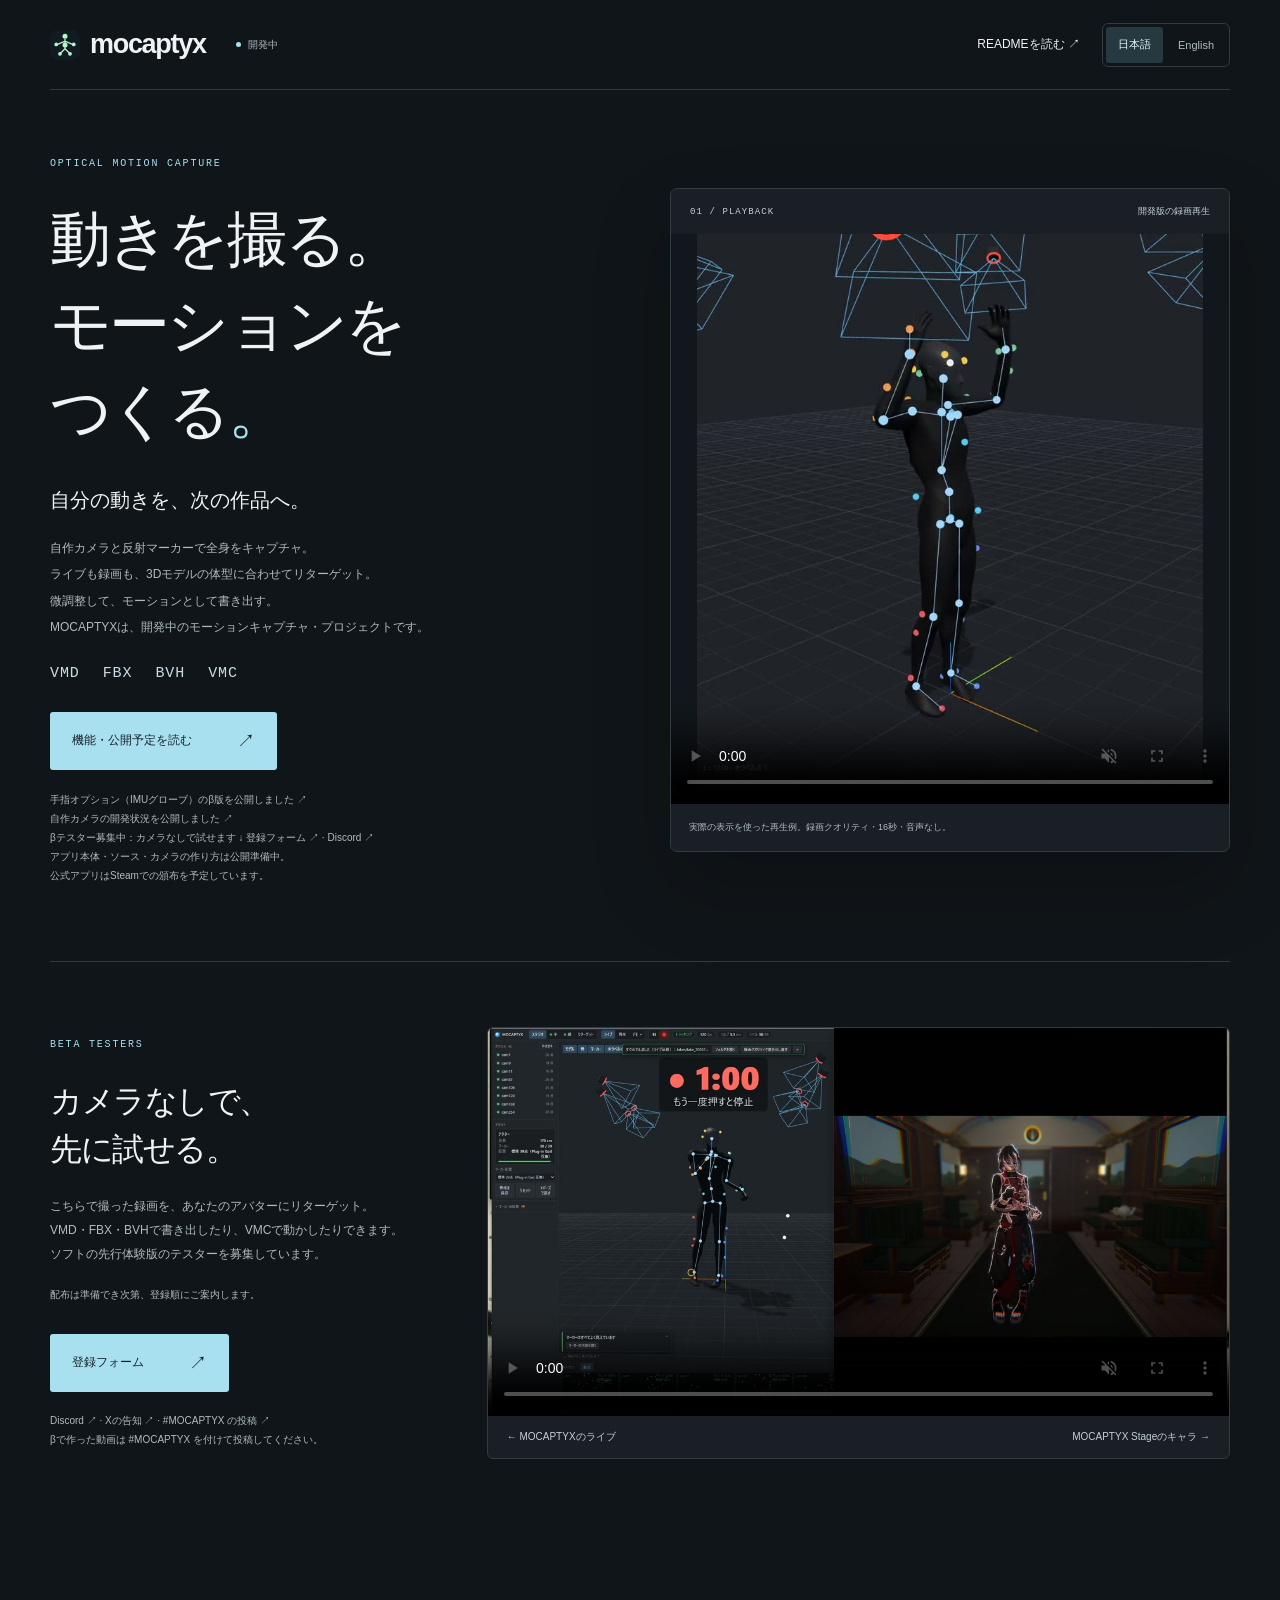
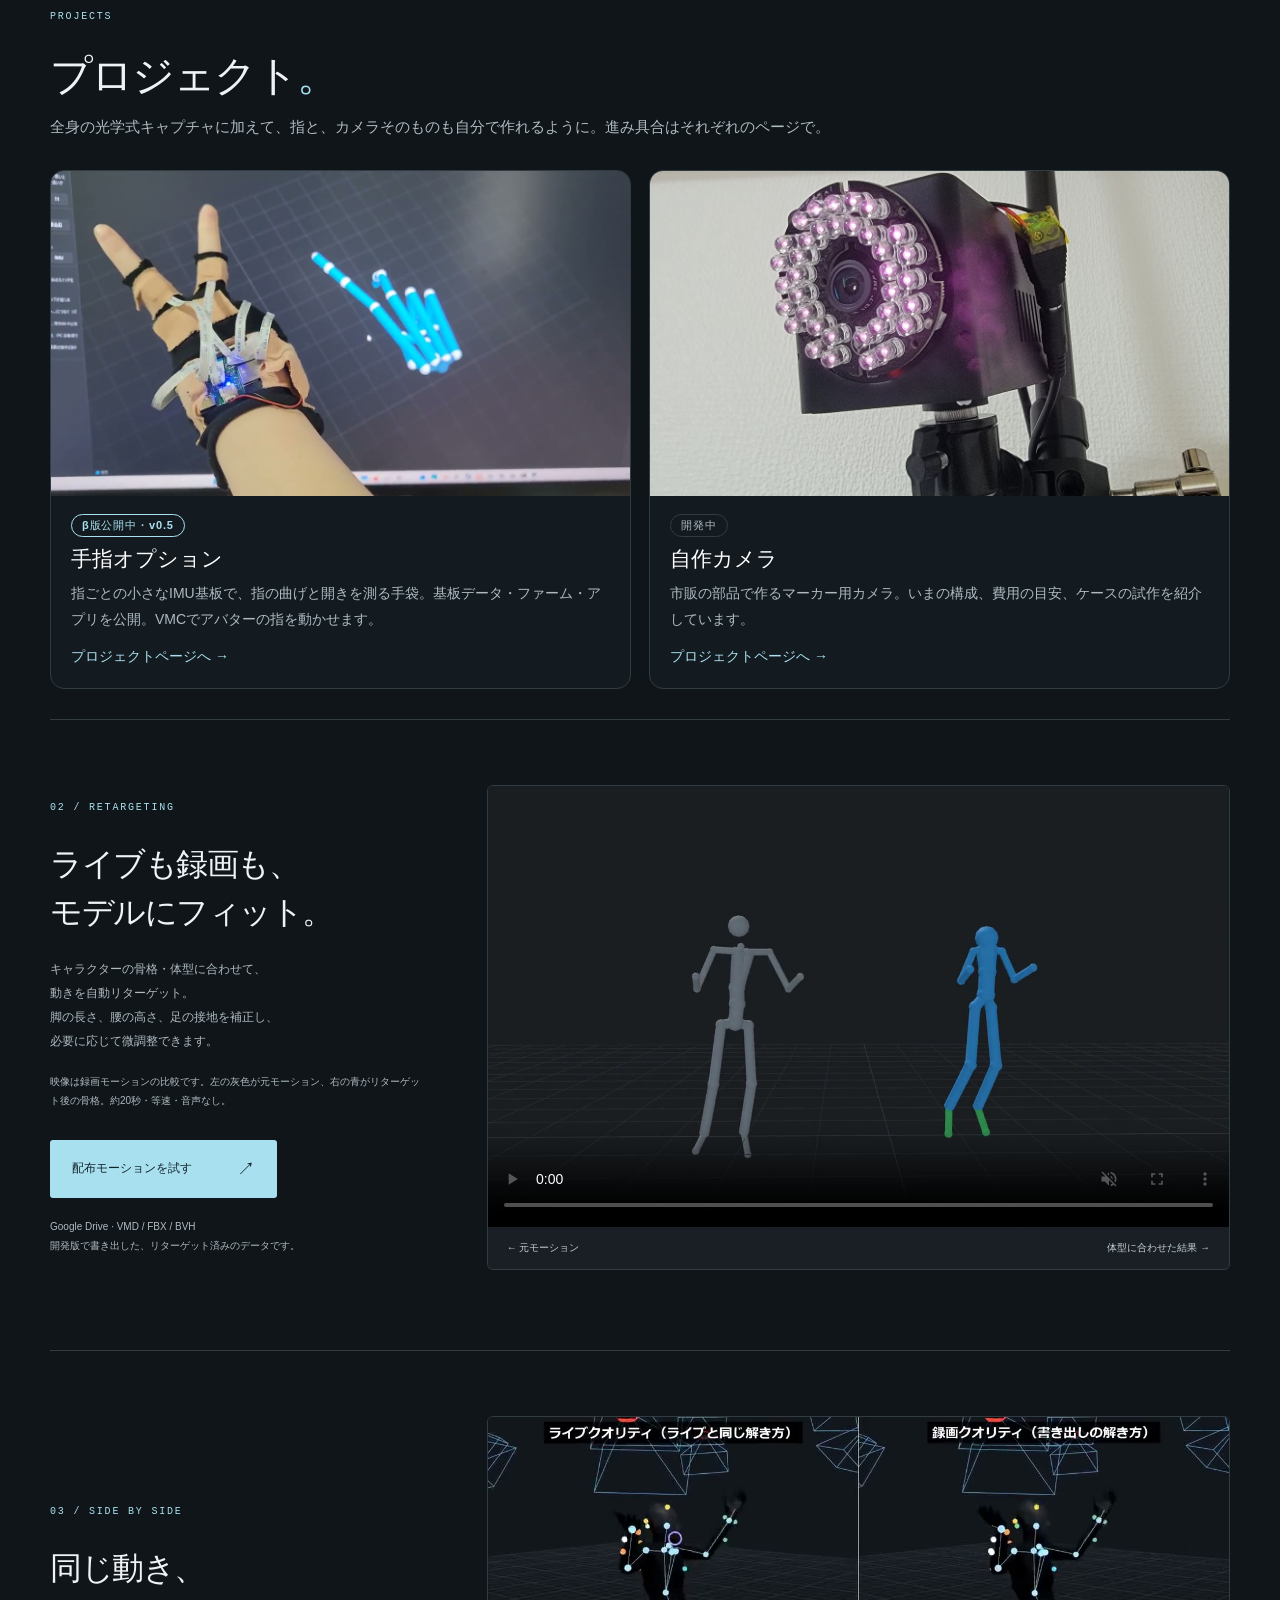
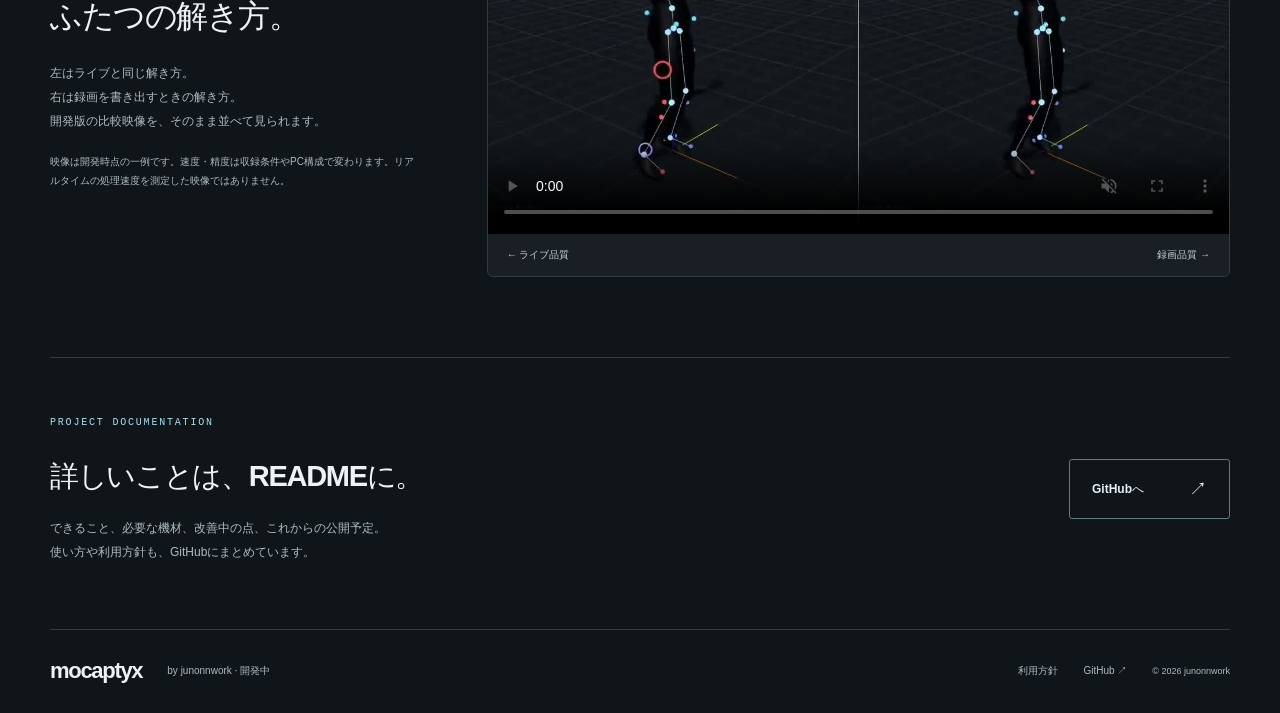
<file: docs/index.html>
<!doctype html>
<html lang="ja">
<head>
<meta charset="utf-8"><meta name="viewport" content="width=device-width, initial-scale=1"><meta name="theme-color" content="#101519">
<title>MOCAPTYX — 動きを撮る。モーションをつくる。</title>
<meta name="description" content="自作カメラと反射マーカーによる光学式モーションキャプチャ。MOCAPTYXの開発版の動き、体型に合わせるリターゲット、ライブ品質・録画品質の比較をご紹介します。機能や公開予定はGitHubのREADMEへ。">
<meta property="og:title" content="MOCAPTYX — 動きを撮る。モーションをつくる。"><meta property="og:description" content="光学式モーションキャプチャ・プロジェクト。実際の再生映像と開発状況。"><meta property="og:type" content="website">
<link rel="canonical" href="https://junonnwork.github.io/mocaptyx/">
<link rel="alternate" hreflang="ja" href="https://junonnwork.github.io/mocaptyx/"><link rel="alternate" hreflang="en" href="https://junonnwork.github.io/mocaptyx/en.html"><link rel="alternate" hreflang="x-default" href="https://junonnwork.github.io/mocaptyx/">
<link rel="icon" href="assets/mark.svg" type="image/svg+xml"><link rel="stylesheet" href="motion.css?v=20261015-en">
<link rel="stylesheet" href="project.css?v=20261021">
</head>
<body>
<a class="skip" href="#main">本文へ移動</a>
<header class="wrap"><a class="brand" href="index.html"><img src="assets/mark.svg" width="30" height="30" alt="">mocaptyx</a><span class="status"><i></i> 開発中</span><div class="header-links"><a class="repo-link" href="https://github.com/junonnwork/mocaptyx">READMEを読む ↗</a><nav class="language-switch" aria-label="表示言語"><a href="index.html" lang="ja" hreflang="ja" aria-current="page" data-language-link>日本語</a><a href="en.html" lang="en" hreflang="en" data-language-link>English</a></nav></div></header>
<main id="main">
<section class="hero wrap">
<div class="hero-copy"><p class="eyebrow">OPTICAL MOTION CAPTURE</p><h1>動きを撮る。<br>モーションを<br>つくる<span>。</span></h1><p class="lead">自分の動きを、次の作品へ。</p><p class="description">自作カメラと反射マーカーで全身をキャプチャ。<br>ライブも録画も、3Dモデルの体型に合わせてリターゲット。<br>微調整して、モーションとして書き出す。<br>MOCAPTYXは、開発中のモーションキャプチャ・プロジェクトです。</p><div class="formats" aria-label="対応出力形式"><span>VMD</span><span>FBX</span><span>BVH</span><span>VMC</span></div><a class="button" href="https://github.com/junonnwork/mocaptyx">機能・公開予定を読む <span aria-hidden="true">↗</span></a><p class="release-note"><a href="hand.html">手指オプション（IMUグローブ）のβ版を公開しました ↗</a><br><a href="camera.html">自作カメラの開発状況を公開しました ↗</a><br><a href="#beta">βテスター募集中：カメラなしで試せます ↓</a> <a href="https://forms.gle/EnTDDLQHy5YLFY2c7">登録フォーム ↗</a> · <a href="https://discord.gg/qUdTBeSRC">Discord ↗</a><br>アプリ本体・ソース・カメラの作り方は公開準備中。<br>公式アプリはSteamでの頒布を予定しています。</p></div>
<figure class="motion-card"><div class="video-top"><span>01 / PLAYBACK</span><span>開発版の録画再生</span></div><video id="playback" controls playsinline muted preload="metadata" poster="assets/capture-playback.jpg" width="720" height="810" aria-label="黒スーツによる録画再生の例。16秒、音声なし。"><source src="assets/capture-playback.mp4" type="video/mp4"><p>動画を再生できません。<a href="assets/capture-playback.mp4">MP4を開く</a></p></video><figcaption>実際の表示を使った再生例。録画クオリティ・16秒・音声なし。</figcaption></figure>
</section>
<section class="comparison wrap" id="beta"><div class="comparison-copy"><p class="eyebrow">BETA TESTERS</p><h2>カメラなしで、<br>先に試せる。</h2><p>こちらで撮った録画を、あなたのアバターにリターゲット。<br>VMD・FBX・BVHで書き出したり、VMCで動かしたりできます。<br>ソフトの先行体験版のテスターを募集しています。</p><p class="fine">配布は準備でき次第、登録順にご案内します。</p><a class="button" href="https://forms.gle/EnTDDLQHy5YLFY2c7">登録フォーム <span aria-hidden="true">↗</span></a><p class="fine"><a href="https://discord.gg/qUdTBeSRC">Discord ↗</a> · <a href="https://x.com/non_shopppp/status/2112773021589246366">Xの告知 ↗</a> · <a href="https://x.com/hashtag/MOCAPTYX">#MOCAPTYX の投稿 ↗</a><br>βで作った動画は #MOCAPTYX を付けて投稿してください。</p></div><figure class="comparison-video"><video id="beta-video" controls playsinline muted preload="metadata" poster="assets/beta-live-stage.jpg" width="1920" height="1004" aria-label="左がMOCAPTYXのライブ表示、右がMOCAPTYX Stageでリアルタイムに動くキャラクター。30秒、音声なし。"><source src="assets/beta-live-stage.mp4" type="video/mp4"><p>動画を再生できません。<a href="assets/beta-live-stage.mp4">MP4を開く</a></p></video><figcaption><span>← MOCAPTYXのライブ</span><span>MOCAPTYX Stageのキャラ →</span></figcaption></figure></section>
<section class="projects wrap" id="projects"><p class="eyebrow">PROJECTS</p><h2>プロジェクト<span>。</span></h2>
<p class="lead">全身の光学式キャプチャに加えて、指と、カメラそのものも自分で作れるように。進み具合はそれぞれのページで。</p>
<div class="project-cards">
<a class="project-card" href="hand.html"><img src="assets/hand-demo.jpg" alt="IMUグローブを着けた手と、HandCaptureの画面の手" loading="lazy"><div class="body"><span class="badge">β版公開中 · v0.5</span><h3>手指オプション</h3><p>指ごとの小さなIMU基板で、指の曲げと開きを測る手袋。基板データ・ファーム・アプリを公開。VMCでアバターの指を動かせます。</p><span class="more">プロジェクトページへ →</span></div></a>
<a class="project-card" href="camera.html"><img src="assets/camera-on-pole.jpg" alt="ポールに取り付けた自作カメラ" loading="lazy"><div class="body"><span class="badge dev">開発中</span><h3>自作カメラ</h3><p>市販の部品で作るマーカー用カメラ。いまの構成、費用の目安、ケースの試作を紹介しています。</p><span class="more">プロジェクトページへ →</span></div></a>
</div></section>
<section class="comparison wrap" id="retarget"><div class="comparison-copy"><p class="eyebrow">02 / RETARGETING</p><h2>ライブも録画も、<br>モデルにフィット。</h2><p>キャラクターの骨格・体型に合わせて、<br>動きを自動リターゲット。<br>脚の長さ、腰の高さ、足の接地を補正し、<br>必要に応じて微調整できます。</p><p class="fine">映像は録画モーションの比較です。左の灰色が元モーション、右の青がリターゲット後の骨格。約20秒・等速・音声なし。</p><a class="button" href="https://drive.google.com/drive/folders/1ADxN_OLeBSA81Pd95DQ9nzIN-Sr-NAs0?usp=sharing">配布モーションを試す <span aria-hidden="true">↗</span></a><p class="fine">Google Drive · VMD / FBX / BVH<br>開発版で書き出した、リターゲット済みのデータです。</p></div><figure class="comparison-video"><video id="retarget-video" controls playsinline muted preload="metadata" poster="assets/retarget-preview.jpg" width="1280" height="762" aria-label="録画モーションのリターゲット比較。左の灰色が元モーション、右の青が体型に合わせた結果。約20秒、等速、音声なし。"><source src="assets/retarget-preview.mp4" type="video/mp4"><p>動画を再生できません。<a href="assets/retarget-preview.mp4">MP4を開く</a></p></video><figcaption><span>← 元モーション</span><span>体型に合わせた結果 →</span></figcaption></figure></section>
<section class="comparison wrap" id="comparison"><div class="comparison-copy"><p class="eyebrow">03 / SIDE BY SIDE</p><h2>同じ動き、<br>ふたつの解き方。</h2><p>左はライブと同じ解き方。<br>右は録画を書き出すときの解き方。<br>開発版の比較映像を、そのまま並べて見られます。</p><p class="fine">映像は開発時点の一例です。速度・精度は収録条件やPC構成で変わります。リアルタイムの処理速度を測定した映像ではありません。</p></div><figure class="comparison-video"><video id="comparison-video" controls playsinline muted preload="metadata" poster="assets/capture-comparison.jpg" width="1280" height="720" aria-label="ライブ品質と録画品質の比較。左がライブ、右が録画。約26秒、音声なし。"><source src="assets/capture-comparison.mp4" type="video/mp4"><p>動画を再生できません。<a href="assets/capture-comparison.mp4">MP4を開く</a></p></video><figcaption><span>← ライブ品質</span><span>録画品質 →</span></figcaption></figure></section>
<section class="read-more wrap"><div><p class="eyebrow">PROJECT DOCUMENTATION</p><h2>詳しいことは、READMEに。</h2><p>できること、必要な機材、改善中の点、これからの公開予定。<br>使い方や利用方針も、GitHubにまとめています。</p></div><a class="button secondary" href="https://github.com/junonnwork/mocaptyx">GitHubへ <span aria-hidden="true">↗</span></a></section>
</main>
<footer class="wrap"><a class="brand" href="index.html">mocaptyx</a><p>by junonnwork · 開発中</p><a href="licensing.html">利用方針</a><a href="https://github.com/junonnwork/mocaptyx">GitHub ↗</a><span>© 2026 junonnwork</span></footer>
<script src="motion.js?v=20261015-en" defer></script>
</body></html>
</file>
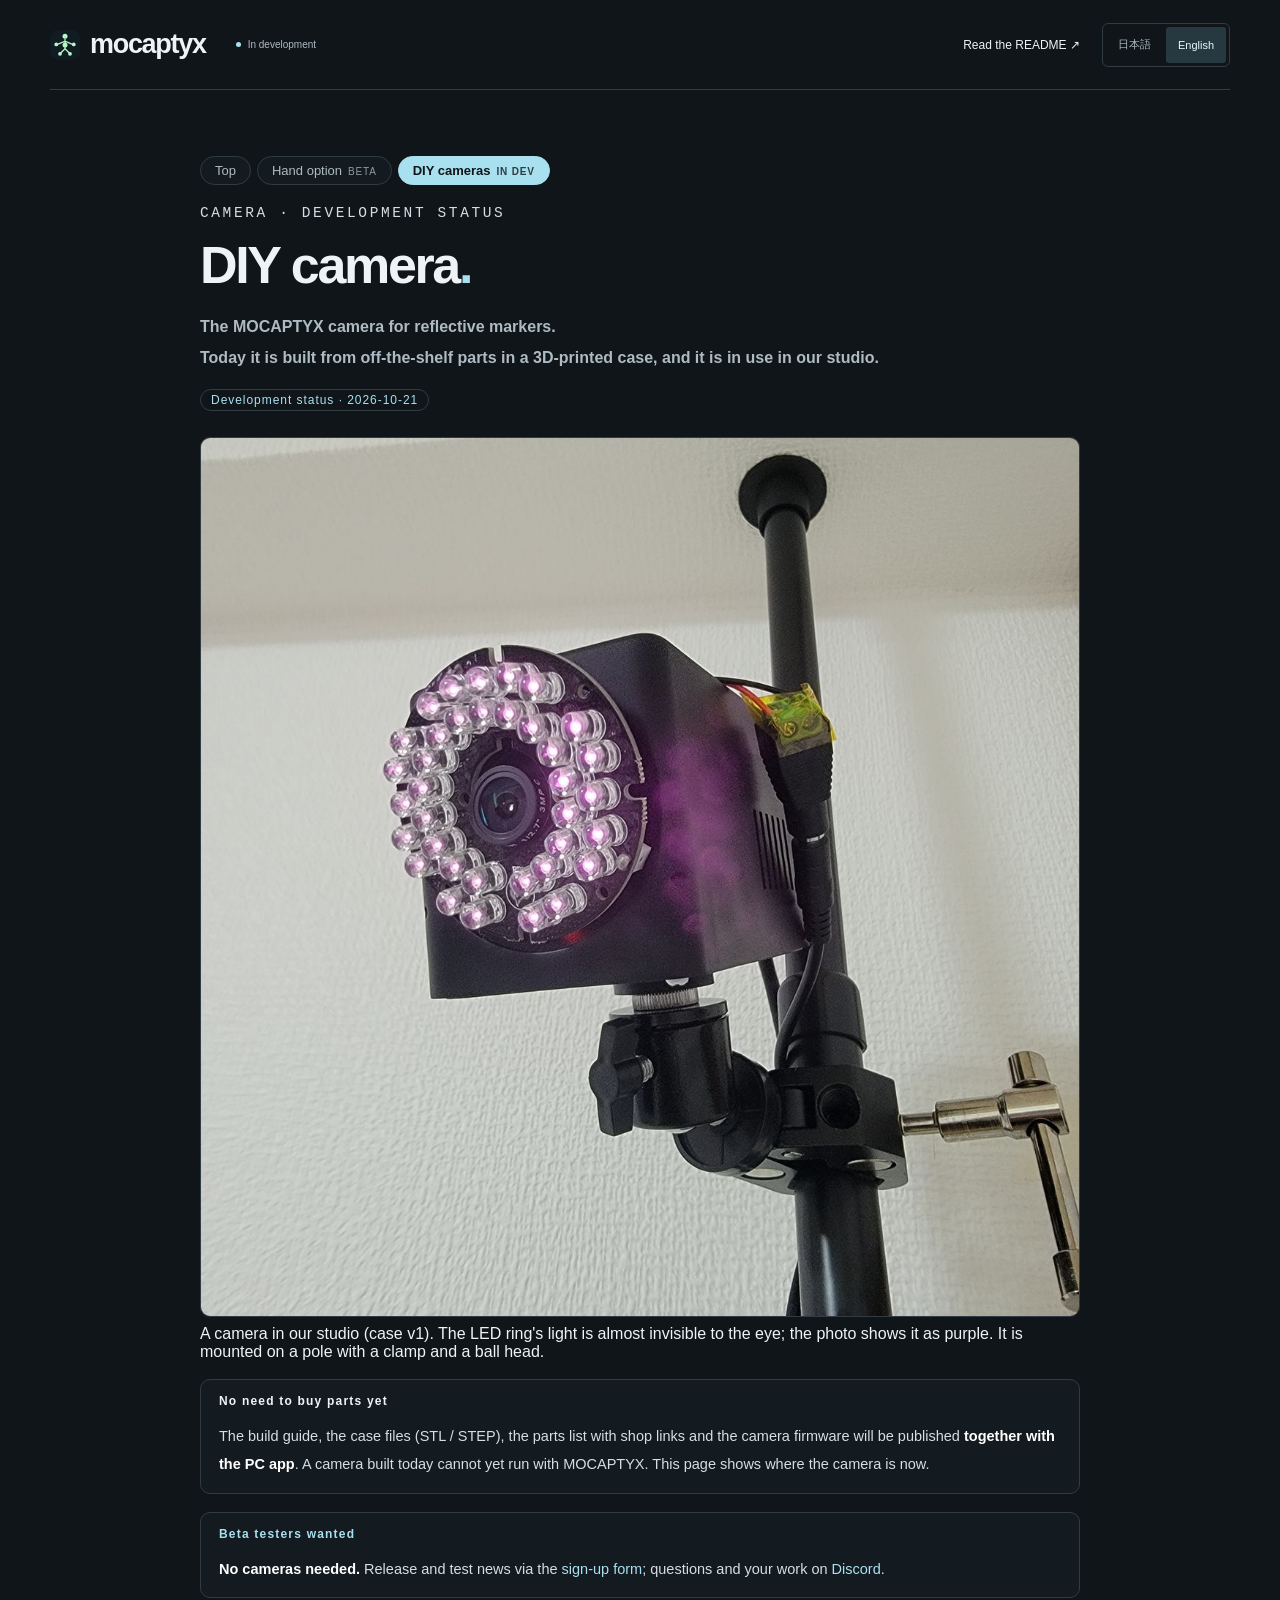
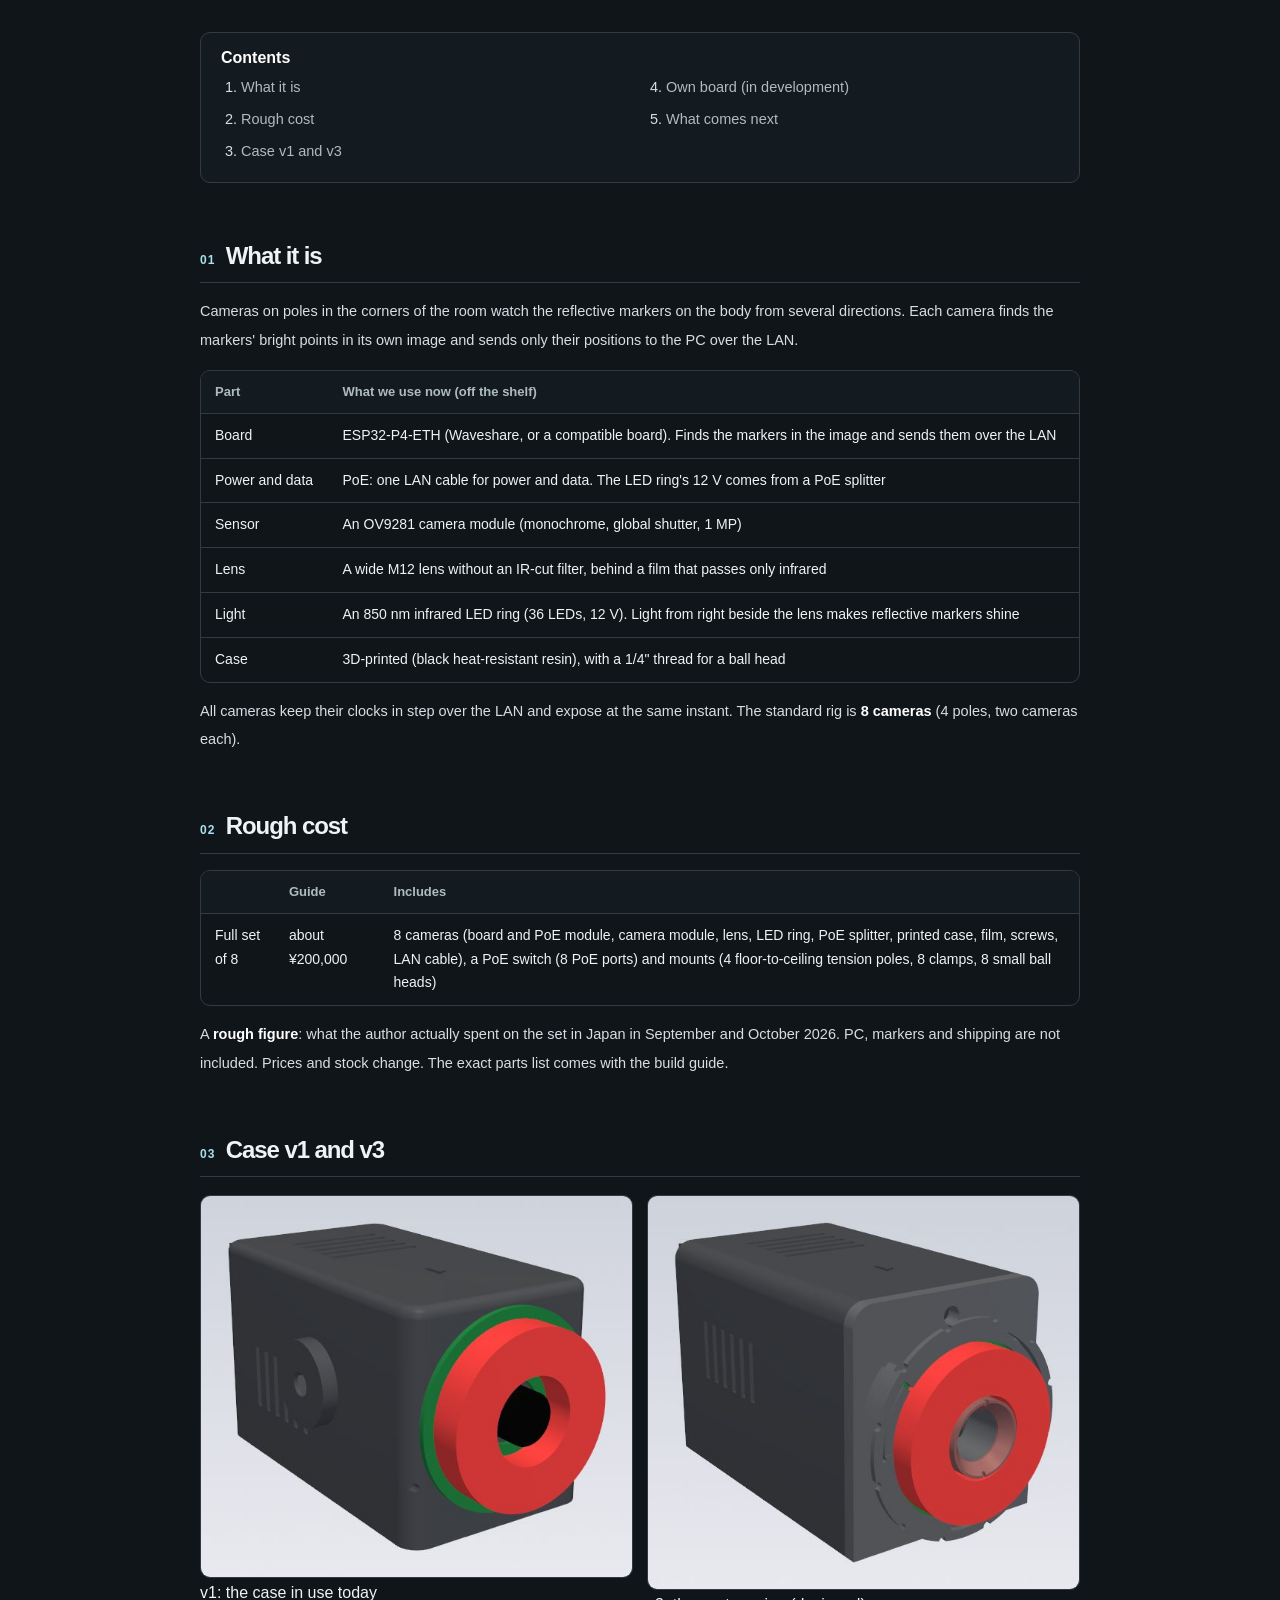
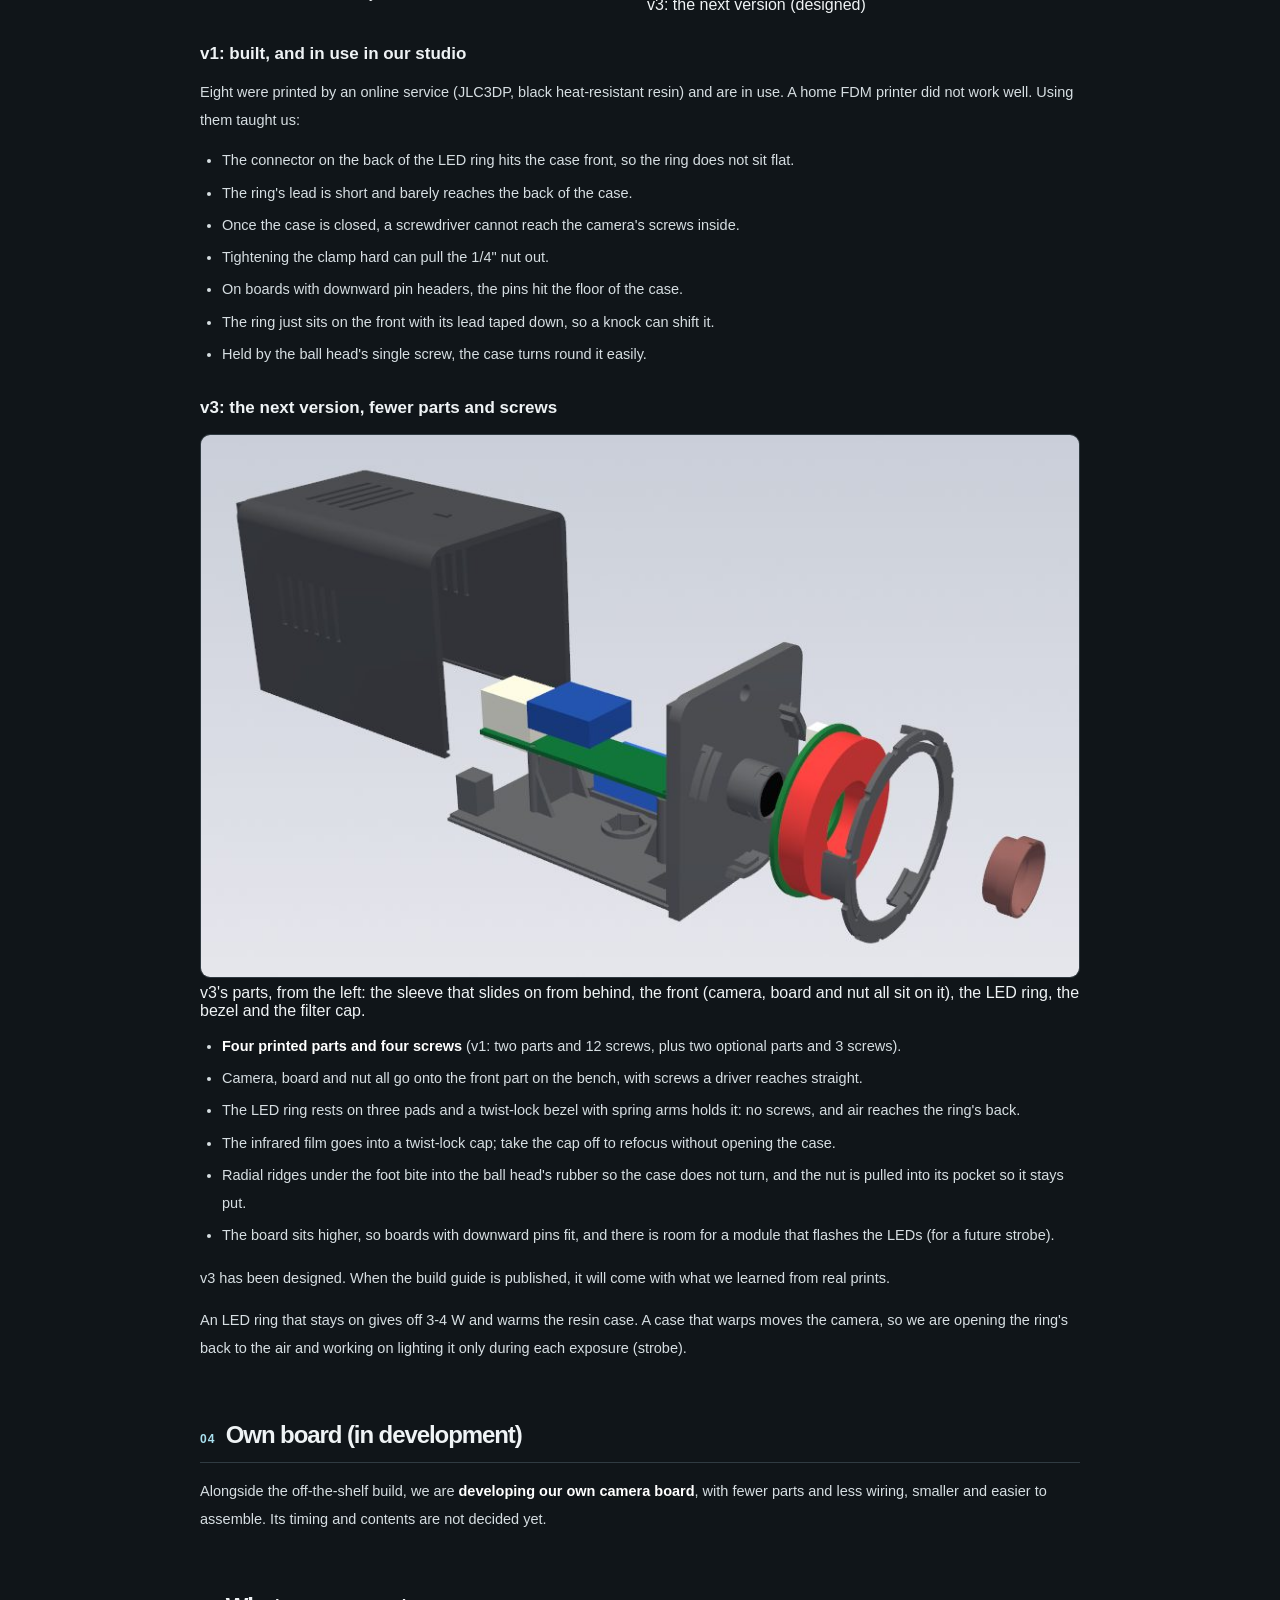
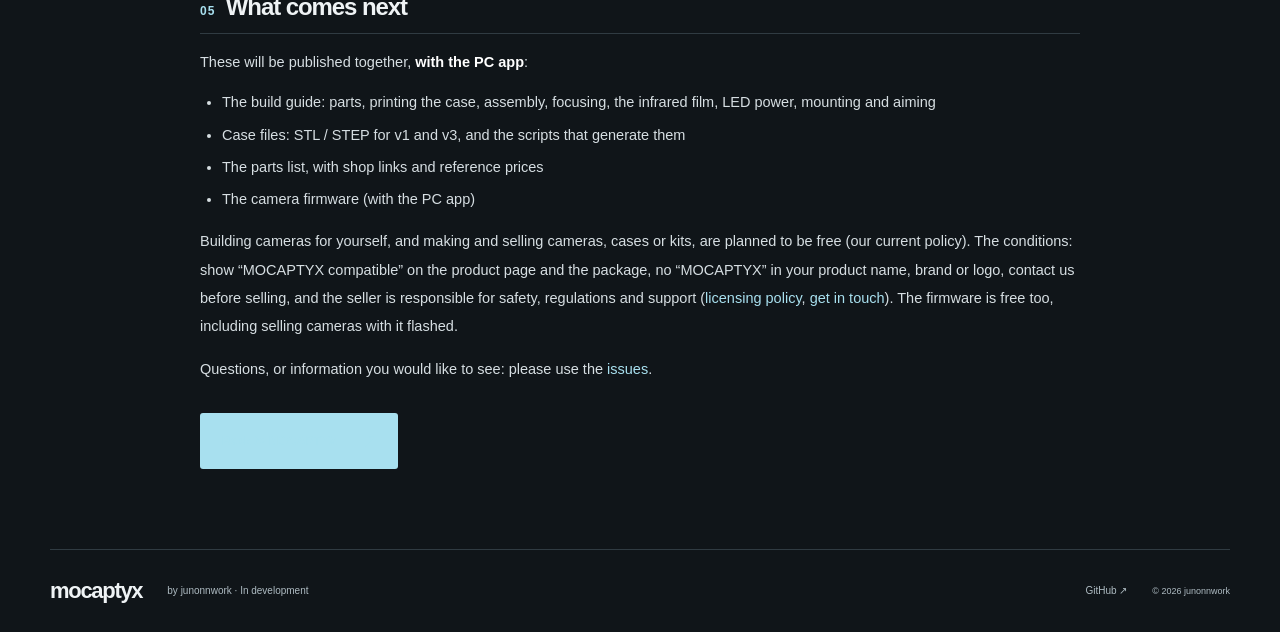
<file: docs/camera-en.html>
<!doctype html>
<html lang="en">
<head>
<meta charset="utf-8"><meta name="viewport" content="width=device-width, initial-scale=1"><meta name="theme-color" content="#101519">
<title>DIY camera status — MOCAPTYX</title>
<meta name="description" content="Development status of the MOCAPTYX marker camera: built from off-the-shelf parts (ESP32-P4-ETH, OV9281, 850 nm LED ring, PoE) in a 3D-printed case, v1 and v3, with a rough cost. Build guide and data come with the PC app.">
<link rel="canonical" href="https://junonnwork.github.io/mocaptyx/camera-en.html"><link rel="alternate" hreflang="ja" href="https://junonnwork.github.io/mocaptyx/camera.html"><link rel="alternate" hreflang="en" href="https://junonnwork.github.io/mocaptyx/camera-en.html">
<link rel="icon" href="assets/mark.svg" type="image/svg+xml"><link rel="stylesheet" href="motion.css?v=20261015-en"><link rel="stylesheet" href="guide.css?v=20261021">
<link rel="stylesheet" href="project.css?v=20261021">
</head>
<body>
<a class="skip" href="#main">Skip to content</a>
<header class="wrap"><a class="brand" href="en.html"><img src="assets/mark.svg" width="30" height="30" alt="">mocaptyx</a><span class="status"><i></i> In development</span><div class="header-links"><a class="repo-link" href="https://github.com/junonnwork/mocaptyx/blob/main/README.en.md">Read the README ↗</a><nav class="language-switch" aria-label="Language"><a href="camera.html" lang="ja" hreflang="ja" data-language-link>日本語</a><a href="camera-en.html" lang="en" hreflang="en" aria-current="page" data-language-link>English</a></nav></div></header>
<main id="main" class="guide wrap">
<nav class="project-nav" aria-label="Projects"><a href="en.html">Top</a><a href="hand-en.html">Hand option<span class="tag">BETA</span></a><a href="camera-en.html" aria-current="page">DIY cameras<span class="tag">IN DEV</span></a></nav>
<p class="eyebrow">CAMERA · DEVELOPMENT STATUS</p>
<h1>DIY camera<span>.</span></h1>
<p class="lead">The MOCAPTYX camera for reflective markers.<br>Today it is built from off-the-shelf parts in a 3D-printed case, and it is in use in our studio.</p>
<span class="version">Development status · 2026-10-21</span>

<figure style="margin:26px 0 0"><img src="assets/camera-on-pole.jpg" width="1200" height="1200" alt="A camera in a black 3D-printed case, its ring of 36 850 nm LEDs lit around an M12 lens, mounted with a clamp and a small ball head on a floor-to-ceiling pole" style="width:100%;height:auto;border-radius:10px;border:1px solid var(--line)">
<figcaption class="fine" style="margin-top:8px">A camera in our studio (case v1). The LED ring's light is almost invisible to the eye; the photo shows it as purple. It is mounted on a pole with a clamp and a ball head.</figcaption></figure>

<div class="note"><span class="label">No need to buy parts yet</span><p>The build guide, the case files (STL / STEP), the parts list with shop links and the camera firmware will be published <strong>together with the PC app</strong>. A camera built today cannot yet run with MOCAPTYX. This page shows where the camera is now.</p></div>

<div class="tip"><span class="label">Beta testers wanted</span><p><strong>No cameras needed.</strong> Release and test news via the <a href="https://forms.gle/EnTDDLQHy5YLFY2c7">sign-up form</a>; questions and your work on <a href="https://discord.gg/qUdTBeSRC">Discord</a>.</p></div>

<nav class="toc" aria-label="Contents"><strong>Contents</strong><ol>
<li><a href="#what">What it is</a></li><li><a href="#cost">Rough cost</a></li><li><a href="#case">Case v1 and v3</a></li>
<li><a href="#board">Own board (in development)</a></li><li><a href="#next">What comes next</a></li>
</ol></nav>

<section id="what"><h2><small>01</small>What it is</h2>
<p>Cameras on poles in the corners of the room watch the reflective markers on the body from several directions. Each camera finds the markers' bright points in its own image and sends only their positions to the PC over the LAN.</p>
<div class="table"><table>
<tr><th>Part</th><th>What we use now (off the shelf)</th></tr>
<tr><td>Board</td><td>ESP32-P4-ETH (Waveshare, or a compatible board). Finds the markers in the image and sends them over the LAN</td></tr>
<tr><td>Power and data</td><td>PoE: one LAN cable for power and data. The LED ring's 12 V comes from a PoE splitter</td></tr>
<tr><td>Sensor</td><td>An OV9281 camera module (monochrome, global shutter, 1 MP)</td></tr>
<tr><td>Lens</td><td>A wide M12 lens without an IR-cut filter, behind a film that passes only infrared</td></tr>
<tr><td>Light</td><td>An 850 nm infrared LED ring (36 LEDs, 12 V). Light from right beside the lens makes reflective markers shine</td></tr>
<tr><td>Case</td><td>3D-printed (black heat-resistant resin), with a 1/4" thread for a ball head</td></tr>
</table></div>
<p>All cameras keep their clocks in step over the LAN and expose at the same instant. The standard rig is <strong>8 cameras</strong> (4 poles, two cameras each).</p>
</section>

<section id="cost"><h2><small>02</small>Rough cost</h2>
<div class="table"><table>
<tr><th></th><th>Guide</th><th>Includes</th></tr>
<tr><td>Full set of 8</td><td>about ¥200,000</td><td>8 cameras (board and PoE module, camera module, lens, LED ring, PoE splitter, printed case, film, screws, LAN cable), a PoE switch (8 PoE ports) and mounts (4 floor-to-ceiling tension poles, 8 clamps, 8 small ball heads)</td></tr>
</table></div>
<p class="fine">A <strong>rough figure</strong>: what the author actually spent on the set in Japan in September and October 2026. PC, markers and shipping are not included. Prices and stock change. The exact parts list comes with the build guide.</p>
</section>

<section id="case"><h2><small>03</small>Case v1 and v3</h2>
<div style="display:grid;grid-template-columns:repeat(auto-fit,minmax(240px,1fr));gap:14px;margin-top:18px">
<figure style="margin:0"><img src="assets/camera-case-v1.jpg" width="577" height="510" alt="Case v1: a box with the LED ring on its front" style="width:100%;height:auto;border-radius:10px;border:1px solid var(--line);background:#e6e8ec"><figcaption class="fine" style="margin-top:6px">v1: the case in use today</figcaption></figure>
<figure style="margin:0"><img src="assets/camera-case-v3.jpg" width="581" height="529" alt="Case v3: a twist-lock bezel holds the LED ring on the front" style="width:100%;height:auto;border-radius:10px;border:1px solid var(--line);background:#e6e8ec"><figcaption class="fine" style="margin-top:6px">v3: the next version (designed)</figcaption></figure>
</div>

<h3>v1: built, and in use in our studio</h3>
<p>Eight were printed by an online service (JLC3DP, black heat-resistant resin) and are in use. A home FDM printer did not work well. Using them taught us:</p>
<ul>
<li>The connector on the back of the LED ring hits the case front, so the ring does not sit flat.</li>
<li>The ring's lead is short and barely reaches the back of the case.</li>
<li>Once the case is closed, a screwdriver cannot reach the camera's screws inside.</li>
<li>Tightening the clamp hard can pull the 1/4" nut out.</li>
<li>On boards with downward pin headers, the pins hit the floor of the case.</li>
<li>The ring just sits on the front with its lead taped down, so a knock can shift it.</li>
<li>Held by the ball head's single screw, the case turns round it easily.</li>
</ul>

<h3>v3: the next version, fewer parts and screws</h3>
<figure style="margin:16px 0 0"><img src="assets/camera-case-v3-parts.jpg" width="916" height="565" alt="Exploded view of case v3: the sleeve that slides on from behind, the front that carries the camera and board, the LED ring, the bezel and the filter cap" style="width:100%;height:auto;border-radius:10px;border:1px solid var(--line);background:#e6e8ec">
<figcaption class="fine" style="margin-top:6px">v3's parts, from the left: the sleeve that slides on from behind, the front (camera, board and nut all sit on it), the LED ring, the bezel and the filter cap.</figcaption></figure>
<ul>
<li><strong>Four printed parts and four screws</strong> (v1: two parts and 12 screws, plus two optional parts and 3 screws).</li>
<li>Camera, board and nut all go onto the front part on the bench, with screws a driver reaches straight.</li>
<li>The LED ring rests on three pads and a twist-lock bezel with spring arms holds it: no screws, and air reaches the ring's back.</li>
<li>The infrared film goes into a twist-lock cap; take the cap off to refocus without opening the case.</li>
<li>Radial ridges under the foot bite into the ball head's rubber so the case does not turn, and the nut is pulled into its pocket so it stays put.</li>
<li>The board sits higher, so boards with downward pins fit, and there is room for a module that flashes the LEDs (for a future strobe).</li>
</ul>
<p>v3 has been designed. When the build guide is published, it will come with what we learned from real prints.</p>
<p class="fine">An LED ring that stays on gives off 3-4 W and warms the resin case. A case that warps moves the camera, so we are opening the ring's back to the air and working on lighting it only during each exposure (strobe).</p>
</section>

<section id="board"><h2><small>04</small>Own board (in development)</h2>
<p>Alongside the off-the-shelf build, we are <strong>developing our own camera board</strong>, with fewer parts and less wiring, smaller and easier to assemble. Its timing and contents are not decided yet.</p>
</section>

<section id="next"><h2><small>05</small>What comes next</h2>
<p>These will be published together, <strong>with the PC app</strong>:</p>
<ul>
<li>The build guide: parts, printing the case, assembly, focusing, the infrared film, LED power, mounting and aiming</li>
<li>Case files: STL / STEP for v1 and v3, and the scripts that generate them</li>
<li>The parts list, with shop links and reference prices</li>
<li>The camera firmware (with the PC app)</li>
</ul>
<p>Building cameras for yourself, and making and selling cameras, cases or kits, are planned to be free (our current policy). The conditions: show “MOCAPTYX compatible” on the product page and the package, no “MOCAPTYX” in your product name, brand or logo, contact us before selling, and the seller is responsible for safety, regulations and support (<a href="licensing-en.html">licensing policy</a>, <a href="mailto:junonn.work@gmail.com">get in touch</a>). The firmware is free too, including selling cameras with it flashed.</p>
<p class="fine">Questions, or information you would like to see: please use the <a href="https://github.com/junonnwork/mocaptyx/issues">issues</a>.</p>
</section>

<a class="button" href="en.html">Back to MOCAPTYX <span aria-hidden="true">↗</span></a>
</main>
<footer class="wrap"><a class="brand" href="en.html">mocaptyx</a><p>by junonnwork · In development</p><a href="https://github.com/junonnwork/mocaptyx">GitHub ↗</a><span>© 2026 junonnwork</span></footer><script src="motion.js?v=20261015-en" defer></script>
</body></html>
</file>
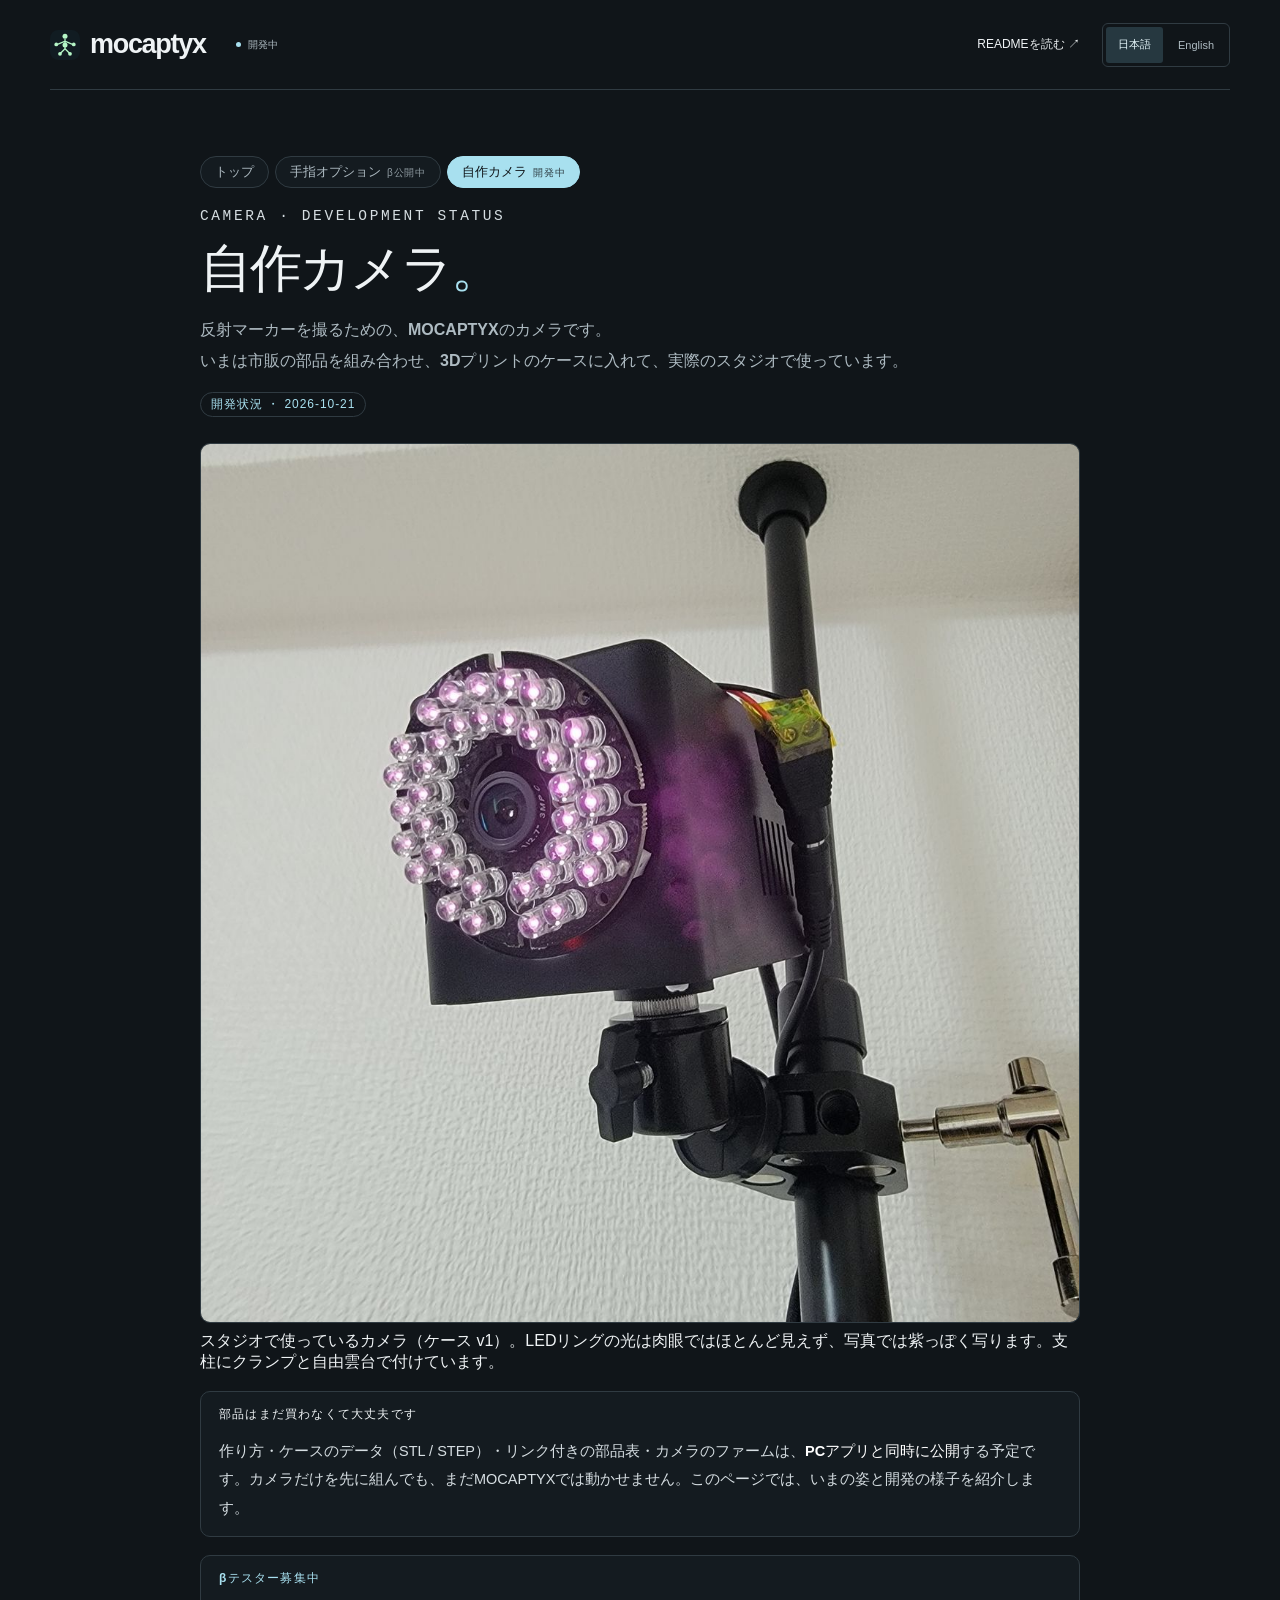
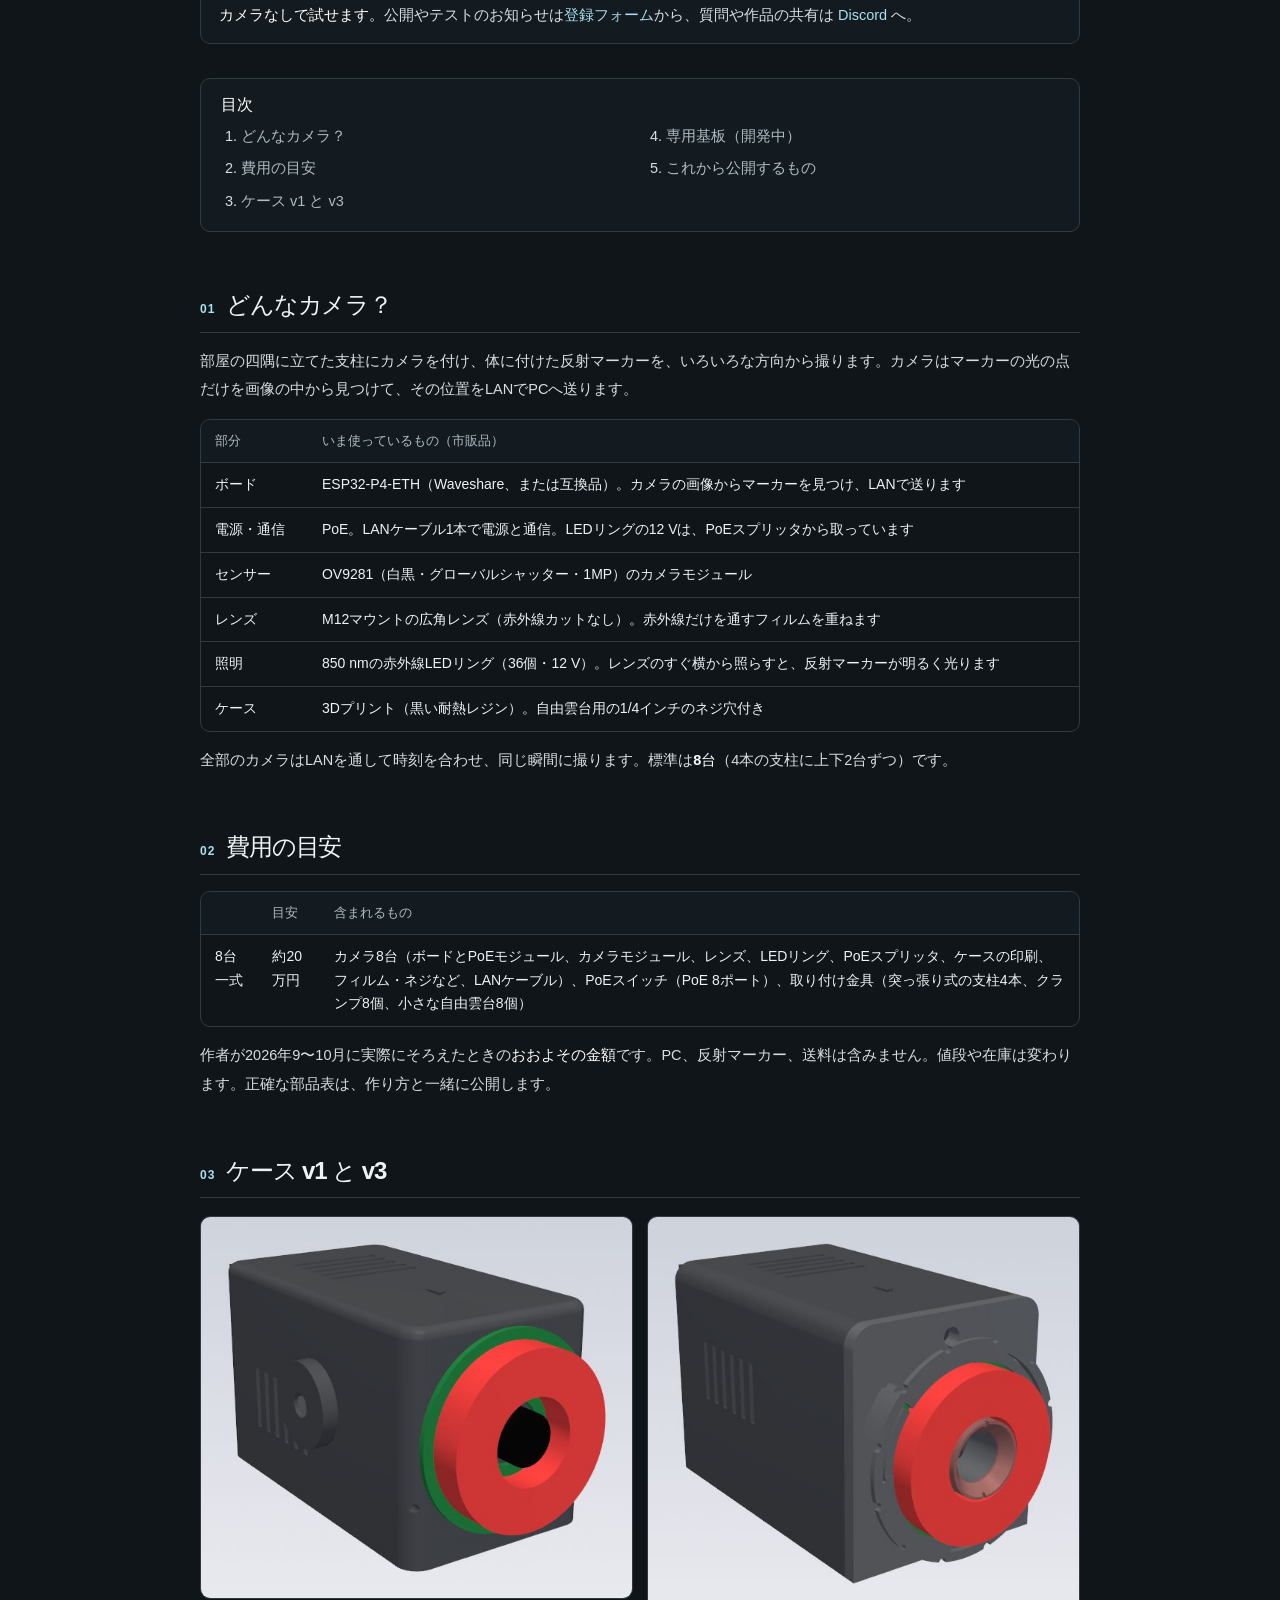
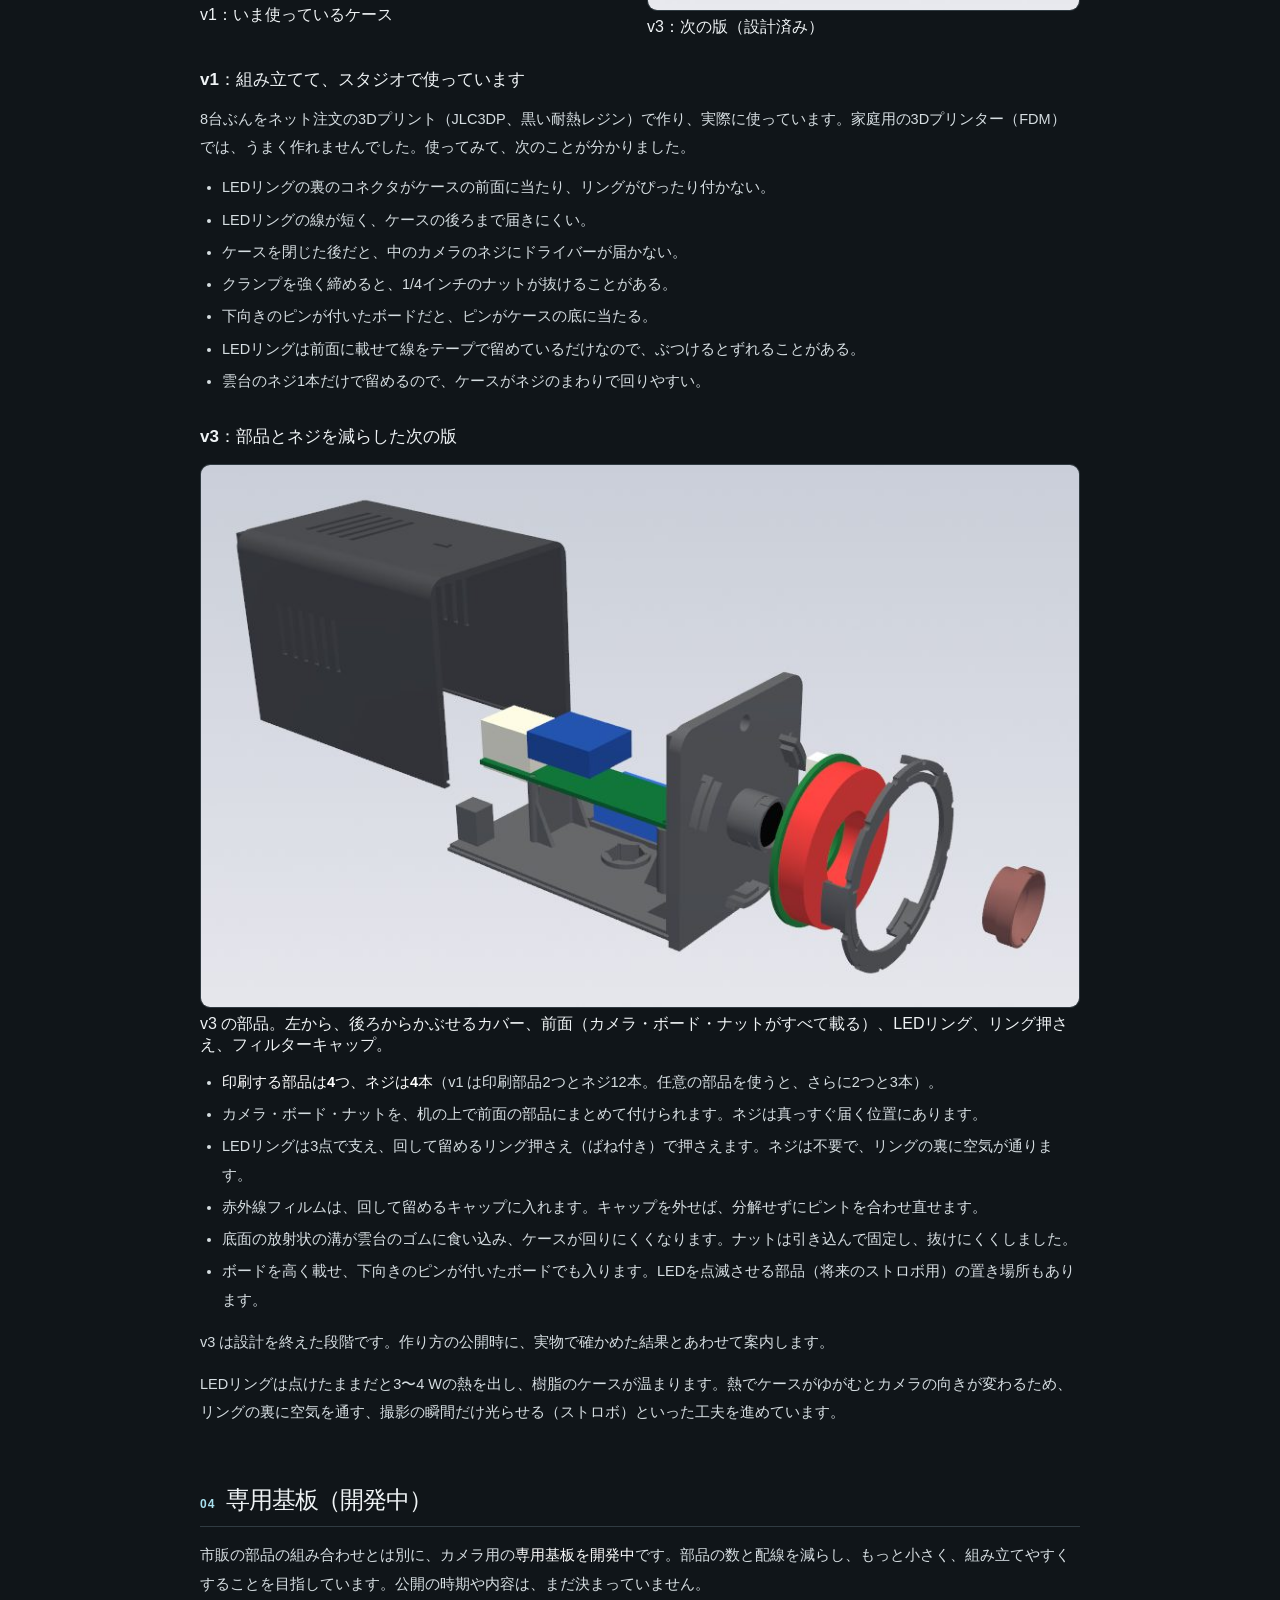
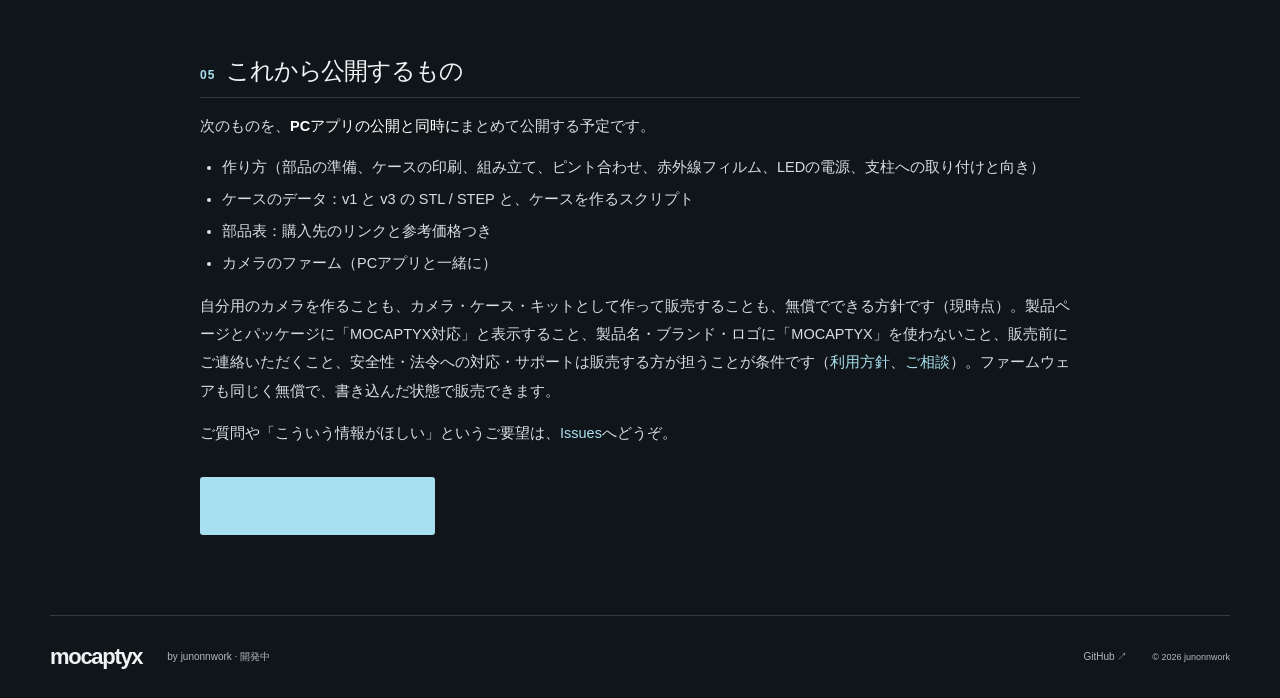
<file: docs/camera.html>
<!doctype html>
<html lang="ja">
<head>
<meta charset="utf-8"><meta name="viewport" content="width=device-width, initial-scale=1"><meta name="theme-color" content="#101519">
<title>自作カメラ 開発状況 — MOCAPTYX</title>
<meta name="description" content="MOCAPTYXのマーカー用カメラの開発状況。市販部品（ESP32-P4-ETH、OV9281、850 nm LEDリング、PoE）で作るカメラと、3Dプリントのケース v1・v3、費用の目安。作り方とデータはPCアプリと同時に公開予定です。">
<link rel="canonical" href="https://junonnwork.github.io/mocaptyx/camera.html"><link rel="alternate" hreflang="ja" href="https://junonnwork.github.io/mocaptyx/camera.html"><link rel="alternate" hreflang="en" href="https://junonnwork.github.io/mocaptyx/camera-en.html">
<link rel="icon" href="assets/mark.svg" type="image/svg+xml"><link rel="stylesheet" href="motion.css?v=20261015-en"><link rel="stylesheet" href="guide.css?v=20261021">
<link rel="stylesheet" href="project.css?v=20261021">
</head>
<body>
<a class="skip" href="#main">本文へ移動</a>
<header class="wrap"><a class="brand" href="index.html"><img src="assets/mark.svg" width="30" height="30" alt="">mocaptyx</a><span class="status"><i></i> 開発中</span><div class="header-links"><a class="repo-link" href="https://github.com/junonnwork/mocaptyx">READMEを読む ↗</a><nav class="language-switch" aria-label="表示言語"><a href="camera.html" lang="ja" hreflang="ja" aria-current="page" data-language-link>日本語</a><a href="camera-en.html" lang="en" hreflang="en" data-language-link>English</a></nav></div></header>
<main id="main" class="guide wrap">
<nav class="project-nav" aria-label="プロジェクト"><a href="index.html">トップ</a><a href="hand.html">手指オプション<span class="tag">β公開中</span></a><a href="camera.html" aria-current="page">自作カメラ<span class="tag">開発中</span></a></nav>
<p class="eyebrow">CAMERA · DEVELOPMENT STATUS</p>
<h1>自作カメラ<span>。</span></h1>
<p class="lead">反射マーカーを撮るための、MOCAPTYXのカメラです。<br>いまは市販の部品を組み合わせ、3Dプリントのケースに入れて、実際のスタジオで使っています。</p>
<span class="version">開発状況 ・ 2026-10-21</span>

<figure style="margin:26px 0 0"><img src="assets/camera-on-pole.jpg" width="1200" height="1200" alt="黒い3Dプリントのケースに入ったカメラ。前面で36個の850 nm LEDが光り、中央にM12レンズ。床から天井までの支柱に、クランプと小さな自由雲台で取り付けている" style="width:100%;height:auto;border-radius:10px;border:1px solid var(--line)">
<figcaption class="fine" style="margin-top:8px">スタジオで使っているカメラ（ケース v1）。LEDリングの光は肉眼ではほとんど見えず、写真では紫っぽく写ります。支柱にクランプと自由雲台で付けています。</figcaption></figure>

<div class="note"><span class="label">部品はまだ買わなくて大丈夫です</span><p>作り方・ケースのデータ（STL / STEP）・リンク付きの部品表・カメラのファームは、<strong>PCアプリと同時に公開</strong>する予定です。カメラだけを先に組んでも、まだMOCAPTYXでは動かせません。このページでは、いまの姿と開発の様子を紹介します。</p></div>

<div class="tip"><span class="label">βテスター募集中</span><p><strong>カメラなしで試せます。</strong>公開やテストのお知らせは<a href="https://forms.gle/EnTDDLQHy5YLFY2c7">登録フォーム</a>から、質問や作品の共有は <a href="https://discord.gg/qUdTBeSRC">Discord</a> へ。</p></div>

<nav class="toc" aria-label="目次"><strong>目次</strong><ol>
<li><a href="#what">どんなカメラ？</a></li><li><a href="#cost">費用の目安</a></li><li><a href="#case">ケース v1 と v3</a></li>
<li><a href="#board">専用基板（開発中）</a></li><li><a href="#next">これから公開するもの</a></li>
</ol></nav>

<section id="what"><h2><small>01</small>どんなカメラ？</h2>
<p>部屋の四隅に立てた支柱にカメラを付け、体に付けた反射マーカーを、いろいろな方向から撮ります。カメラはマーカーの光の点だけを画像の中から見つけて、その位置をLANでPCへ送ります。</p>
<div class="table"><table>
<tr><th>部分</th><th>いま使っているもの（市販品）</th></tr>
<tr><td>ボード</td><td>ESP32-P4-ETH（Waveshare、または互換品）。カメラの画像からマーカーを見つけ、LANで送ります</td></tr>
<tr><td>電源・通信</td><td>PoE。LANケーブル1本で電源と通信。LEDリングの12 Vは、PoEスプリッタから取っています</td></tr>
<tr><td>センサー</td><td>OV9281（白黒・グローバルシャッター・1MP）のカメラモジュール</td></tr>
<tr><td>レンズ</td><td>M12マウントの広角レンズ（赤外線カットなし）。赤外線だけを通すフィルムを重ねます</td></tr>
<tr><td>照明</td><td>850 nmの赤外線LEDリング（36個・12 V）。レンズのすぐ横から照らすと、反射マーカーが明るく光ります</td></tr>
<tr><td>ケース</td><td>3Dプリント（黒い耐熱レジン）。自由雲台用の1/4インチのネジ穴付き</td></tr>
</table></div>
<p>全部のカメラはLANを通して時刻を合わせ、同じ瞬間に撮ります。標準は<strong>8台</strong>（4本の支柱に上下2台ずつ）です。</p>
</section>

<section id="cost"><h2><small>02</small>費用の目安</h2>
<div class="table"><table>
<tr><th></th><th>目安</th><th>含まれるもの</th></tr>
<tr><td>8台一式</td><td>約20万円</td><td>カメラ8台（ボードとPoEモジュール、カメラモジュール、レンズ、LEDリング、PoEスプリッタ、ケースの印刷、フィルム・ネジなど、LANケーブル）、PoEスイッチ（PoE 8ポート）、取り付け金具（突っ張り式の支柱4本、クランプ8個、小さな自由雲台8個）</td></tr>
</table></div>
<p class="fine">作者が2026年9〜10月に実際にそろえたときの<strong>おおよその金額</strong>です。PC、反射マーカー、送料は含みません。値段や在庫は変わります。正確な部品表は、作り方と一緒に公開します。</p>
</section>

<section id="case"><h2><small>03</small>ケース v1 と v3</h2>
<div style="display:grid;grid-template-columns:repeat(auto-fit,minmax(240px,1fr));gap:14px;margin-top:18px">
<figure style="margin:0"><img src="assets/camera-case-v1.jpg" width="577" height="510" alt="ケース v1 の図。箱形のケースの前面にLEDリングが付いている" style="width:100%;height:auto;border-radius:10px;border:1px solid var(--line);background:#e6e8ec"><figcaption class="fine" style="margin-top:6px">v1：いま使っているケース</figcaption></figure>
<figure style="margin:0"><img src="assets/camera-case-v3.jpg" width="581" height="529" alt="ケース v3 の図。前面のLEDリングを、回して留めるリング押さえが固定している" style="width:100%;height:auto;border-radius:10px;border:1px solid var(--line);background:#e6e8ec"><figcaption class="fine" style="margin-top:6px">v3：次の版（設計済み）</figcaption></figure>
</div>

<h3>v1：組み立てて、スタジオで使っています</h3>
<p>8台ぶんをネット注文の3Dプリント（JLC3DP、黒い耐熱レジン）で作り、実際に使っています。家庭用の3Dプリンター（FDM）では、うまく作れませんでした。使ってみて、次のことが分かりました。</p>
<ul>
<li>LEDリングの裏のコネクタがケースの前面に当たり、リングがぴったり付かない。</li>
<li>LEDリングの線が短く、ケースの後ろまで届きにくい。</li>
<li>ケースを閉じた後だと、中のカメラのネジにドライバーが届かない。</li>
<li>クランプを強く締めると、1/4インチのナットが抜けることがある。</li>
<li>下向きのピンが付いたボードだと、ピンがケースの底に当たる。</li>
<li>LEDリングは前面に載せて線をテープで留めているだけなので、ぶつけるとずれることがある。</li>
<li>雲台のネジ1本だけで留めるので、ケースがネジのまわりで回りやすい。</li>
</ul>

<h3>v3：部品とネジを減らした次の版</h3>
<figure style="margin:16px 0 0"><img src="assets/camera-case-v3-parts.jpg" width="916" height="565" alt="ケース v3 の分解図。後ろからかぶせるカバー、カメラとボードが載る前面、LEDリング、リング押さえ、フィルターキャップ" style="width:100%;height:auto;border-radius:10px;border:1px solid var(--line);background:#e6e8ec">
<figcaption class="fine" style="margin-top:6px">v3 の部品。左から、後ろからかぶせるカバー、前面（カメラ・ボード・ナットがすべて載る）、LEDリング、リング押さえ、フィルターキャップ。</figcaption></figure>
<ul>
<li><strong>印刷する部品は4つ、ネジは4本</strong>（v1 は印刷部品2つとネジ12本。任意の部品を使うと、さらに2つと3本）。</li>
<li>カメラ・ボード・ナットを、机の上で前面の部品にまとめて付けられます。ネジは真っすぐ届く位置にあります。</li>
<li>LEDリングは3点で支え、回して留めるリング押さえ（ばね付き）で押さえます。ネジは不要で、リングの裏に空気が通ります。</li>
<li>赤外線フィルムは、回して留めるキャップに入れます。キャップを外せば、分解せずにピントを合わせ直せます。</li>
<li>底面の放射状の溝が雲台のゴムに食い込み、ケースが回りにくくなります。ナットは引き込んで固定し、抜けにくくしました。</li>
<li>ボードを高く載せ、下向きのピンが付いたボードでも入ります。LEDを点滅させる部品（将来のストロボ用）の置き場所もあります。</li>
</ul>
<p>v3 は設計を終えた段階です。作り方の公開時に、実物で確かめた結果とあわせて案内します。</p>
<p class="fine">LEDリングは点けたままだと3〜4 Wの熱を出し、樹脂のケースが温まります。熱でケースがゆがむとカメラの向きが変わるため、リングの裏に空気を通す、撮影の瞬間だけ光らせる（ストロボ）といった工夫を進めています。</p>
</section>

<section id="board"><h2><small>04</small>専用基板（開発中）</h2>
<p>市販の部品の組み合わせとは別に、カメラ用の<strong>専用基板を開発中</strong>です。部品の数と配線を減らし、もっと小さく、組み立てやすくすることを目指しています。公開の時期や内容は、まだ決まっていません。</p>
</section>

<section id="next"><h2><small>05</small>これから公開するもの</h2>
<p>次のものを、<strong>PCアプリの公開と同時に</strong>まとめて公開する予定です。</p>
<ul>
<li>作り方（部品の準備、ケースの印刷、組み立て、ピント合わせ、赤外線フィルム、LEDの電源、支柱への取り付けと向き）</li>
<li>ケースのデータ：v1 と v3 の STL / STEP と、ケースを作るスクリプト</li>
<li>部品表：購入先のリンクと参考価格つき</li>
<li>カメラのファーム（PCアプリと一緒に）</li>
</ul>
<p>自分用のカメラを作ることも、カメラ・ケース・キットとして作って販売することも、無償でできる方針です（現時点）。製品ページとパッケージに「MOCAPTYX対応」と表示すること、製品名・ブランド・ロゴに「MOCAPTYX」を使わないこと、販売前にご連絡いただくこと、安全性・法令への対応・サポートは販売する方が担うことが条件です（<a href="licensing.html">利用方針</a>、<a href="mailto:junonn.work@gmail.com">ご相談</a>）。ファームウェアも同じく無償で、書き込んだ状態で販売できます。</p>
<p class="fine">ご質問や「こういう情報がほしい」というご要望は、<a href="https://github.com/junonnwork/mocaptyx/issues">Issues</a>へどうぞ。</p>
</section>

<a class="button" href="index.html">MOCAPTYXのトップへ <span aria-hidden="true">↗</span></a>
</main>
<footer class="wrap"><a class="brand" href="index.html">mocaptyx</a><p>by junonnwork · 開発中</p><a href="https://github.com/junonnwork/mocaptyx">GitHub ↗</a><span>© 2026 junonnwork</span></footer><script src="motion.js?v=20261015-en" defer></script>
</body></html>
</file>
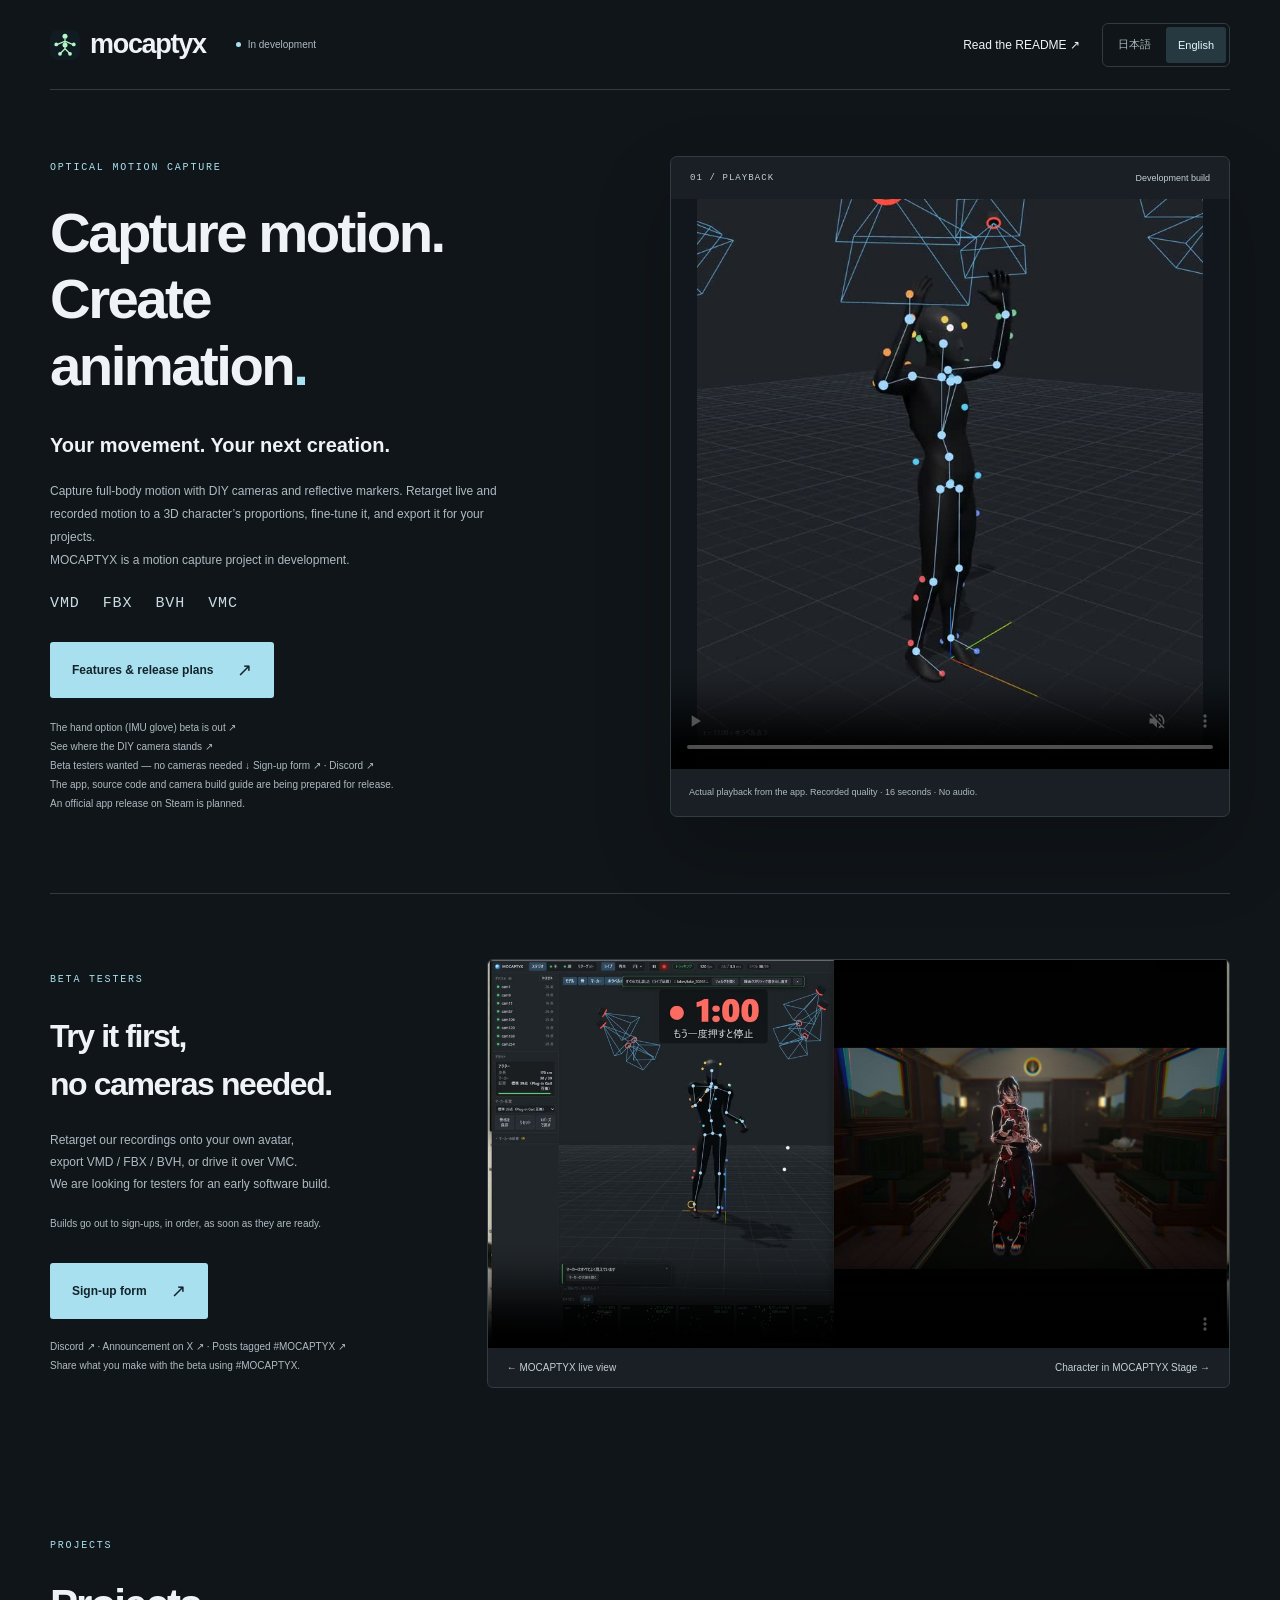
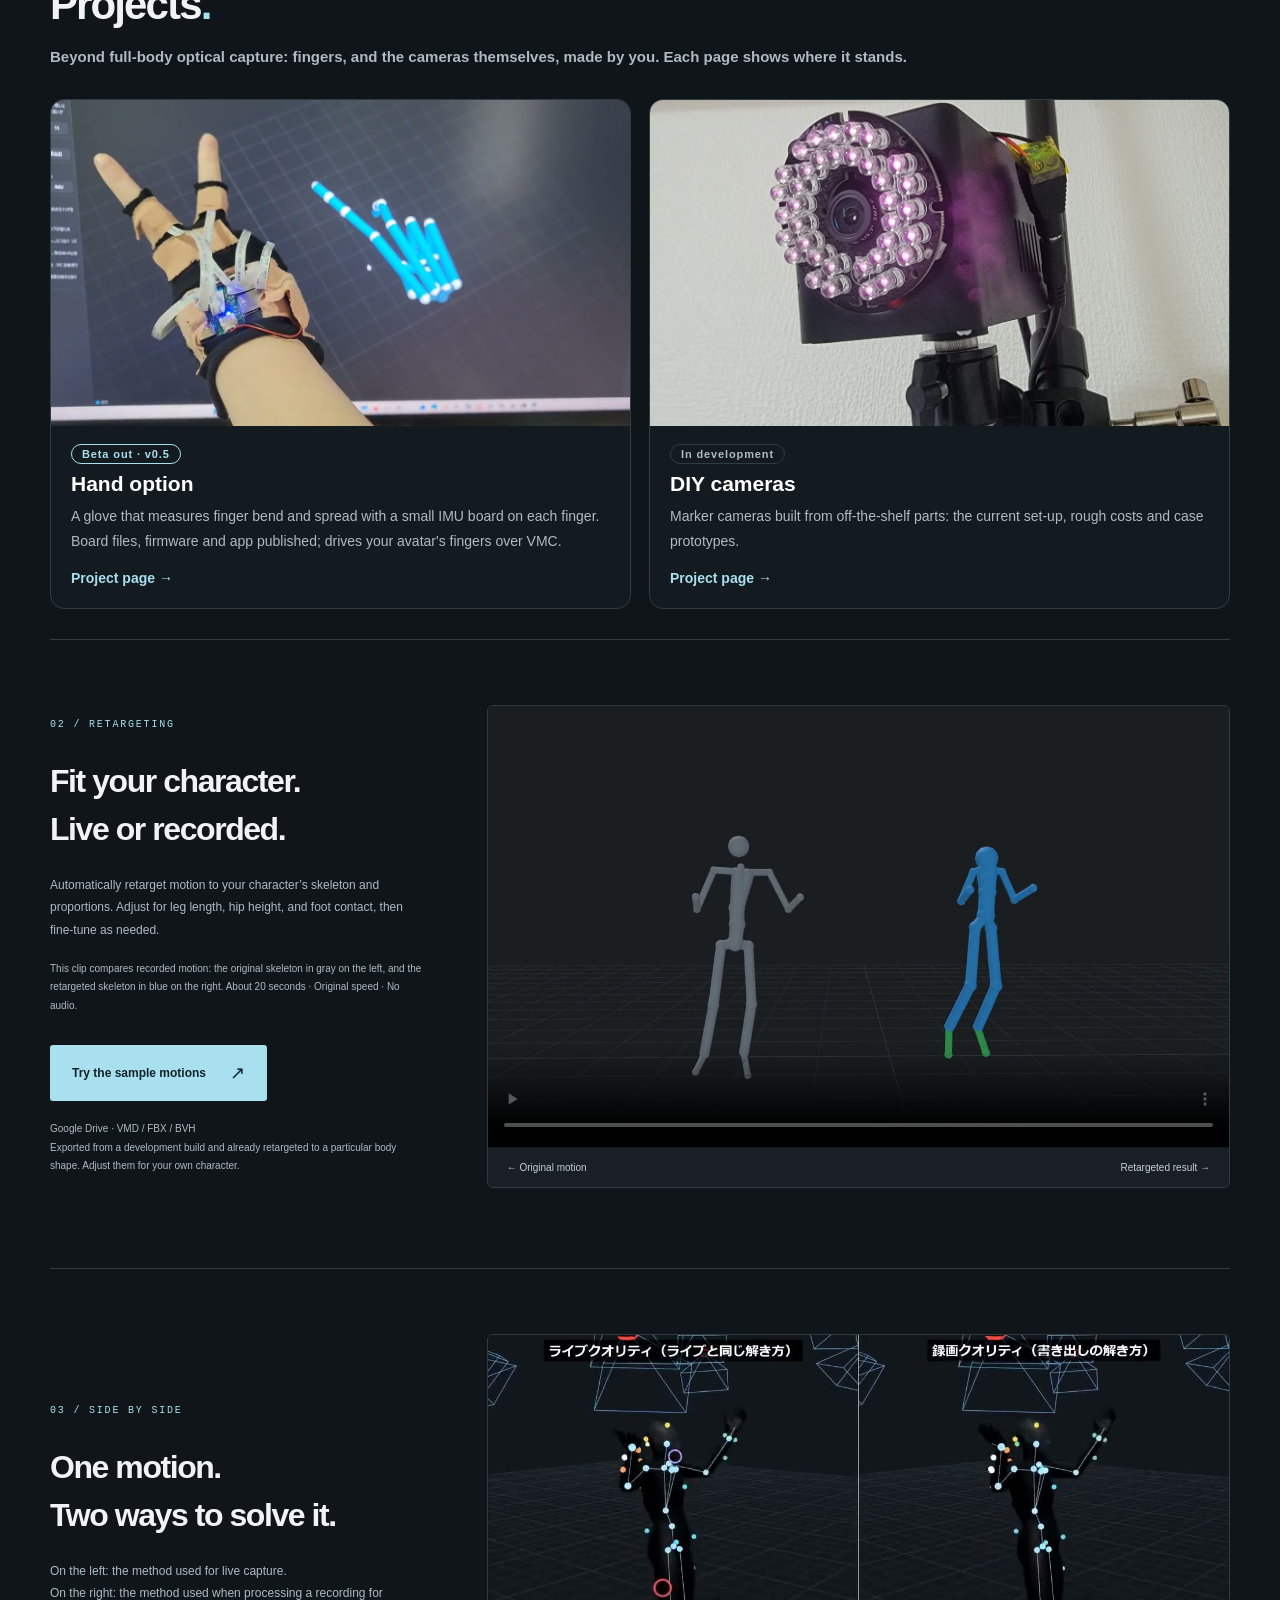
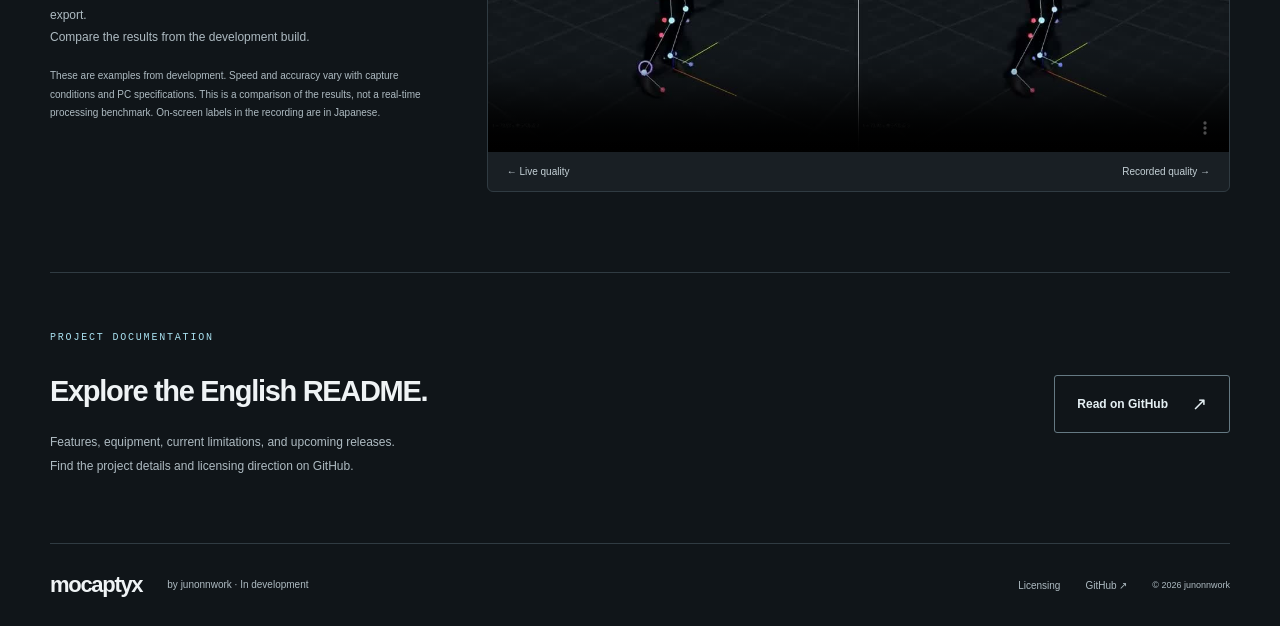
<file: docs/en.html>
<!doctype html>
<html lang="en">
<head>
<meta charset="utf-8"><meta name="viewport" content="width=device-width, initial-scale=1"><meta name="theme-color" content="#101519">
<title>MOCAPTYX — Capture motion. Create animation.</title>
<meta name="description" content="Optical motion capture with DIY cameras and reflective markers. Watch MOCAPTYX recordings, character retargeting, and live versus recorded-quality comparisons. Explore the English README for features and plans.">
<meta property="og:title" content="MOCAPTYX — Capture motion. Create animation."><meta property="og:description" content="An optical motion capture project in development. See real playback examples and try sample motions."><meta property="og:type" content="website"><meta property="og:locale" content="en_US">
<link rel="canonical" href="https://junonnwork.github.io/mocaptyx/en.html">
<link rel="alternate" hreflang="ja" href="https://junonnwork.github.io/mocaptyx/"><link rel="alternate" hreflang="en" href="https://junonnwork.github.io/mocaptyx/en.html"><link rel="alternate" hreflang="x-default" href="https://junonnwork.github.io/mocaptyx/">
<link rel="icon" href="assets/mark.svg" type="image/svg+xml"><link rel="stylesheet" href="motion.css?v=20261015-en">
<link rel="stylesheet" href="project.css?v=20261021">
</head>
<body>
<a class="skip" href="#main">Skip to content</a>
<header class="wrap">
<a class="brand" href="en.html"><img src="assets/mark.svg" width="30" height="30" alt="">mocaptyx</a><span class="status"><i></i> In development</span>
<div class="header-links"><a class="repo-link" href="https://github.com/junonnwork/mocaptyx/blob/main/README.en.md">Read the README ↗</a><nav class="language-switch" aria-label="Language"><a href="index.html" lang="ja" hreflang="ja" data-language-link>日本語</a><a href="en.html" lang="en" hreflang="en" aria-current="page" data-language-link>English</a></nav></div>
</header>
<main id="main">
<section class="hero wrap">
<div class="hero-copy"><p class="eyebrow">OPTICAL MOTION CAPTURE</p><h1>Capture motion.<br>Create<br>animation<span>.</span></h1><p class="lead">Your movement. Your next creation.</p><p class="description">Capture full-body motion with DIY cameras and reflective markers. Retarget live and recorded motion to a 3D character’s proportions, fine-tune it, and export it for your projects.<br>MOCAPTYX is a motion capture project in development.</p><div class="formats" aria-label="Supported outputs"><span>VMD</span><span>FBX</span><span>BVH</span><span>VMC</span></div><a class="button" href="https://github.com/junonnwork/mocaptyx/blob/main/README.en.md">Features &amp; release plans <span aria-hidden="true">↗</span></a><p class="release-note"><a href="hand-en.html">The hand option (IMU glove) beta is out ↗</a><br><a href="camera-en.html">See where the DIY camera stands ↗</a><br><a href="#beta">Beta testers wanted — no cameras needed ↓</a> <a href="https://forms.gle/EnTDDLQHy5YLFY2c7">Sign-up form ↗</a> · <a href="https://discord.gg/qUdTBeSRC">Discord ↗</a><br>The app, source code and camera build guide are being prepared for release.<br>An official app release on Steam is planned.</p></div>
<figure class="motion-card"><div class="video-top"><span>01 / PLAYBACK</span><span>Development build</span></div><video id="playback" controls playsinline muted preload="metadata" poster="assets/capture-playback.jpg" width="720" height="810" aria-label="Recorded motion played back with the black-suit character. 16 seconds, no audio."><source src="assets/capture-playback.mp4" type="video/mp4"><p>Video playback is unavailable. <a href="assets/capture-playback.mp4">Open the MP4</a>.</p></video><figcaption>Actual playback from the app. Recorded quality · 16 seconds · No audio.</figcaption></figure>
</section>
<section class="comparison wrap" id="beta"><div class="comparison-copy"><p class="eyebrow">BETA TESTERS</p><h2>Try it first,<br>no cameras needed.</h2><p>Retarget our recordings onto your own avatar,<br>export VMD / FBX / BVH, or drive it over VMC.<br>We are looking for testers for an early software build.</p><p class="fine">Builds go out to sign-ups, in order, as soon as they are ready.</p><a class="button" href="https://forms.gle/EnTDDLQHy5YLFY2c7">Sign-up form <span aria-hidden="true">↗</span></a><p class="fine"><a href="https://discord.gg/qUdTBeSRC">Discord ↗</a> · <a href="https://x.com/non_shopppp/status/2112773021589246366">Announcement on X ↗</a> · <a href="https://x.com/hashtag/MOCAPTYX">Posts tagged #MOCAPTYX ↗</a><br>Share what you make with the beta using #MOCAPTYX.</p></div><figure class="comparison-video"><video id="beta-video" controls playsinline muted preload="metadata" poster="assets/beta-live-stage.jpg" width="1920" height="1004" aria-label="Left: the MOCAPTYX live view. Right: a character moving in real time in MOCAPTYX Stage. 30 seconds, no sound."><source src="assets/beta-live-stage.mp4" type="video/mp4"><p>Your browser cannot play this video. <a href="assets/beta-live-stage.mp4">Open the MP4</a></p></video><figcaption><span>← MOCAPTYX live view</span><span>Character in MOCAPTYX Stage →</span></figcaption></figure></section>
<section class="projects wrap" id="projects"><p class="eyebrow">PROJECTS</p><h2>Projects<span>.</span></h2>
<p class="lead">Beyond full-body optical capture: fingers, and the cameras themselves, made by you. Each page shows where it stands.</p>
<div class="project-cards">
<a class="project-card" href="hand-en.html"><img src="assets/hand-demo.jpg" alt="A hand wearing the IMU glove and the hand in the HandCapture window" loading="lazy"><div class="body"><span class="badge">Beta out · v0.5</span><h3>Hand option</h3><p>A glove that measures finger bend and spread with a small IMU board on each finger. Board files, firmware and app published; drives your avatar's fingers over VMC.</p><span class="more">Project page →</span></div></a>
<a class="project-card" href="camera-en.html"><img src="assets/camera-on-pole.jpg" alt="A DIY camera mounted on a pole" loading="lazy"><div class="body"><span class="badge dev">In development</span><h3>DIY cameras</h3><p>Marker cameras built from off-the-shelf parts: the current set-up, rough costs and case prototypes.</p><span class="more">Project page →</span></div></a>
</div></section>
<section class="comparison wrap" id="retarget"><div class="comparison-copy"><p class="eyebrow">02 / RETARGETING</p><h2>Fit your character.<br>Live or recorded.</h2><p>Automatically retarget motion to your character’s skeleton and proportions. Adjust for leg length, hip height, and foot contact, then fine-tune as needed.</p><p class="fine">This clip compares recorded motion: the original skeleton in gray on the left, and the retargeted skeleton in blue on the right. About 20 seconds · Original speed · No audio.</p><a class="button" href="https://drive.google.com/drive/folders/1ADxN_OLeBSA81Pd95DQ9nzIN-Sr-NAs0?usp=sharing">Try the sample motions <span aria-hidden="true">↗</span></a><p class="fine">Google Drive · VMD / FBX / BVH<br>Exported from a development build and already retargeted to a particular body shape. Adjust them for your own character.</p></div><figure class="comparison-video"><video id="retarget-video" controls playsinline muted preload="metadata" poster="assets/retarget-preview.jpg" width="1280" height="762" aria-label="Recorded-motion retargeting comparison. Original skeleton in gray on the left; retargeted skeleton in blue on the right. About 20 seconds, original speed, no audio."><source src="assets/retarget-preview.mp4" type="video/mp4"><p>Video playback is unavailable. <a href="assets/retarget-preview.mp4">Open the MP4</a>.</p></video><figcaption><span>← Original motion</span><span>Retargeted result →</span></figcaption></figure></section>
<section class="comparison wrap" id="comparison"><div class="comparison-copy"><p class="eyebrow">03 / SIDE BY SIDE</p><h2>One motion.<br>Two ways to solve it.</h2><p>On the left: the method used for live capture.<br>On the right: the method used when processing a recording for export.<br>Compare the results from the development build.</p><p class="fine">These are examples from development. Speed and accuracy vary with capture conditions and PC specifications. This is a comparison of the results, not a real-time processing benchmark. On-screen labels in the recording are in Japanese.</p></div><figure class="comparison-video"><video id="comparison-video" controls playsinline muted preload="metadata" poster="assets/capture-comparison.jpg" width="1280" height="720" aria-label="Live-quality versus recorded-quality comparison. Live on the left; recorded on the right. About 26 seconds, no audio."><source src="assets/capture-comparison.mp4" type="video/mp4"><p>Video playback is unavailable. <a href="assets/capture-comparison.mp4">Open the MP4</a>.</p></video><figcaption><span>← Live quality</span><span>Recorded quality →</span></figcaption></figure></section>
<section class="read-more wrap"><div><p class="eyebrow">PROJECT DOCUMENTATION</p><h2>Explore the English README.</h2><p>Features, equipment, current limitations, and upcoming releases.<br>Find the project details and licensing direction on GitHub.</p></div><a class="button secondary" href="https://github.com/junonnwork/mocaptyx/blob/main/README.en.md">Read on GitHub <span aria-hidden="true">↗</span></a></section>
</main>
<footer class="wrap"><a class="brand" href="en.html">mocaptyx</a><p>by junonnwork · In development</p><a href="licensing-en.html">Licensing</a><a href="https://github.com/junonnwork/mocaptyx/blob/main/README.en.md">GitHub ↗</a><span>© 2026 junonnwork</span></footer>
<script src="motion.js?v=20261015-en" defer></script>
</body></html>
</file>
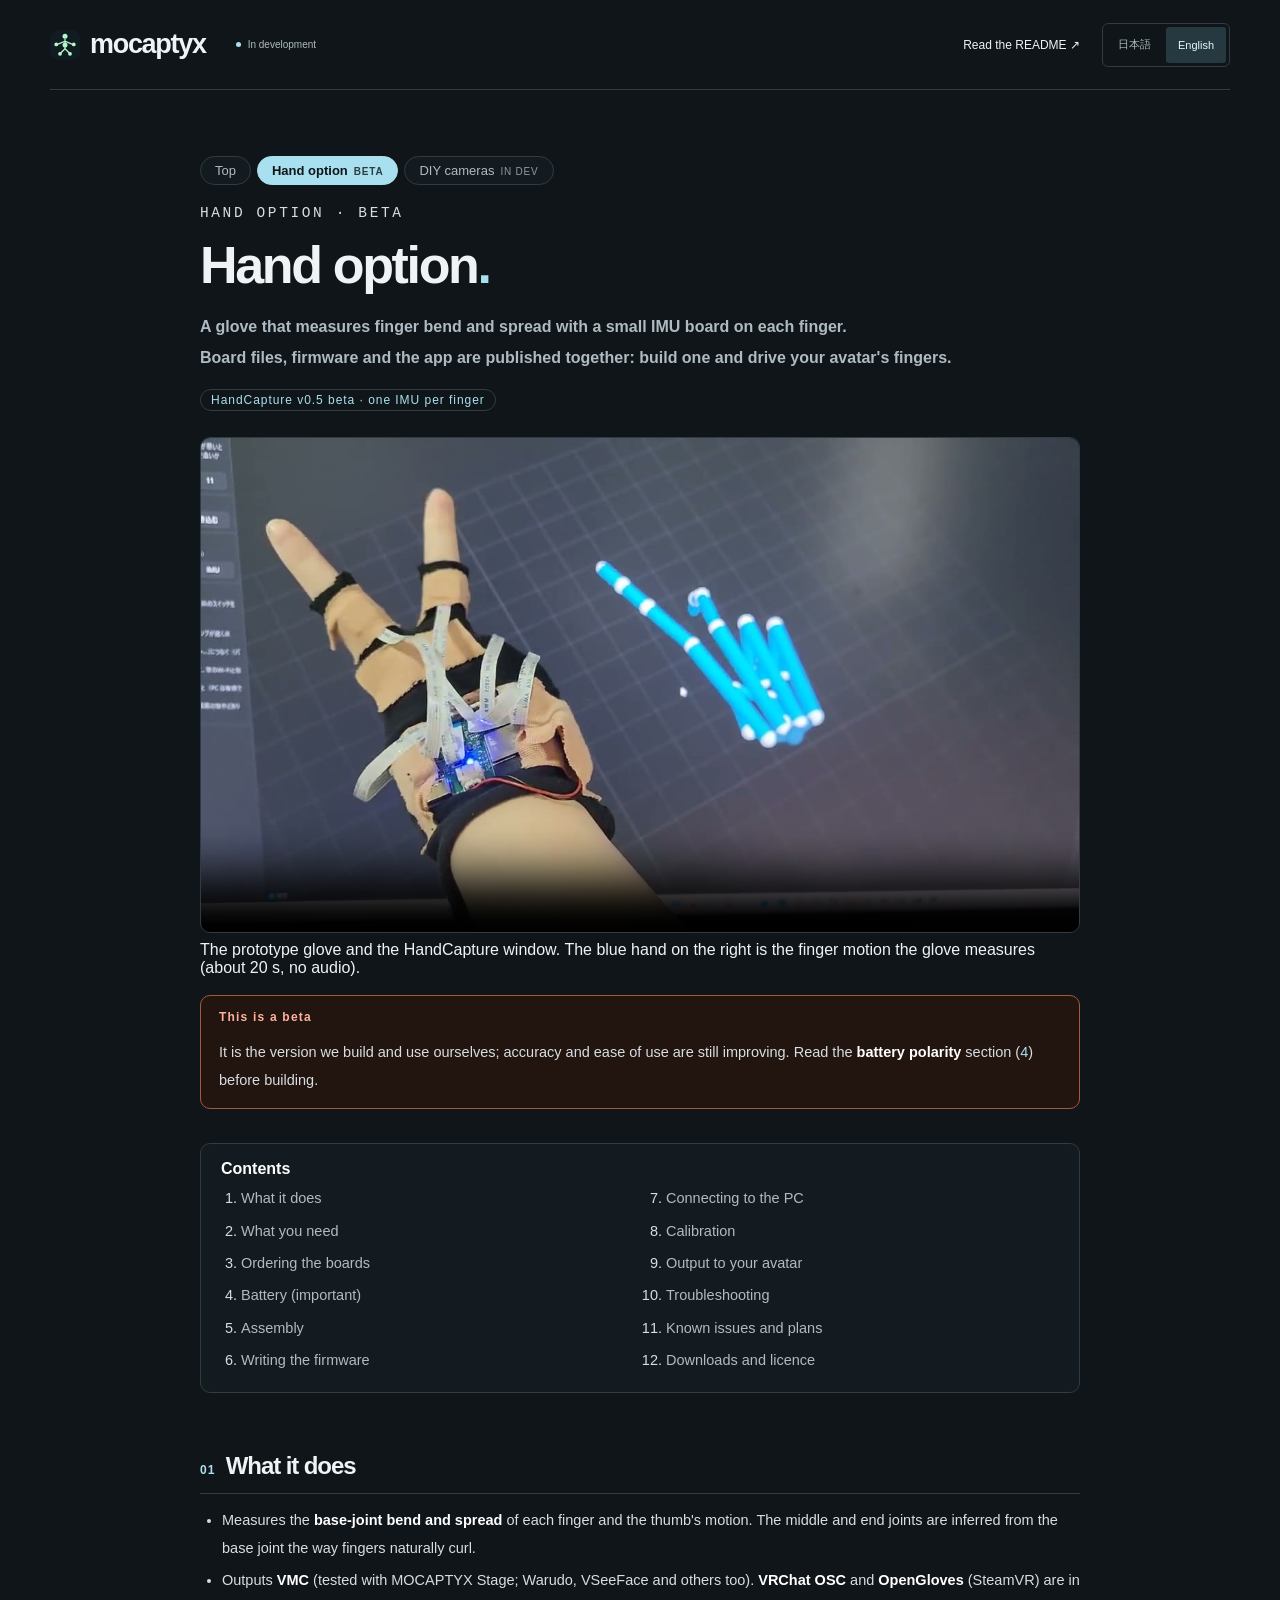
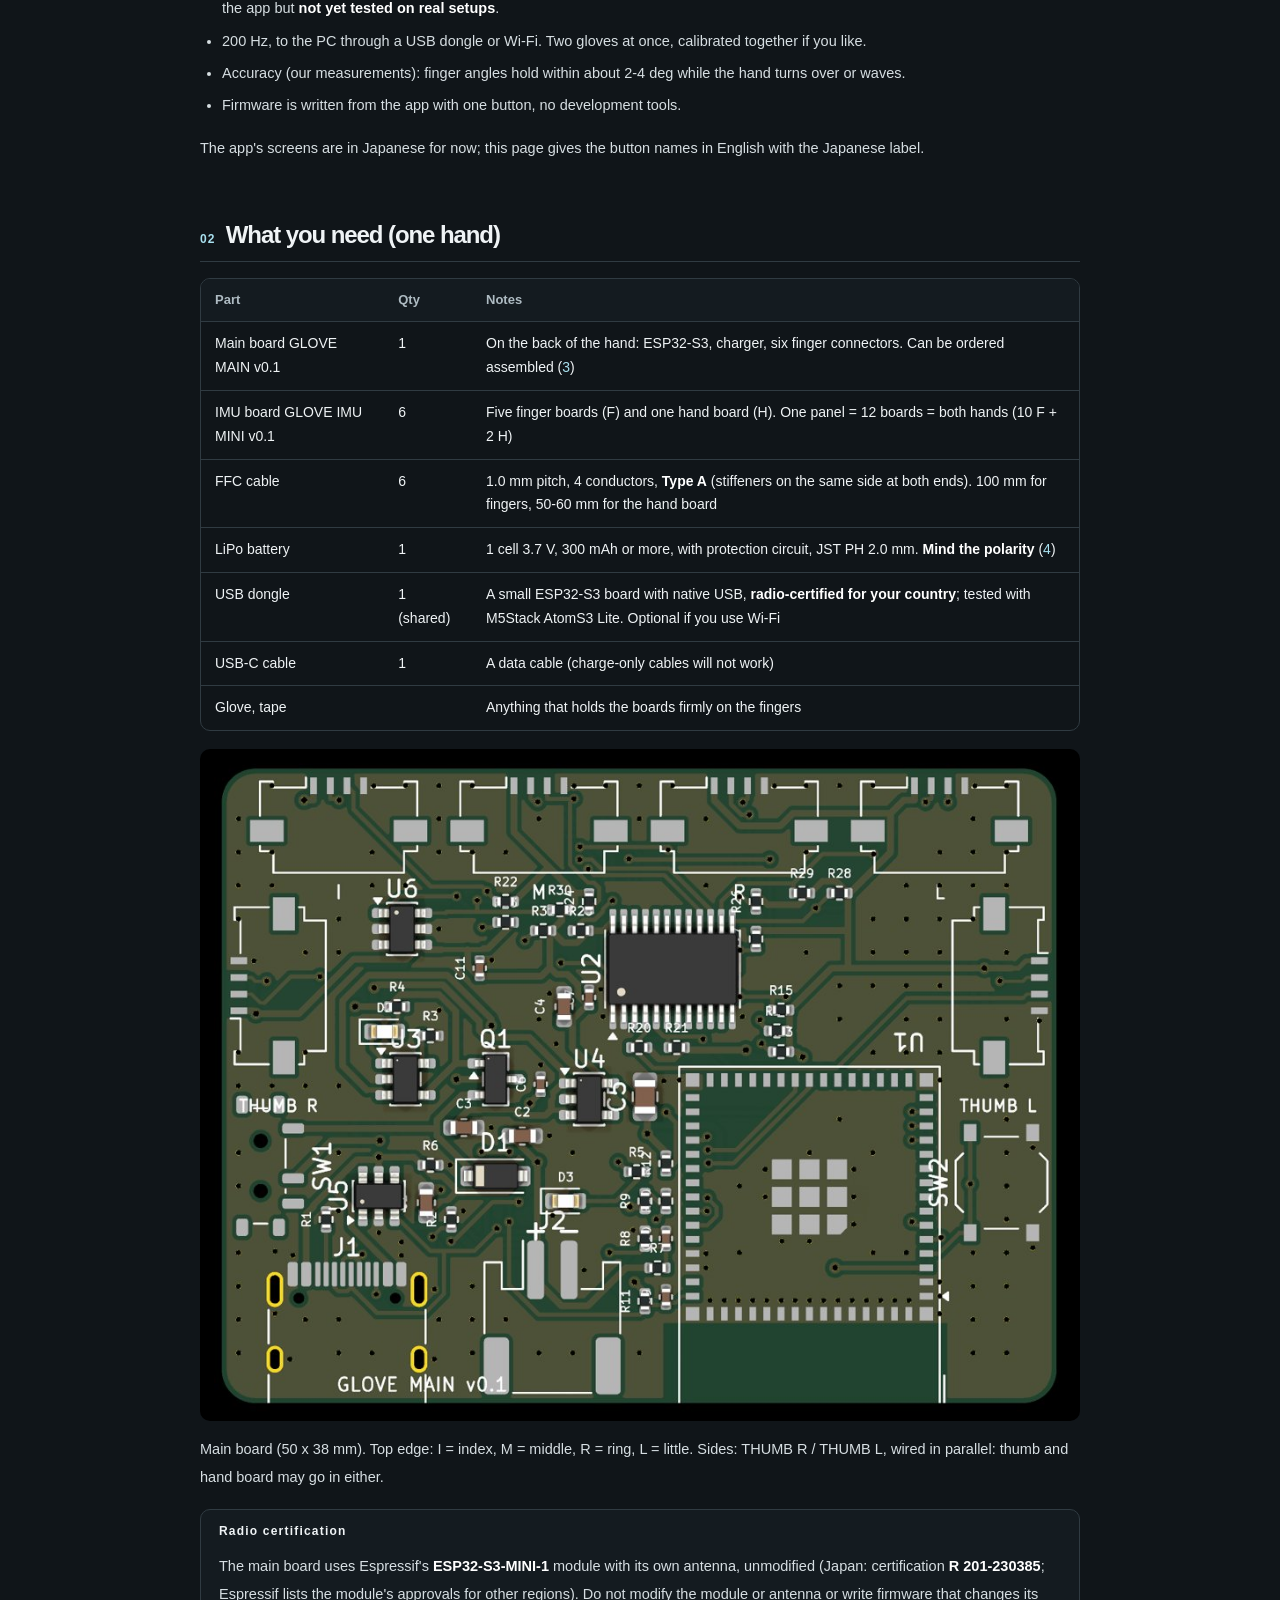
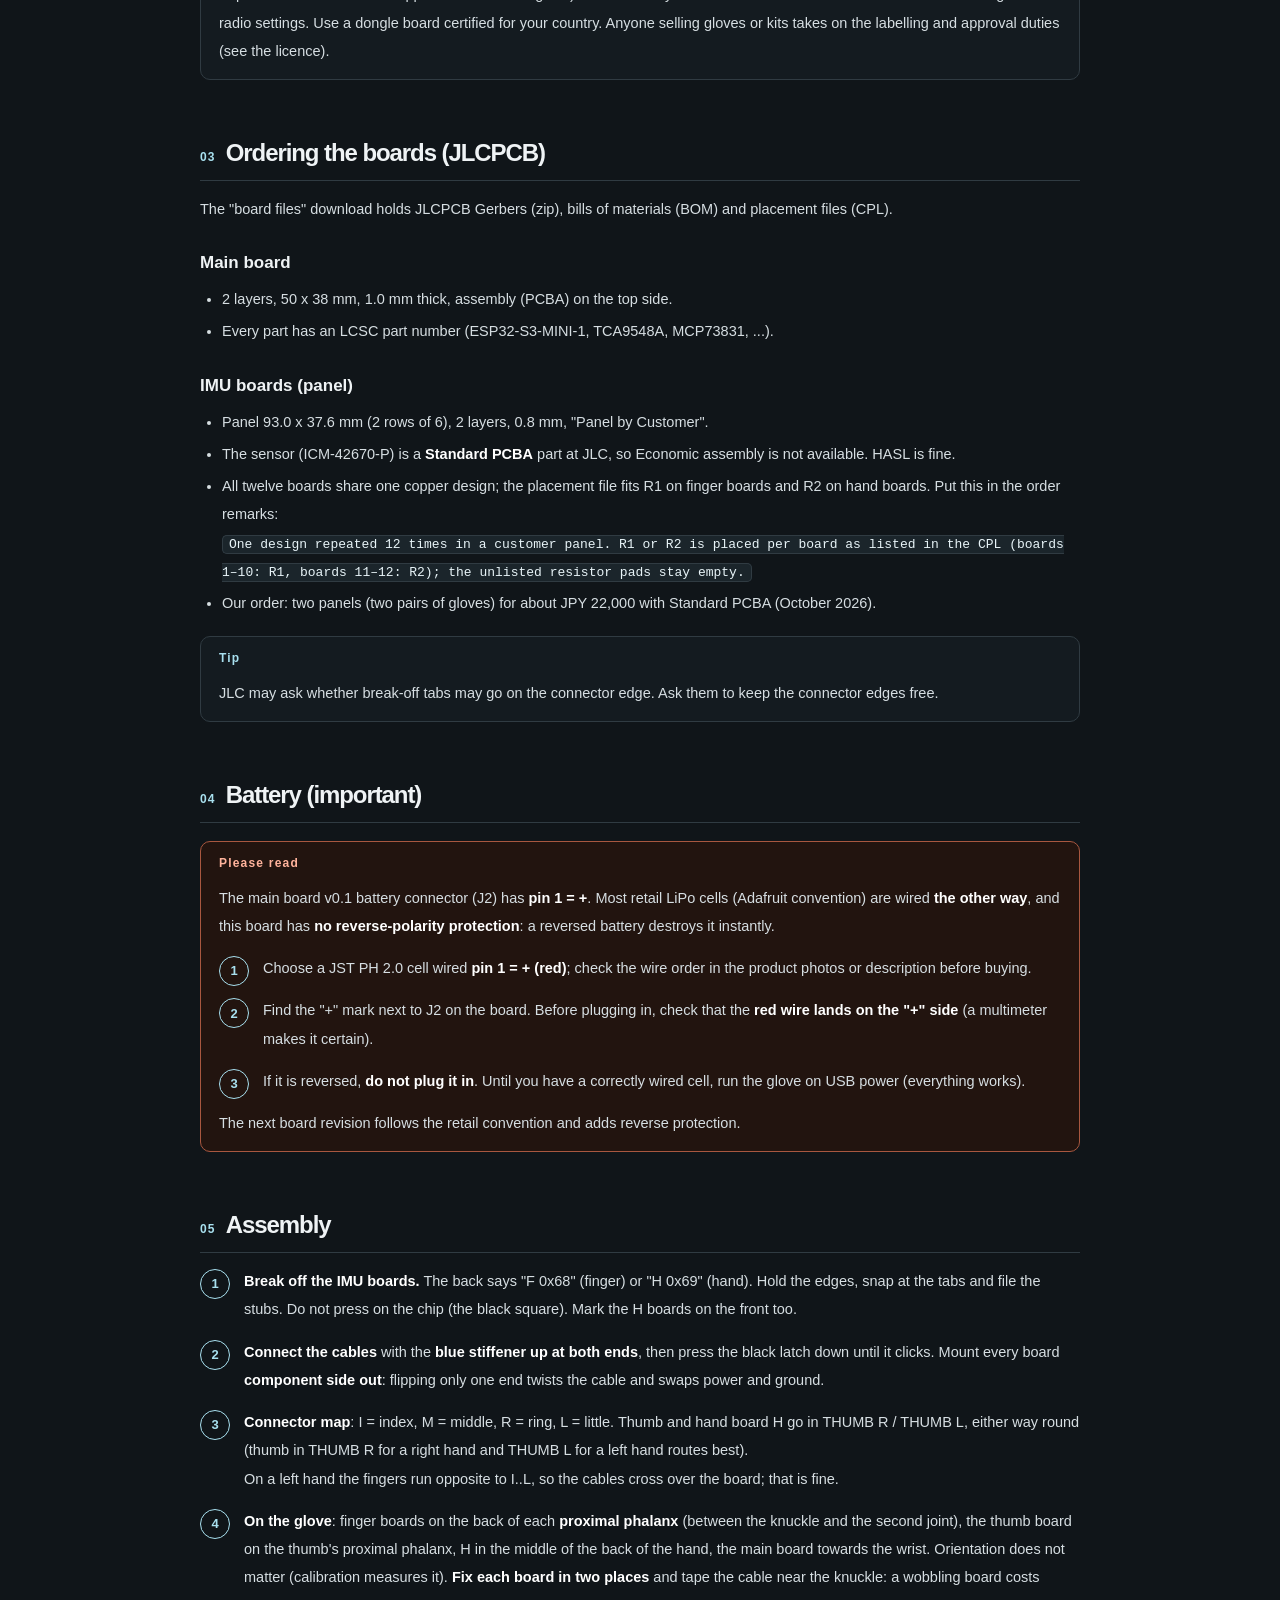
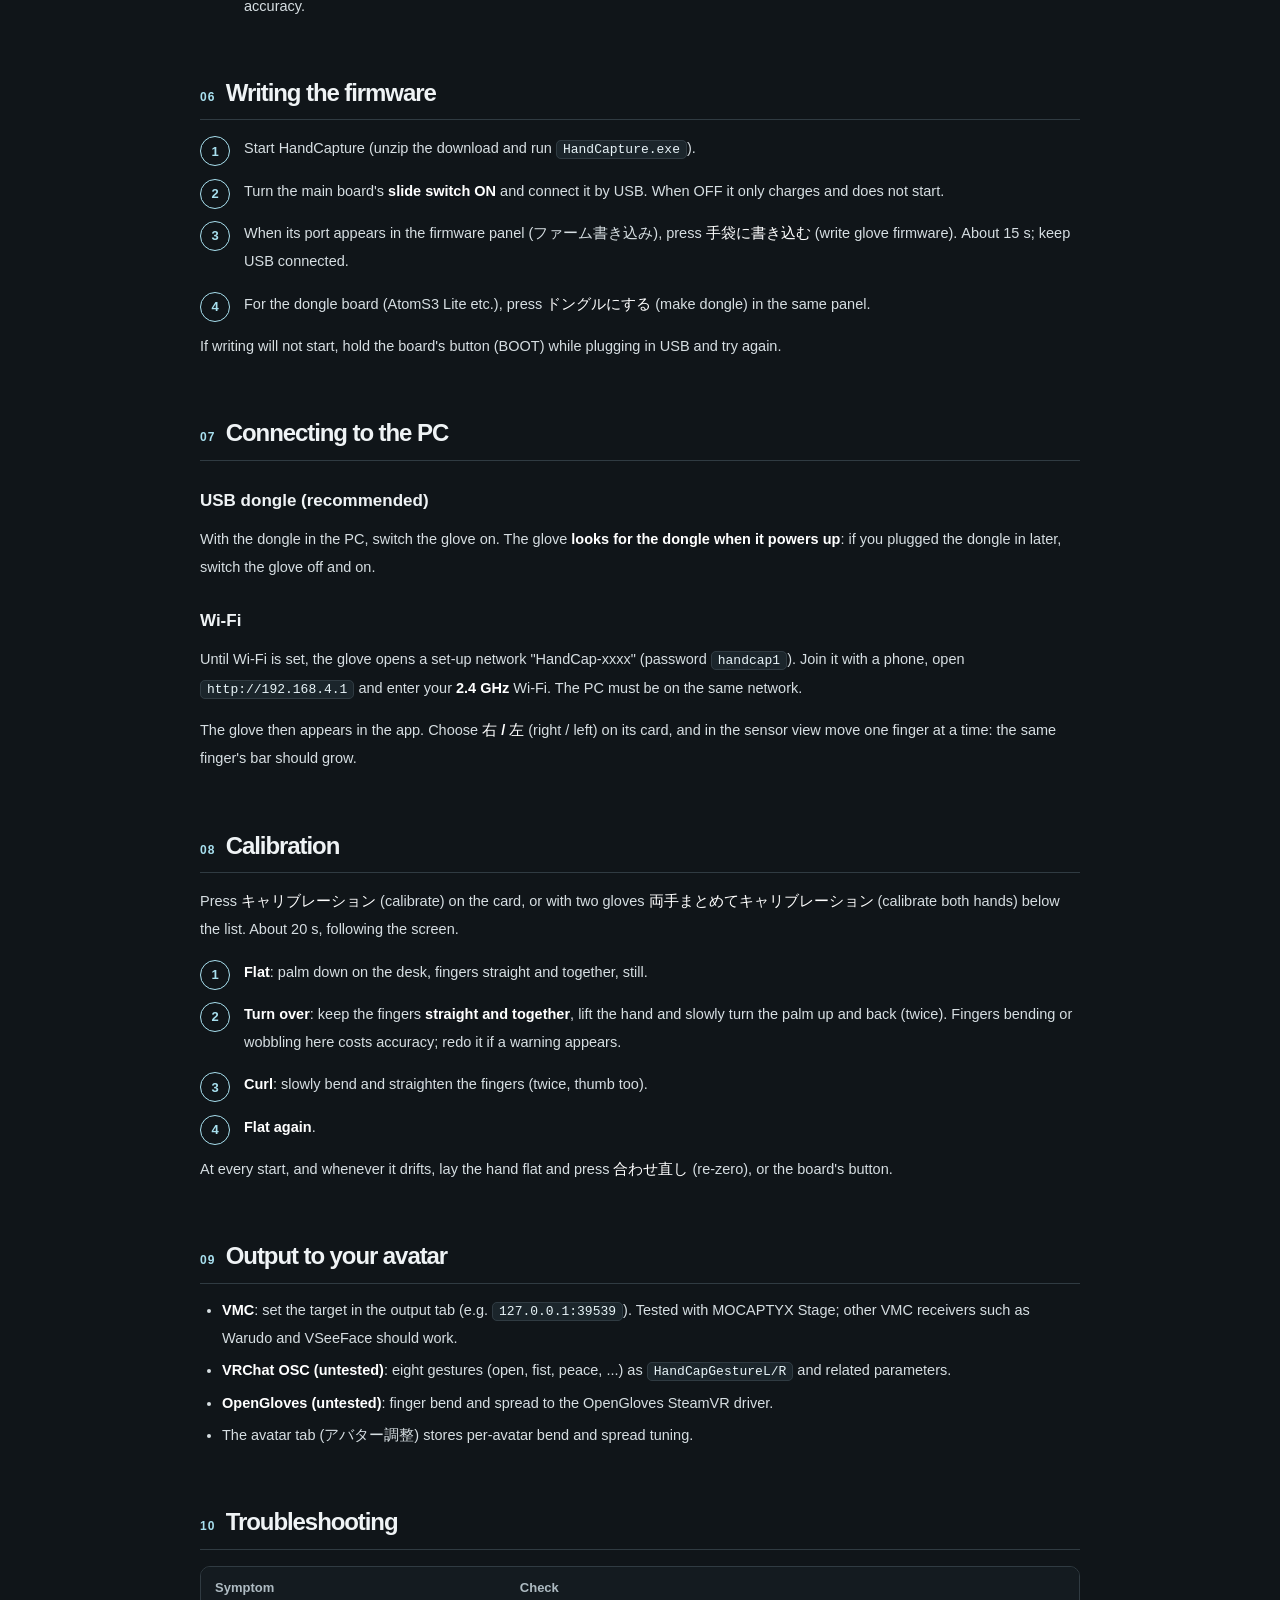
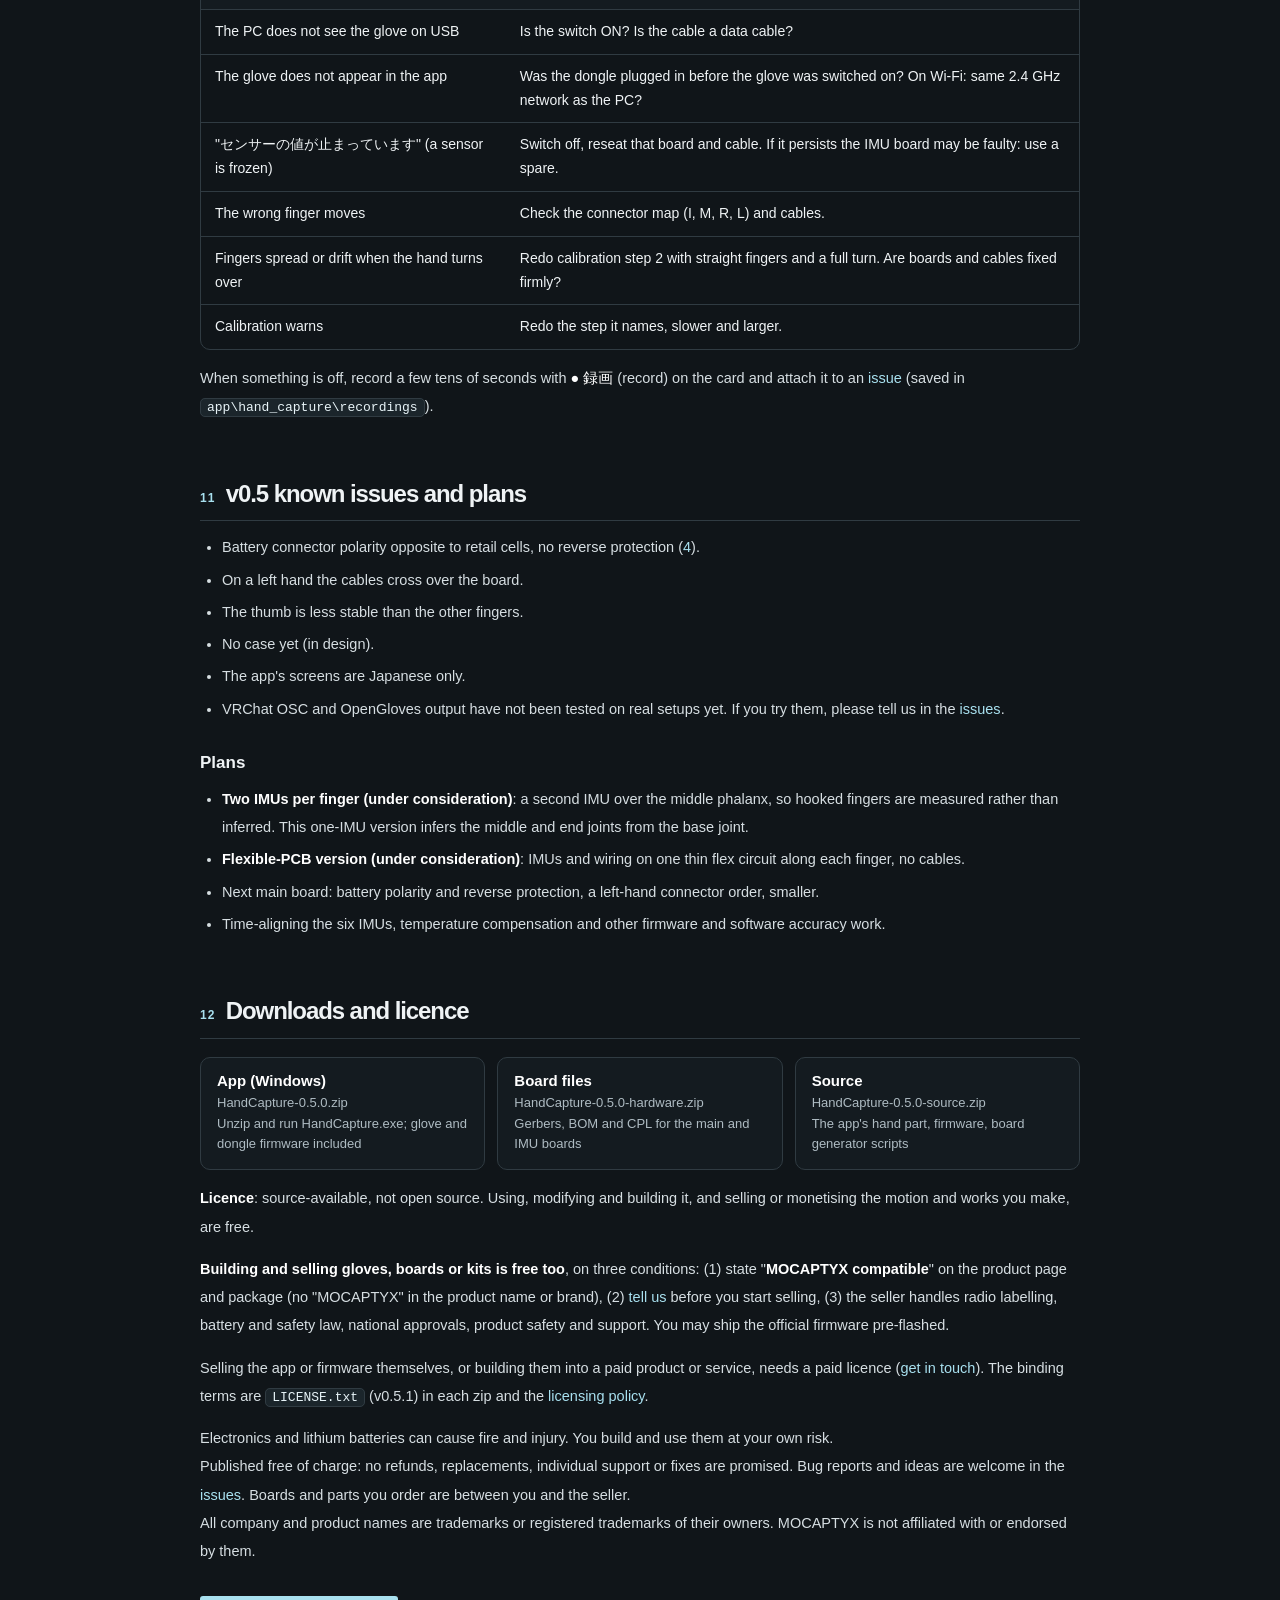
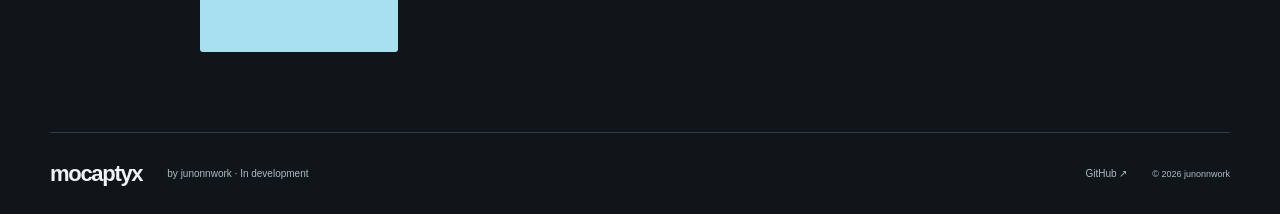
<file: docs/hand-en.html>
<!doctype html>
<html lang="en">
<head>
<meta charset="utf-8"><meta name="viewport" content="width=device-width, initial-scale=1"><meta name="theme-color" content="#101519">
<title>Hand option beta — MOCAPTYX</title>
<meta name="description" content="MOCAPTYX hand option, HandCapture v0.5 beta (one IMU per finger). Board files, firmware and app, with build, firmware, calibration and VMC / VRChat OSC / OpenGloves output instructions.">
<link rel="canonical" href="https://junonnwork.github.io/mocaptyx/hand-en.html"><link rel="alternate" hreflang="ja" href="https://junonnwork.github.io/mocaptyx/hand.html"><link rel="alternate" hreflang="en" href="https://junonnwork.github.io/mocaptyx/hand-en.html">
<link rel="icon" href="assets/mark.svg" type="image/svg+xml"><link rel="stylesheet" href="motion.css?v=20261015-en"><link rel="stylesheet" href="guide.css?v=20261021">
<link rel="stylesheet" href="project.css?v=20261021">
</head>
<body>
<a class="skip" href="#main">Skip to content</a>
<header class="wrap"><a class="brand" href="en.html"><img src="assets/mark.svg" width="30" height="30" alt="">mocaptyx</a><span class="status"><i></i> In development</span><div class="header-links"><a class="repo-link" href="https://github.com/junonnwork/mocaptyx/blob/main/README.en.md">Read the README ↗</a><nav class="language-switch" aria-label="Language"><a href="hand.html" lang="ja" hreflang="ja" data-language-link>日本語</a><a href="hand-en.html" lang="en" hreflang="en" aria-current="page" data-language-link>English</a></nav></div></header>
<main id="main" class="guide wrap">
<nav class="project-nav" aria-label="Projects"><a href="en.html">Top</a><a href="hand-en.html" aria-current="page">Hand option<span class="tag">BETA</span></a><a href="camera-en.html">DIY cameras<span class="tag">IN DEV</span></a></nav>
<p class="eyebrow">HAND OPTION · BETA</p>
<h1>Hand option<span>.</span></h1>
<p class="lead">A glove that measures finger bend and spread with a small IMU board on each finger.<br>Board files, firmware and the app are published together: build one and drive your avatar's fingers.</p>
<span class="version">HandCapture v0.5 beta · one IMU per finger</span>

<figure style="margin:26px 0 0"><video src="assets/hand-demo.mp4" poster="assets/hand-demo.jpg" controls muted playsinline preload="metadata" style="width:100%;border-radius:10px;border:1px solid var(--line);background:#000"></video>
<figcaption class="fine" style="margin-top:8px">The prototype glove and the HandCapture window. The blue hand on the right is the finger motion the glove measures (about 20 s, no audio).</figcaption></figure>

<div class="warn"><span class="label">This is a beta</span><p>It is the version we build and use ourselves; accuracy and ease of use are still improving. Read the <strong>battery polarity</strong> section (<a href="#battery">4</a>) before building.</p></div>

<nav class="toc" aria-label="Contents"><strong>Contents</strong><ol>
<li><a href="#what">What it does</a></li><li><a href="#parts">What you need</a></li><li><a href="#order">Ordering the boards</a></li>
<li><a href="#battery">Battery (important)</a></li><li><a href="#build">Assembly</a></li><li><a href="#firmware">Writing the firmware</a></li>
<li><a href="#connect">Connecting to the PC</a></li><li><a href="#calib">Calibration</a></li><li><a href="#output">Output to your avatar</a></li>
<li><a href="#trouble">Troubleshooting</a></li><li><a href="#known">Known issues and plans</a></li><li><a href="#download">Downloads and licence</a></li>
</ol></nav>

<section id="what"><h2><small>01</small>What it does</h2>
<ul>
<li>Measures the <strong>base-joint bend and spread</strong> of each finger and the thumb's motion. The middle and end joints are inferred from the base joint the way fingers naturally curl.</li>
<li>Outputs <strong>VMC</strong> (tested with MOCAPTYX Stage; Warudo, VSeeFace and others too). <strong>VRChat OSC</strong> and <strong>OpenGloves</strong> (SteamVR) are in the app but <strong>not yet tested on real setups</strong>.</li>
<li>200 Hz, to the PC through a USB dongle or Wi-Fi. Two gloves at once, calibrated together if you like.</li>
<li>Accuracy (our measurements): finger angles hold within about 2-4 deg while the hand turns over or waves.</li>
<li>Firmware is written from the app with one button, no development tools.</li>
</ul>
<p class="fine">The app's screens are in Japanese for now; this page gives the button names in English with the Japanese label.</p>
</section>

<section id="parts"><h2><small>02</small>What you need (one hand)</h2>
<div class="table"><table>
<tr><th>Part</th><th>Qty</th><th>Notes</th></tr>
<tr><td>Main board GLOVE MAIN v0.1</td><td>1</td><td>On the back of the hand: ESP32-S3, charger, six finger connectors. Can be ordered assembled (<a href="#order">3</a>)</td></tr>
<tr><td>IMU board GLOVE IMU MINI v0.1</td><td>6</td><td>Five finger boards (F) and one hand board (H). One panel = 12 boards = both hands (10 F + 2 H)</td></tr>
<tr><td>FFC cable</td><td>6</td><td>1.0 mm pitch, 4 conductors, <strong>Type A</strong> (stiffeners on the same side at both ends). 100 mm for fingers, 50-60 mm for the hand board</td></tr>
<tr><td>LiPo battery</td><td>1</td><td>1 cell 3.7 V, 300 mAh or more, with protection circuit, JST PH 2.0 mm. <strong>Mind the polarity</strong> (<a href="#battery">4</a>)</td></tr>
<tr><td>USB dongle</td><td>1 (shared)</td><td>A small ESP32-S3 board with native USB, <strong>radio-certified for your country</strong>; tested with M5Stack AtomS3 Lite. Optional if you use Wi-Fi</td></tr>
<tr><td>USB-C cable</td><td>1</td><td>A data cable (charge-only cables will not work)</td></tr>
<tr><td>Glove, tape</td><td></td><td>Anything that holds the boards firmly on the fingers</td></tr>
</table></div>
<p><img src="assets/hand-main-board.jpg" alt="Main board GLOVE MAIN v0.1: finger connectors I, M, R, L along the top edge, THUMB R / THUMB L on the sides, USB-C and battery connector at the bottom" style="width:100%;border-radius:10px;margin-top:18px"></p>
<p class="fine">Main board (50 x 38 mm). Top edge: I = index, M = middle, R = ring, L = little. Sides: THUMB R / THUMB L, wired in parallel: thumb and hand board may go in either.</p>
<div class="note"><span class="label">Radio certification</span><p>The main board uses Espressif's <strong>ESP32-S3-MINI-1</strong> module with its own antenna, unmodified (Japan: certification <strong>R 201-230385</strong>; Espressif lists the module's approvals for other regions). Do not modify the module or antenna or write firmware that changes its radio settings. Use a dongle board certified for your country. Anyone selling gloves or kits takes on the labelling and approval duties (see the licence).</p></div>
</section>

<section id="order"><h2><small>03</small>Ordering the boards (JLCPCB)</h2>
<p>The "board files" download holds JLCPCB Gerbers (zip), bills of materials (BOM) and placement files (CPL).</p>
<h3>Main board</h3>
<ul><li>2 layers, 50 x 38 mm, 1.0 mm thick, assembly (PCBA) on the top side.</li>
<li>Every part has an LCSC part number (ESP32-S3-MINI-1, TCA9548A, MCP73831, ...).</li></ul>
<h3>IMU boards (panel)</h3>
<ul><li>Panel 93.0 x 37.6 mm (2 rows of 6), 2 layers, 0.8 mm, "Panel by Customer".</li>
<li>The sensor (ICM-42670-P) is a <strong>Standard PCBA</strong> part at JLC, so Economic assembly is not available. HASL is fine.</li>
<li>All twelve boards share one copper design; the placement file fits R1 on finger boards and R2 on hand boards. Put this in the order remarks:<br><code>One design repeated 12 times in a customer panel. R1 or R2 is placed per board as listed in the CPL (boards 1–10: R1, boards 11–12: R2); the unlisted resistor pads stay empty.</code></li>
<li>Our order: two panels (two pairs of gloves) for about JPY 22,000 with Standard PCBA (October 2026).</li></ul>
<div class="tip"><span class="label">Tip</span><p>JLC may ask whether break-off tabs may go on the connector edge. Ask them to keep the connector edges free.</p></div>
</section>

<section id="battery"><h2><small>04</small>Battery (important)</h2>
<div class="warn"><span class="label">Please read</span>
<p>The main board v0.1 battery connector (J2) has <strong>pin 1 = +</strong>. Most retail LiPo cells (Adafruit convention) are wired <strong>the other way</strong>, and this board has <strong>no reverse-polarity protection</strong>: a reversed battery destroys it instantly.</p>
<ol class="steps">
<li>Choose a JST PH 2.0 cell wired <strong>pin 1 = + (red)</strong>; check the wire order in the product photos or description before buying.</li>
<li>Find the "+" mark next to J2 on the board. Before plugging in, check that the <strong>red wire lands on the "+" side</strong> (a multimeter makes it certain).</li>
<li>If it is reversed, <strong>do not plug it in</strong>. Until you have a correctly wired cell, run the glove on USB power (everything works).</li>
</ol>
<p>The next board revision follows the retail convention and adds reverse protection.</p></div>
</section>

<section id="build"><h2><small>05</small>Assembly</h2>
<ol class="steps">
<li><strong>Break off the IMU boards.</strong> The back says "F 0x68" (finger) or "H 0x69" (hand). Hold the edges, snap at the tabs and file the stubs. Do not press on the chip (the black square). Mark the H boards on the front too.</li>
<li><strong>Connect the cables</strong> with the <strong>blue stiffener up at both ends</strong>, then press the black latch down until it clicks. Mount every board <strong>component side out</strong>: flipping only one end twists the cable and swaps power and ground.</li>
<li><strong>Connector map</strong>: I = index, M = middle, R = ring, L = little. Thumb and hand board H go in THUMB R / THUMB L, either way round (thumb in THUMB R for a right hand and THUMB L for a left hand routes best).<br>On a left hand the fingers run opposite to I..L, so the cables cross over the board; that is fine.</li>
<li><strong>On the glove</strong>: finger boards on the back of each <strong>proximal phalanx</strong> (between the knuckle and the second joint), the thumb board on the thumb's proximal phalanx, H in the middle of the back of the hand, the main board towards the wrist. Orientation does not matter (calibration measures it). <strong>Fix each board in two places</strong> and tape the cable near the knuckle: a wobbling board costs accuracy.</li>
</ol>
</section>

<section id="firmware"><h2><small>06</small>Writing the firmware</h2>
<ol class="steps">
<li>Start HandCapture (unzip the download and run <code>HandCapture.exe</code>).</li>
<li>Turn the main board's <strong>slide switch ON</strong> and connect it by USB. When OFF it only charges and does not start.</li>
<li>When its port appears in the firmware panel (ファーム書き込み), press <strong>手袋に書き込む</strong> (write glove firmware). About 15 s; keep USB connected.</li>
<li>For the dongle board (AtomS3 Lite etc.), press <strong>ドングルにする</strong> (make dongle) in the same panel.</li>
</ol>
<p>If writing will not start, hold the board's button (BOOT) while plugging in USB and try again.</p>
</section>

<section id="connect"><h2><small>07</small>Connecting to the PC</h2>
<h3>USB dongle (recommended)</h3>
<p>With the dongle in the PC, switch the glove on. The glove <strong>looks for the dongle when it powers up</strong>: if you plugged the dongle in later, switch the glove off and on.</p>
<h3>Wi-Fi</h3>
<p>Until Wi-Fi is set, the glove opens a set-up network "HandCap-xxxx" (password <code>handcap1</code>). Join it with a phone, open <code>http://192.168.4.1</code> and enter your <strong>2.4 GHz</strong> Wi-Fi. The PC must be on the same network.</p>
<p>The glove then appears in the app. Choose <strong>右 / 左</strong> (right / left) on its card, and in the sensor view move one finger at a time: the same finger's bar should grow.</p>
</section>

<section id="calib"><h2><small>08</small>Calibration</h2>
<p>Press <strong>キャリブレーション</strong> (calibrate) on the card, or with two gloves <strong>両手まとめてキャリブレーション</strong> (calibrate both hands) below the list. About 20 s, following the screen.</p>
<ol class="steps">
<li><strong>Flat</strong>: palm down on the desk, fingers straight and together, still.</li>
<li><strong>Turn over</strong>: keep the fingers <strong>straight and together</strong>, lift the hand and slowly turn the palm up and back (twice). Fingers bending or wobbling here costs accuracy; redo it if a warning appears.</li>
<li><strong>Curl</strong>: slowly bend and straighten the fingers (twice, thumb too).</li>
<li><strong>Flat again</strong>.</li>
</ol>
<p>At every start, and whenever it drifts, lay the hand flat and press <strong>合わせ直し</strong> (re-zero), or the board's button.</p>
</section>

<section id="output"><h2><small>09</small>Output to your avatar</h2>
<ul>
<li><strong>VMC</strong>: set the target in the output tab (e.g. <code>127.0.0.1:39539</code>). Tested with MOCAPTYX Stage; other VMC receivers such as Warudo and VSeeFace should work.</li>
<li><strong>VRChat OSC (untested)</strong>: eight gestures (open, fist, peace, ...) as <code>HandCapGestureL/R</code> and related parameters.</li>
<li><strong>OpenGloves (untested)</strong>: finger bend and spread to the OpenGloves SteamVR driver.</li>
<li>The avatar tab (アバター調整) stores per-avatar bend and spread tuning.</li>
</ul>
</section>

<section id="trouble"><h2><small>10</small>Troubleshooting</h2>
<div class="table"><table>
<tr><th>Symptom</th><th>Check</th></tr>
<tr><td>The PC does not see the glove on USB</td><td>Is the switch ON? Is the cable a data cable?</td></tr>
<tr><td>The glove does not appear in the app</td><td>Was the dongle plugged in before the glove was switched on? On Wi-Fi: same 2.4 GHz network as the PC?</td></tr>
<tr><td>"センサーの値が止まっています" (a sensor is frozen)</td><td>Switch off, reseat that board and cable. If it persists the IMU board may be faulty: use a spare.</td></tr>
<tr><td>The wrong finger moves</td><td>Check the connector map (I, M, R, L) and cables.</td></tr>
<tr><td>Fingers spread or drift when the hand turns over</td><td>Redo calibration step 2 with straight fingers and a full turn. Are boards and cables fixed firmly?</td></tr>
<tr><td>Calibration warns</td><td>Redo the step it names, slower and larger.</td></tr>
</table></div>
<p>When something is off, record a few tens of seconds with <strong>● 録画</strong> (record) on the card and attach it to an <a href="https://github.com/junonnwork/mocaptyx/issues">issue</a> (saved in <code>app\hand_capture\recordings</code>).</p>
</section>

<section id="known"><h2><small>11</small>v0.5 known issues and plans</h2>
<ul>
<li>Battery connector polarity opposite to retail cells, no reverse protection (<a href="#battery">4</a>).</li>
<li>On a left hand the cables cross over the board.</li>
<li>The thumb is less stable than the other fingers.</li>
<li>No case yet (in design).</li>
<li>The app's screens are Japanese only.</li>
<li>VRChat OSC and OpenGloves output have not been tested on real setups yet. If you try them, please tell us in the <a href="https://github.com/junonnwork/mocaptyx/issues">issues</a>.</li>
</ul>
<h3>Plans</h3>
<ul>
<li><strong>Two IMUs per finger (under consideration)</strong>: a second IMU over the middle phalanx, so hooked fingers are measured rather than inferred. This one-IMU version infers the middle and end joints from the base joint.</li>
<li><strong>Flexible-PCB version (under consideration)</strong>: IMUs and wiring on one thin flex circuit along each finger, no cables.</li>
<li>Next main board: battery polarity and reverse protection, a left-hand connector order, smaller.</li>
<li>Time-aligning the six IMUs, temperature compensation and other firmware and software accuracy work.</li>
</ul>
</section>

<section id="download"><h2><small>12</small>Downloads and licence</h2>
<div class="downloads">
<a href="https://github.com/junonnwork/mocaptyx/releases/tag/hand-v0.5.0"><b>App (Windows)</b><span>HandCapture-0.5.0.zip<br>Unzip and run HandCapture.exe; glove and dongle firmware included</span></a>
<a href="https://github.com/junonnwork/mocaptyx/releases/tag/hand-v0.5.0"><b>Board files</b><span>HandCapture-0.5.0-hardware.zip<br>Gerbers, BOM and CPL for the main and IMU boards</span></a>
<a href="https://github.com/junonnwork/mocaptyx/releases/tag/hand-v0.5.0"><b>Source</b><span>HandCapture-0.5.0-source.zip<br>The app's hand part, firmware, board generator scripts</span></a>
</div>
<p><strong>Licence</strong>: source-available, not open source. Using, modifying and building it, and selling or monetising the motion and works you make, are free.</p>
<p><strong>Building and selling gloves, boards or kits is free too</strong>, on three conditions: (1) state "<strong>MOCAPTYX compatible</strong>" on the product page and package (no "MOCAPTYX" in the product name or brand), (2) <a href="mailto:junonn.work@gmail.com">tell us</a> before you start selling, (3) the seller handles radio labelling, battery and safety law, national approvals, product safety and support. You may ship the official firmware pre-flashed.</p>
<p>Selling the app or firmware themselves, or building them into a paid product or service, needs a paid licence (<a href="mailto:junonn.work@gmail.com">get in touch</a>). The binding terms are <code>LICENSE.txt</code> (v0.5.1) in each zip and the <a href="licensing-en.html">licensing policy</a>.</p>
<p class="fine">Electronics and lithium batteries can cause fire and injury. You build and use them at your own risk.<br>Published free of charge: no refunds, replacements, individual support or fixes are promised. Bug reports and ideas are welcome in the <a href="https://github.com/junonnwork/mocaptyx/issues">issues</a>. Boards and parts you order are between you and the seller.<br>All company and product names are trademarks or registered trademarks of their owners. MOCAPTYX is not affiliated with or endorsed by them.</p>
</section>

<a class="button" href="en.html">Back to MOCAPTYX <span aria-hidden="true">↗</span></a>
</main>
<footer class="wrap"><a class="brand" href="en.html">mocaptyx</a><p>by junonnwork · In development</p><a href="https://github.com/junonnwork/mocaptyx">GitHub ↗</a><span>© 2026 junonnwork</span></footer><script src="motion.js?v=20261015-en" defer></script>
</body></html>
</file>
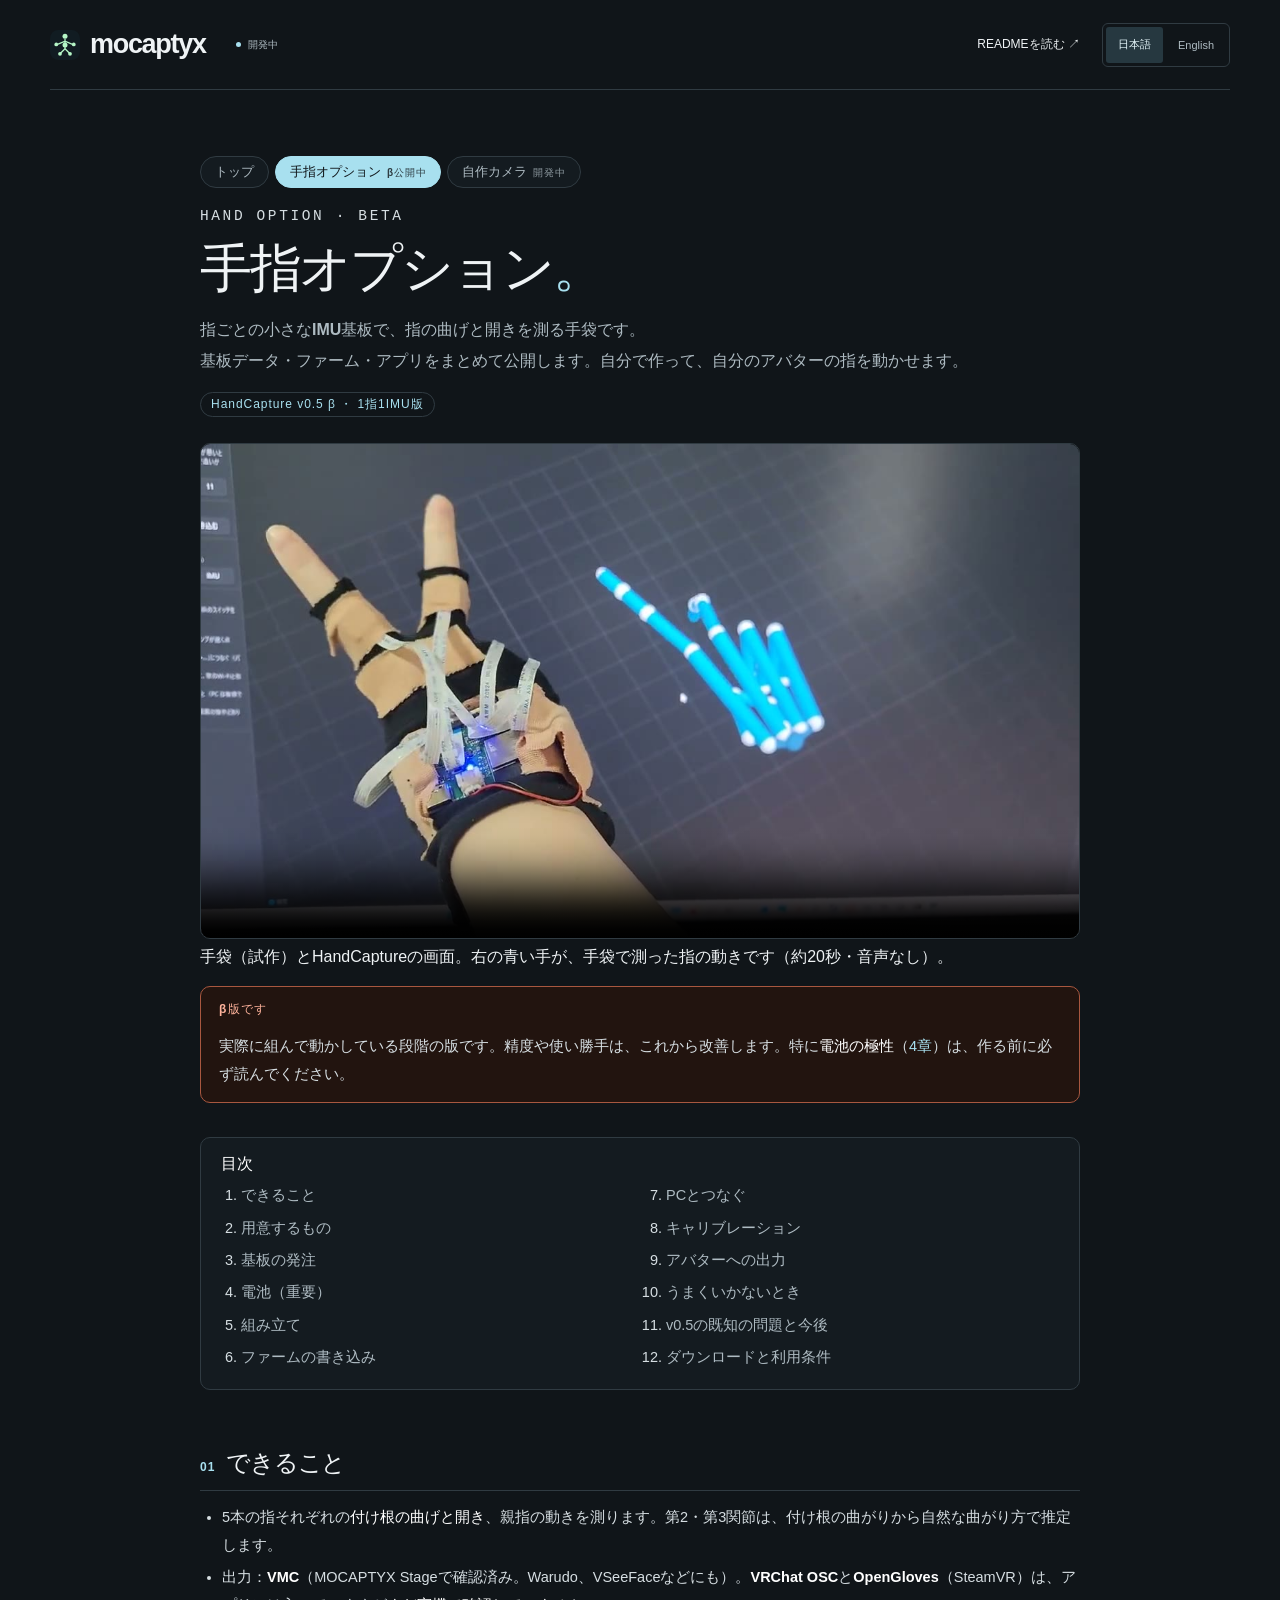
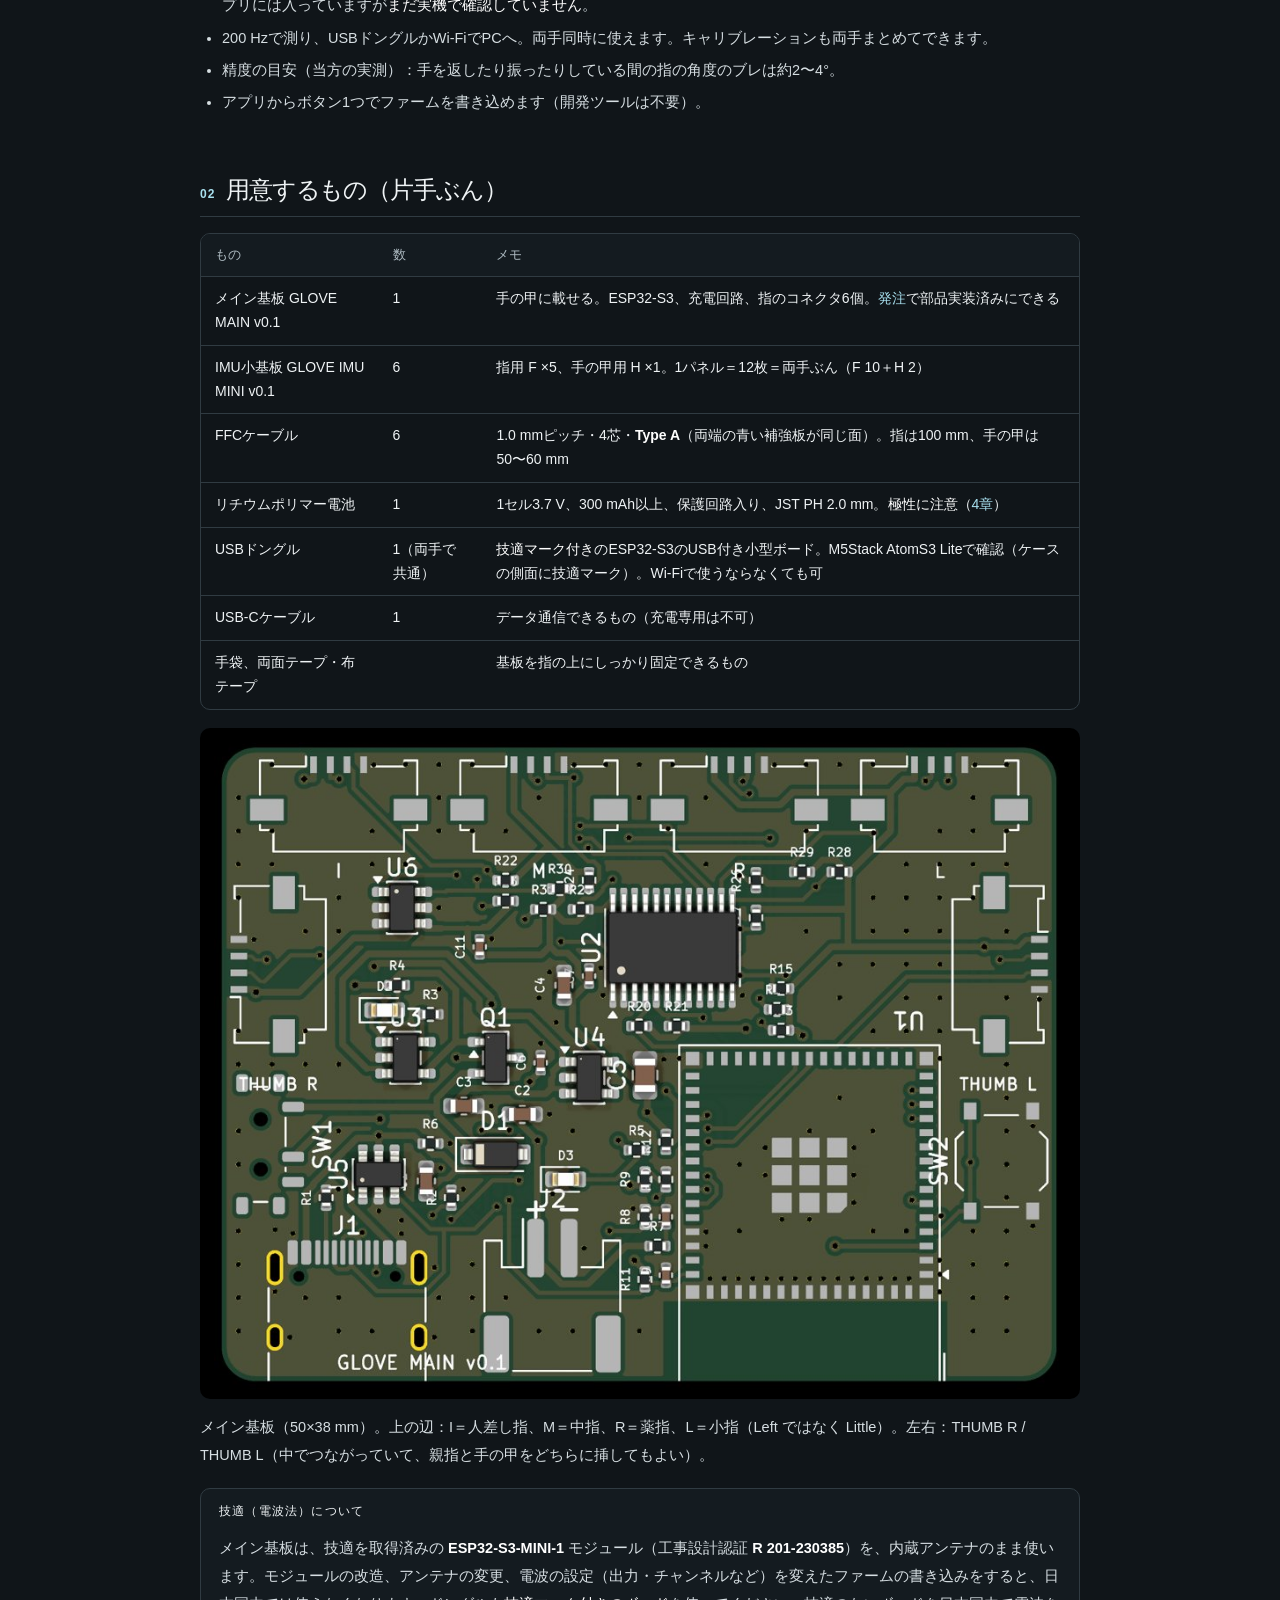
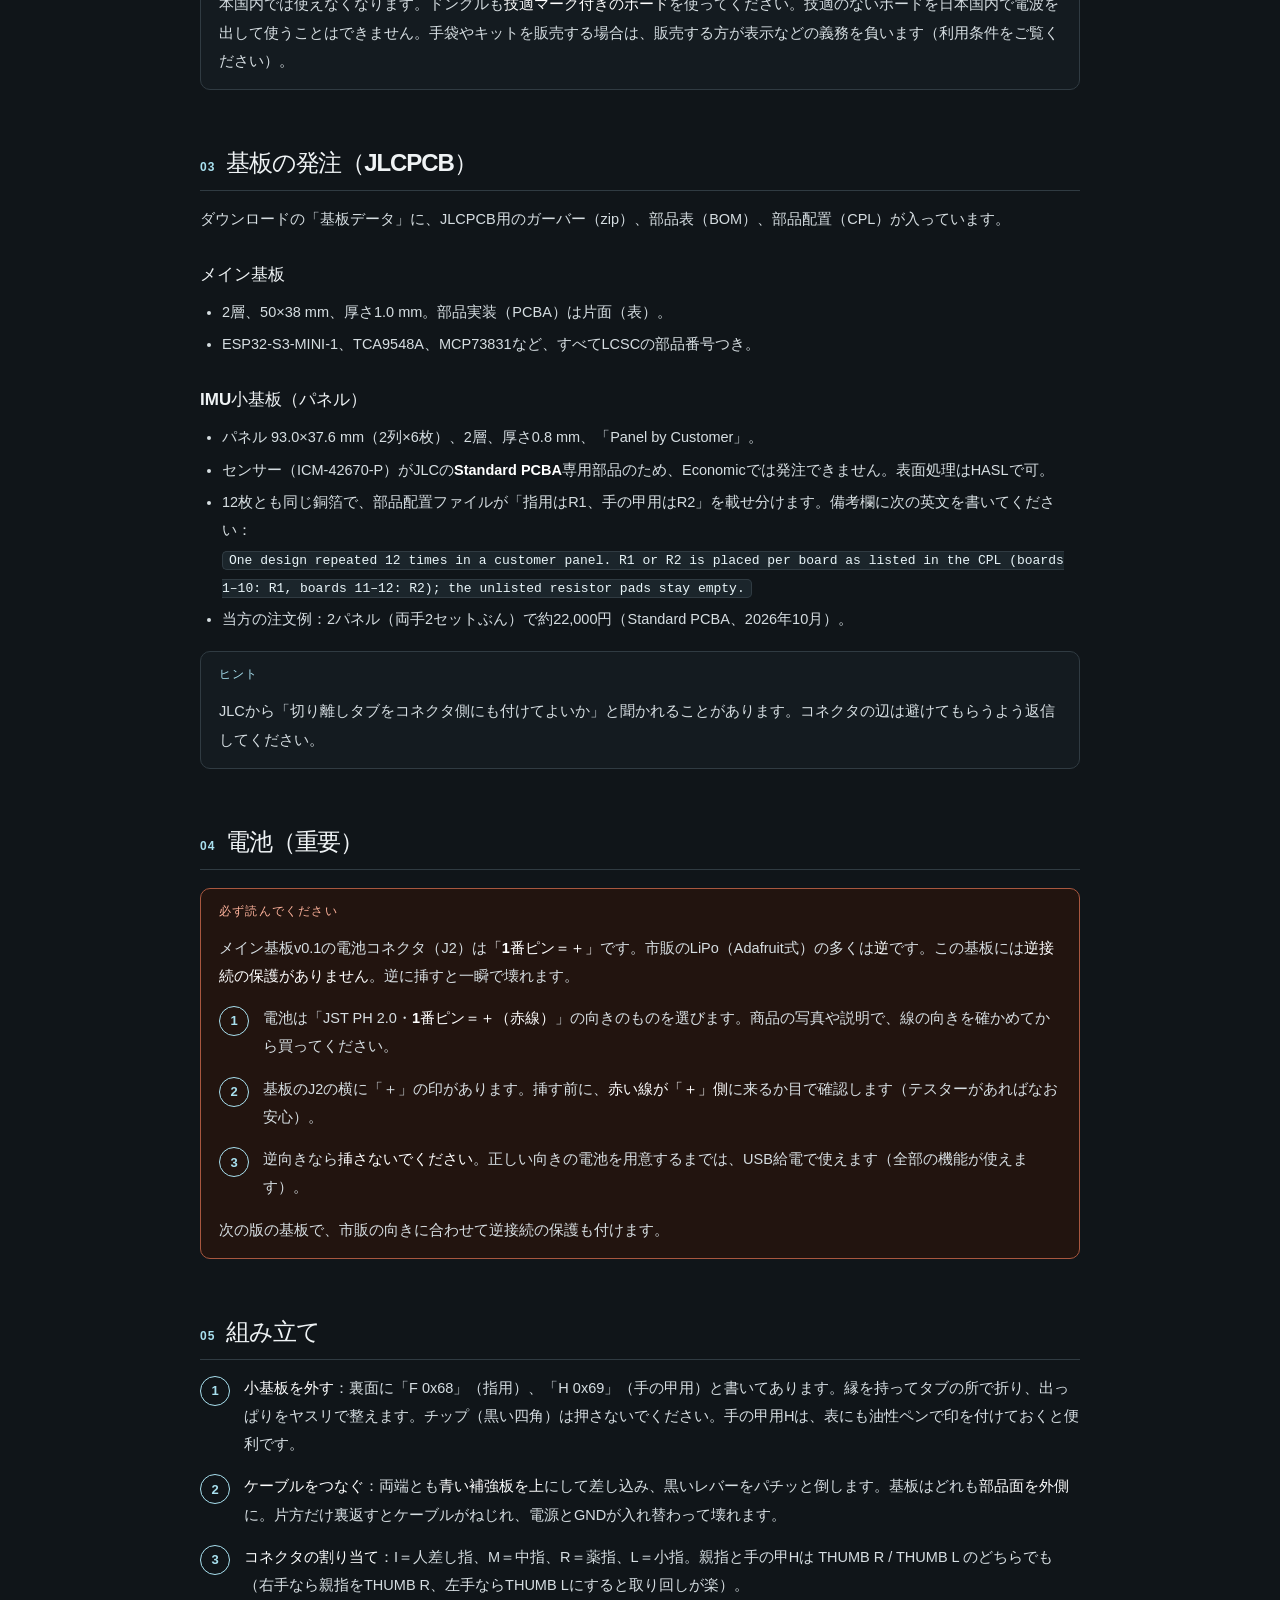
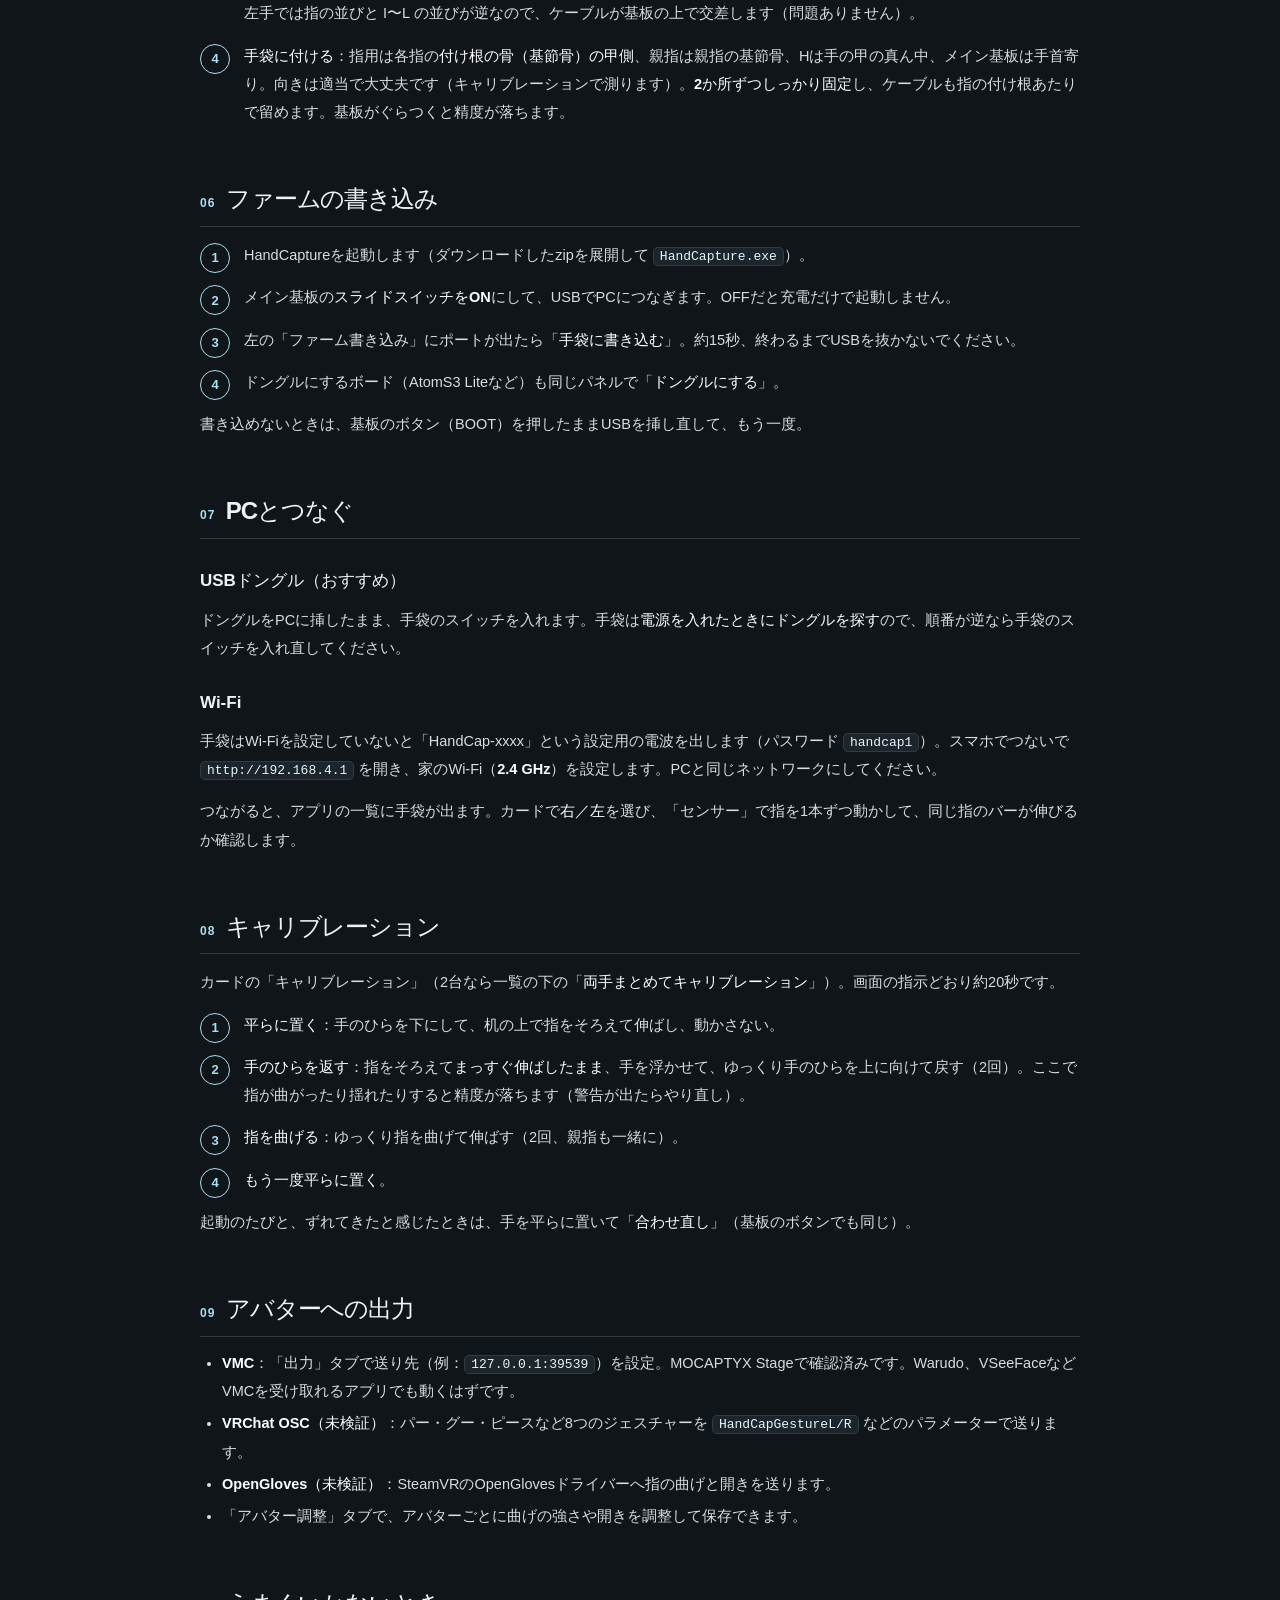
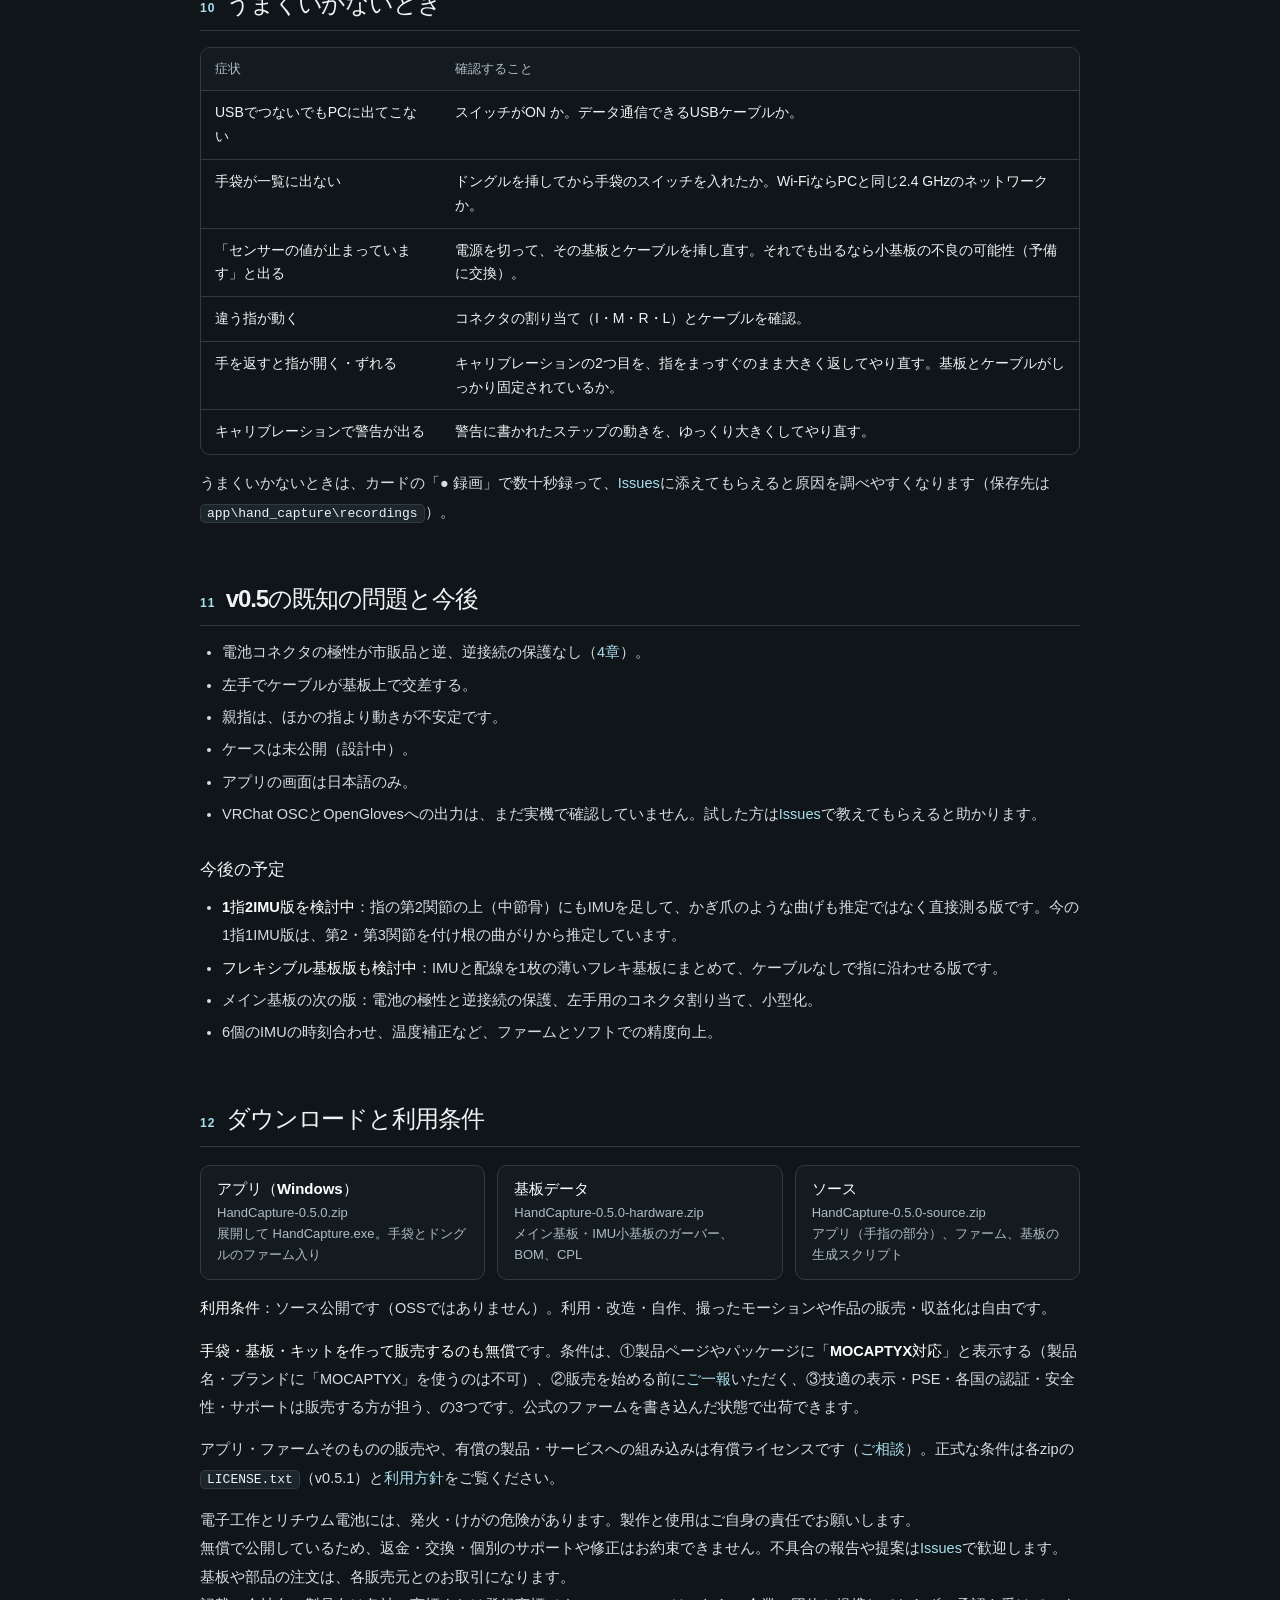
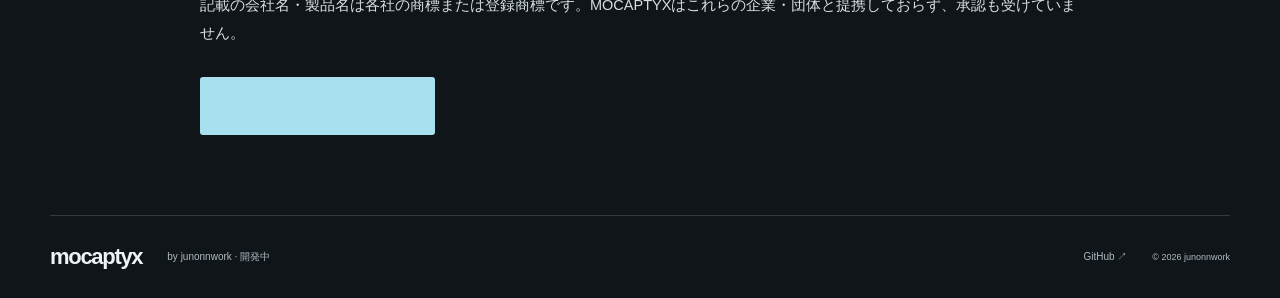
<file: docs/hand.html>
<!doctype html>
<html lang="ja">
<head>
<meta charset="utf-8"><meta name="viewport" content="width=device-width, initial-scale=1"><meta name="theme-color" content="#101519">
<title>手指オプション β — MOCAPTYX</title>
<meta name="description" content="MOCAPTYXの手指オプション HandCapture v0.5 β（1指1IMU版）。基板データ、ファーム、アプリを公開。作り方、ファームの書き込み、キャリブレーション、VMC・VRChat OSC・OpenGlovesへの出力まで。">
<link rel="canonical" href="https://junonnwork.github.io/mocaptyx/hand.html"><link rel="alternate" hreflang="ja" href="https://junonnwork.github.io/mocaptyx/hand.html"><link rel="alternate" hreflang="en" href="https://junonnwork.github.io/mocaptyx/hand-en.html">
<link rel="icon" href="assets/mark.svg" type="image/svg+xml"><link rel="stylesheet" href="motion.css?v=20261015-en"><link rel="stylesheet" href="guide.css?v=20261021">
<link rel="stylesheet" href="project.css?v=20261021">
</head>
<body>
<a class="skip" href="#main">本文へ移動</a>
<header class="wrap"><a class="brand" href="index.html"><img src="assets/mark.svg" width="30" height="30" alt="">mocaptyx</a><span class="status"><i></i> 開発中</span><div class="header-links"><a class="repo-link" href="https://github.com/junonnwork/mocaptyx">READMEを読む ↗</a><nav class="language-switch" aria-label="表示言語"><a href="hand.html" lang="ja" hreflang="ja" aria-current="page" data-language-link>日本語</a><a href="hand-en.html" lang="en" hreflang="en" data-language-link>English</a></nav></div></header>
<main id="main" class="guide wrap">
<nav class="project-nav" aria-label="プロジェクト"><a href="index.html">トップ</a><a href="hand.html" aria-current="page">手指オプション<span class="tag">β公開中</span></a><a href="camera.html">自作カメラ<span class="tag">開発中</span></a></nav>
<p class="eyebrow">HAND OPTION · BETA</p>
<h1>手指オプション<span>。</span></h1>
<p class="lead">指ごとの小さなIMU基板で、指の曲げと開きを測る手袋です。<br>基板データ・ファーム・アプリをまとめて公開します。自分で作って、自分のアバターの指を動かせます。</p>
<span class="version">HandCapture v0.5 β ・ 1指1IMU版</span>

<figure style="margin:26px 0 0"><video src="assets/hand-demo.mp4" poster="assets/hand-demo.jpg" controls muted playsinline preload="metadata" style="width:100%;border-radius:10px;border:1px solid var(--line);background:#000"></video>
<figcaption class="fine" style="margin-top:8px">手袋（試作）とHandCaptureの画面。右の青い手が、手袋で測った指の動きです（約20秒・音声なし）。</figcaption></figure>

<div class="warn"><span class="label">β版です</span><p>実際に組んで動かしている段階の版です。精度や使い勝手は、これから改善します。特に<strong>電池の極性</strong>（<a href="#battery">4章</a>）は、作る前に必ず読んでください。</p></div>

<nav class="toc" aria-label="目次"><strong>目次</strong><ol>
<li><a href="#what">できること</a></li><li><a href="#parts">用意するもの</a></li><li><a href="#order">基板の発注</a></li>
<li><a href="#battery">電池（重要）</a></li><li><a href="#build">組み立て</a></li><li><a href="#firmware">ファームの書き込み</a></li>
<li><a href="#connect">PCとつなぐ</a></li><li><a href="#calib">キャリブレーション</a></li><li><a href="#output">アバターへの出力</a></li>
<li><a href="#trouble">うまくいかないとき</a></li><li><a href="#known">v0.5の既知の問題と今後</a></li><li><a href="#download">ダウンロードと利用条件</a></li>
</ol></nav>

<section id="what"><h2><small>01</small>できること</h2>
<ul>
<li>5本の指それぞれの<strong>付け根の曲げと開き</strong>、親指の動きを測ります。第2・第3関節は、付け根の曲がりから自然な曲がり方で推定します。</li>
<li>出力：<strong>VMC</strong>（MOCAPTYX Stageで確認済み。Warudo、VSeeFaceなどにも）。<strong>VRChat OSC</strong>と<strong>OpenGloves</strong>（SteamVR）は、アプリには入っていますが<strong>まだ実機で確認していません</strong>。</li>
<li>200 Hzで測り、USBドングルかWi-FiでPCへ。両手同時に使えます。キャリブレーションも両手まとめてできます。</li>
<li>精度の目安（当方の実測）：手を返したり振ったりしている間の指の角度のブレは約2〜4°。</li>
<li>アプリからボタン1つでファームを書き込めます（開発ツールは不要）。</li>
</ul>
</section>

<section id="parts"><h2><small>02</small>用意するもの（片手ぶん）</h2>
<div class="table"><table>
<tr><th>もの</th><th>数</th><th>メモ</th></tr>
<tr><td>メイン基板 GLOVE MAIN v0.1</td><td>1</td><td>手の甲に載せる。ESP32-S3、充電回路、指のコネクタ6個。<a href="#order">発注</a>で部品実装済みにできる</td></tr>
<tr><td>IMU小基板 GLOVE IMU MINI v0.1</td><td>6</td><td>指用 F ×5、手の甲用 H ×1。1パネル＝12枚＝両手ぶん（F 10＋H 2）</td></tr>
<tr><td>FFCケーブル</td><td>6</td><td>1.0 mmピッチ・4芯・<strong>Type A</strong>（両端の青い補強板が同じ面）。指は100 mm、手の甲は50〜60 mm</td></tr>
<tr><td>リチウムポリマー電池</td><td>1</td><td>1セル3.7 V、300 mAh以上、保護回路入り、JST PH 2.0 mm。<strong>極性に注意</strong>（<a href="#battery">4章</a>）</td></tr>
<tr><td>USBドングル</td><td>1（両手で共通）</td><td><strong>技適マーク付き</strong>のESP32-S3のUSB付き小型ボード。M5Stack AtomS3 Liteで確認（ケースの側面に技適マーク）。Wi-Fiで使うならなくても可</td></tr>
<tr><td>USB-Cケーブル</td><td>1</td><td>データ通信できるもの（充電専用は不可）</td></tr>
<tr><td>手袋、両面テープ・布テープ</td><td></td><td>基板を指の上にしっかり固定できるもの</td></tr>
</table></div>
<p><img src="assets/hand-main-board.jpg" alt="メイン基板 GLOVE MAIN v0.1。上の辺に指のコネクタ I・M・R・L、左右に THUMB R / THUMB L、下に USB-C と電池コネクタ" style="width:100%;border-radius:10px;margin-top:18px"></p>
<p class="fine">メイン基板（50×38 mm）。上の辺：I＝人差し指、M＝中指、R＝薬指、L＝小指（Left ではなく Little）。左右：THUMB R / THUMB L（中でつながっていて、親指と手の甲をどちらに挿してもよい）。</p>
<div class="note"><span class="label">技適（電波法）について</span><p>メイン基板は、技適を取得済みの <strong>ESP32-S3-MINI-1</strong> モジュール（工事設計認証 <strong>R 201-230385</strong>）を、内蔵アンテナのまま使います。モジュールの改造、アンテナの変更、電波の設定（出力・チャンネルなど）を変えたファームの書き込みをすると、日本国内では使えなくなります。ドングルも<strong>技適マーク付きのボード</strong>を使ってください。技適のないボードを日本国内で電波を出して使うことはできません。手袋やキットを販売する場合は、販売する方が表示などの義務を負います（利用条件をご覧ください）。</p></div>
</section>

<section id="order"><h2><small>03</small>基板の発注（JLCPCB）</h2>
<p>ダウンロードの「基板データ」に、JLCPCB用のガーバー（zip）、部品表（BOM）、部品配置（CPL）が入っています。</p>
<h3>メイン基板</h3>
<ul><li>2層、50×38 mm、厚さ1.0 mm。部品実装（PCBA）は片面（表）。</li>
<li>ESP32-S3-MINI-1、TCA9548A、MCP73831など、すべてLCSCの部品番号つき。</li></ul>
<h3>IMU小基板（パネル）</h3>
<ul><li>パネル 93.0×37.6 mm（2列×6枚）、2層、厚さ0.8 mm、「Panel by Customer」。</li>
<li>センサー（ICM-42670-P）がJLCの<strong>Standard PCBA</strong>専用部品のため、Economicでは発注できません。表面処理はHASLで可。</li>
<li>12枚とも同じ銅箔で、部品配置ファイルが「指用はR1、手の甲用はR2」を載せ分けます。備考欄に次の英文を書いてください：<br><code>One design repeated 12 times in a customer panel. R1 or R2 is placed per board as listed in the CPL (boards 1–10: R1, boards 11–12: R2); the unlisted resistor pads stay empty.</code></li>
<li>当方の注文例：2パネル（両手2セットぶん）で約22,000円（Standard PCBA、2026年10月）。</li></ul>
<div class="tip"><span class="label">ヒント</span><p>JLCから「切り離しタブをコネクタ側にも付けてよいか」と聞かれることがあります。コネクタの辺は避けてもらうよう返信してください。</p></div>
</section>

<section id="battery"><h2><small>04</small>電池（重要）</h2>
<div class="warn"><span class="label">必ず読んでください</span>
<p>メイン基板v0.1の電池コネクタ（J2）は<strong>「1番ピン＝＋」</strong>です。市販のLiPo（Adafruit式）の多くは<strong>逆</strong>です。この基板には<strong>逆接続の保護がありません</strong>。逆に挿すと一瞬で壊れます。</p>
<ol class="steps">
<li>電池は「JST PH 2.0・<strong>1番ピン＝＋（赤線）</strong>」の向きのものを選びます。商品の写真や説明で、線の向きを確かめてから買ってください。</li>
<li>基板のJ2の横に「＋」の印があります。挿す前に、<strong>赤い線が「＋」側</strong>に来るか目で確認します（テスターがあればなお安心）。</li>
<li>逆向きなら<strong>挿さないでください</strong>。正しい向きの電池を用意するまでは、USB給電で使えます（全部の機能が使えます）。</li>
</ol>
<p>次の版の基板で、市販の向きに合わせて逆接続の保護も付けます。</p></div>
</section>

<section id="build"><h2><small>05</small>組み立て</h2>
<ol class="steps">
<li><strong>小基板を外す</strong>：裏面に「F 0x68」（指用）、「H 0x69」（手の甲用）と書いてあります。縁を持ってタブの所で折り、出っぱりをヤスリで整えます。チップ（黒い四角）は押さないでください。手の甲用Hは、表にも油性ペンで印を付けておくと便利です。</li>
<li><strong>ケーブルをつなぐ</strong>：両端とも<strong>青い補強板を上</strong>にして差し込み、黒いレバーをパチッと倒します。基板はどれも<strong>部品面を外側</strong>に。片方だけ裏返すとケーブルがねじれ、電源とGNDが入れ替わって壊れます。</li>
<li><strong>コネクタの割り当て</strong>：I＝人差し指、M＝中指、R＝薬指、L＝小指。親指と手の甲Hは THUMB R / THUMB L のどちらでも（右手なら親指をTHUMB R、左手ならTHUMB Lにすると取り回しが楽）。<br>左手では指の並びと I〜L の並びが逆なので、ケーブルが基板の上で交差します（問題ありません）。</li>
<li><strong>手袋に付ける</strong>：指用は各指の<strong>付け根の骨（基節骨）の甲側</strong>、親指は親指の基節骨、Hは手の甲の真ん中、メイン基板は手首寄り。向きは適当で大丈夫です（キャリブレーションで測ります）。<strong>2か所ずつしっかり固定</strong>し、ケーブルも指の付け根あたりで留めます。基板がぐらつくと精度が落ちます。</li>
</ol>
</section>

<section id="firmware"><h2><small>06</small>ファームの書き込み</h2>
<ol class="steps">
<li>HandCaptureを起動します（ダウンロードしたzipを展開して <code>HandCapture.exe</code>）。</li>
<li>メイン基板の<strong>スライドスイッチをON</strong>にして、USBでPCにつなぎます。OFFだと充電だけで起動しません。</li>
<li>左の「ファーム書き込み」にポートが出たら「<strong>手袋に書き込む</strong>」。約15秒、終わるまでUSBを抜かないでください。</li>
<li>ドングルにするボード（AtomS3 Liteなど）も同じパネルで「<strong>ドングルにする</strong>」。</li>
</ol>
<p>書き込めないときは、基板のボタン（BOOT）を押したままUSBを挿し直して、もう一度。</p>
</section>

<section id="connect"><h2><small>07</small>PCとつなぐ</h2>
<h3>USBドングル（おすすめ）</h3>
<p>ドングルをPCに挿したまま、手袋のスイッチを入れます。手袋は<strong>電源を入れたときにドングルを探す</strong>ので、順番が逆なら手袋のスイッチを入れ直してください。</p>
<h3>Wi-Fi</h3>
<p>手袋はWi-Fiを設定していないと「HandCap-xxxx」という設定用の電波を出します（パスワード <code>handcap1</code>）。スマホでつないで <code>http://192.168.4.1</code> を開き、家のWi-Fi（<strong>2.4 GHz</strong>）を設定します。PCと同じネットワークにしてください。</p>
<p>つながると、アプリの一覧に手袋が出ます。カードで<strong>右／左</strong>を選び、「センサー」で指を1本ずつ動かして、同じ指のバーが伸びるか確認します。</p>
</section>

<section id="calib"><h2><small>08</small>キャリブレーション</h2>
<p>カードの「キャリブレーション」（2台なら一覧の下の「<strong>両手まとめてキャリブレーション</strong>」）。画面の指示どおり約20秒です。</p>
<ol class="steps">
<li><strong>平らに置く</strong>：手のひらを下にして、机の上で指をそろえて伸ばし、動かさない。</li>
<li><strong>手のひらを返す</strong>：指をそろえて<strong>まっすぐ伸ばしたまま</strong>、手を浮かせて、ゆっくり手のひらを上に向けて戻す（2回）。ここで指が曲がったり揺れたりすると精度が落ちます（警告が出たらやり直し）。</li>
<li><strong>指を曲げる</strong>：ゆっくり指を曲げて伸ばす（2回、親指も一緒に）。</li>
<li><strong>もう一度平らに置く</strong>。</li>
</ol>
<p>起動のたびと、ずれてきたと感じたときは、手を平らに置いて「<strong>合わせ直し</strong>」（基板のボタンでも同じ）。</p>
</section>

<section id="output"><h2><small>09</small>アバターへの出力</h2>
<ul>
<li><strong>VMC</strong>：「出力」タブで送り先（例：<code>127.0.0.1:39539</code>）を設定。MOCAPTYX Stageで確認済みです。Warudo、VSeeFaceなどVMCを受け取れるアプリでも動くはずです。</li>
<li><strong>VRChat OSC（未検証）</strong>：パー・グー・ピースなど8つのジェスチャーを <code>HandCapGestureL/R</code> などのパラメーターで送ります。</li>
<li><strong>OpenGloves（未検証）</strong>：SteamVRのOpenGlovesドライバーへ指の曲げと開きを送ります。</li>
<li>「アバター調整」タブで、アバターごとに曲げの強さや開きを調整して保存できます。</li>
</ul>
</section>

<section id="trouble"><h2><small>10</small>うまくいかないとき</h2>
<div class="table"><table>
<tr><th>症状</th><th>確認すること</th></tr>
<tr><td>USBでつないでもPCに出てこない</td><td>スイッチがON か。データ通信できるUSBケーブルか。</td></tr>
<tr><td>手袋が一覧に出ない</td><td>ドングルを挿してから手袋のスイッチを入れたか。Wi-FiならPCと同じ2.4 GHzのネットワークか。</td></tr>
<tr><td>「センサーの値が止まっています」と出る</td><td>電源を切って、その基板とケーブルを挿し直す。それでも出るなら小基板の不良の可能性（予備に交換）。</td></tr>
<tr><td>違う指が動く</td><td>コネクタの割り当て（I・M・R・L）とケーブルを確認。</td></tr>
<tr><td>手を返すと指が開く・ずれる</td><td>キャリブレーションの2つ目を、指をまっすぐのまま大きく返してやり直す。基板とケーブルがしっかり固定されているか。</td></tr>
<tr><td>キャリブレーションで警告が出る</td><td>警告に書かれたステップの動きを、ゆっくり大きくしてやり直す。</td></tr>
</table></div>
<p>うまくいかないときは、カードの「● 録画」で数十秒録って、<a href="https://github.com/junonnwork/mocaptyx/issues">Issues</a>に添えてもらえると原因を調べやすくなります（保存先は <code>app\hand_capture\recordings</code>）。</p>
</section>

<section id="known"><h2><small>11</small>v0.5の既知の問題と今後</h2>
<ul>
<li>電池コネクタの極性が市販品と逆、逆接続の保護なし（<a href="#battery">4章</a>）。</li>
<li>左手でケーブルが基板上で交差する。</li>
<li>親指は、ほかの指より動きが不安定です。</li>
<li>ケースは未公開（設計中）。</li>
<li>アプリの画面は日本語のみ。</li>
<li>VRChat OSCとOpenGlovesへの出力は、まだ実機で確認していません。試した方は<a href="https://github.com/junonnwork/mocaptyx/issues">Issues</a>で教えてもらえると助かります。</li>
</ul>
<h3>今後の予定</h3>
<ul>
<li><strong>1指2IMU版を検討中</strong>：指の第2関節の上（中節骨）にもIMUを足して、かぎ爪のような曲げも推定ではなく直接測る版です。今の1指1IMU版は、第2・第3関節を付け根の曲がりから推定しています。</li>
<li><strong>フレキシブル基板版も検討中</strong>：IMUと配線を1枚の薄いフレキ基板にまとめて、ケーブルなしで指に沿わせる版です。</li>
<li>メイン基板の次の版：電池の極性と逆接続の保護、左手用のコネクタ割り当て、小型化。</li>
<li>6個のIMUの時刻合わせ、温度補正など、ファームとソフトでの精度向上。</li>
</ul>
</section>

<section id="download"><h2><small>12</small>ダウンロードと利用条件</h2>
<div class="downloads">
<a href="https://github.com/junonnwork/mocaptyx/releases/tag/hand-v0.5.0"><b>アプリ（Windows）</b><span>HandCapture-0.5.0.zip<br>展開して HandCapture.exe。手袋とドングルのファーム入り</span></a>
<a href="https://github.com/junonnwork/mocaptyx/releases/tag/hand-v0.5.0"><b>基板データ</b><span>HandCapture-0.5.0-hardware.zip<br>メイン基板・IMU小基板のガーバー、BOM、CPL</span></a>
<a href="https://github.com/junonnwork/mocaptyx/releases/tag/hand-v0.5.0"><b>ソース</b><span>HandCapture-0.5.0-source.zip<br>アプリ（手指の部分）、ファーム、基板の生成スクリプト</span></a>
</div>
<p><strong>利用条件</strong>：ソース公開です（OSSではありません）。利用・改造・自作、撮ったモーションや作品の販売・収益化は自由です。</p>
<p><strong>手袋・基板・キットを作って販売するのも無償</strong>です。条件は、①製品ページやパッケージに「<strong>MOCAPTYX対応</strong>」と表示する（製品名・ブランドに「MOCAPTYX」を使うのは不可）、②販売を始める前に<a href="mailto:junonn.work@gmail.com">ご一報</a>いただく、③技適の表示・PSE・各国の認証・安全性・サポートは販売する方が担う、の3つです。公式のファームを書き込んだ状態で出荷できます。</p>
<p>アプリ・ファームそのものの販売や、有償の製品・サービスへの組み込みは有償ライセンスです（<a href="mailto:junonn.work@gmail.com">ご相談</a>）。正式な条件は各zipの <code>LICENSE.txt</code>（v0.5.1）と<a href="licensing.html">利用方針</a>をご覧ください。</p>
<p class="fine">電子工作とリチウム電池には、発火・けがの危険があります。製作と使用はご自身の責任でお願いします。<br>無償で公開しているため、返金・交換・個別のサポートや修正はお約束できません。不具合の報告や提案は<a href="https://github.com/junonnwork/mocaptyx/issues">Issues</a>で歓迎します。基板や部品の注文は、各販売元とのお取引になります。<br>記載の会社名・製品名は各社の商標または登録商標です。MOCAPTYXはこれらの企業・団体と提携しておらず、承認も受けていません。</p>
</section>

<a class="button" href="index.html">MOCAPTYXのトップへ <span aria-hidden="true">↗</span></a>
</main>
<footer class="wrap"><a class="brand" href="index.html">mocaptyx</a><p>by junonnwork · 開発中</p><a href="https://github.com/junonnwork/mocaptyx">GitHub ↗</a><span>© 2026 junonnwork</span></footer><script src="motion.js?v=20261015-en" defer></script>
</body></html>
</file>
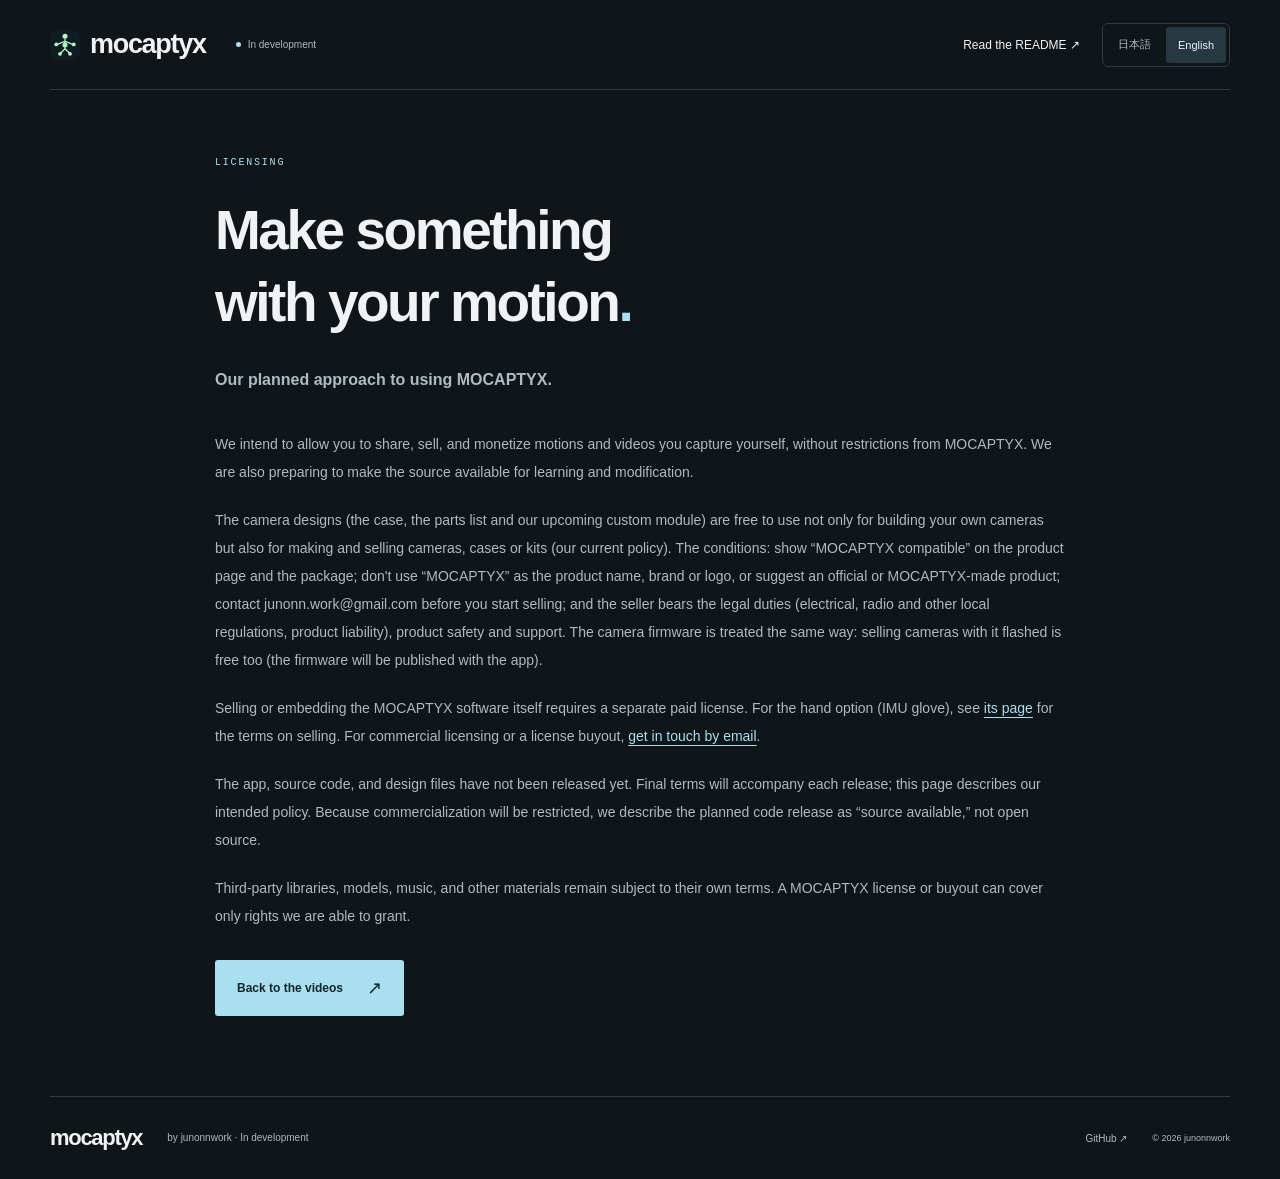
<file: docs/licensing-en.html>
<!doctype html>
<html lang="en">
<head>
<meta charset="utf-8"><meta name="viewport" content="width=device-width, initial-scale=1"><meta name="theme-color" content="#101519">
<title>Licensing — MOCAPTYX</title>
<meta name="description" content="MOCAPTYX’s planned approach to creative use, source availability, DIY cameras, and commercial licensing. Final terms will accompany each release.">
<link rel="canonical" href="https://junonnwork.github.io/mocaptyx/licensing-en.html"><link rel="alternate" hreflang="ja" href="https://junonnwork.github.io/mocaptyx/licensing.html"><link rel="alternate" hreflang="en" href="https://junonnwork.github.io/mocaptyx/licensing-en.html">
<link rel="icon" href="assets/mark.svg" type="image/svg+xml"><link rel="stylesheet" href="motion.css?v=20261015-en">
</head>
<body>
<a class="skip" href="#main">Skip to content</a>
<header class="wrap"><a class="brand" href="en.html"><img src="assets/mark.svg" width="30" height="30" alt="">mocaptyx</a><span class="status"><i></i> In development</span><div class="header-links"><a class="repo-link" href="https://github.com/junonnwork/mocaptyx/blob/main/README.en.md">Read the README ↗</a><nav class="language-switch" aria-label="Language"><a href="licensing.html" lang="ja" hreflang="ja" data-language-link>日本語</a><a href="licensing-en.html" lang="en" hreflang="en" aria-current="page" data-language-link>English</a></nav></div></header>
<main id="main" class="legal-page wrap"><p class="eyebrow">LICENSING</p><h1>Make something<br>with your motion<span>.</span></h1><p class="lead">Our planned approach to using MOCAPTYX.</p><div class="legal-copy">
<p>We intend to allow you to share, sell, and monetize motions and videos you capture yourself, without restrictions from MOCAPTYX. We are also preparing to make the source available for learning and modification.</p>
<p>The camera designs (the case, the parts list and our upcoming custom module) are free to use not only for building your own cameras but also for making and selling cameras, cases or kits (our current policy). The conditions: show “MOCAPTYX compatible” on the product page and the package; don't use “MOCAPTYX” as the product name, brand or logo, or suggest an official or MOCAPTYX-made product; contact junonn.work@gmail.com before you start selling; and the seller bears the legal duties (electrical, radio and other local regulations, product liability), product safety and support. The camera firmware is treated the same way: selling cameras with it flashed is free too (the firmware will be published with the app).</p>
<p>Selling or embedding the MOCAPTYX software itself requires a separate paid license. For the hand option (IMU glove), see <a href="hand-en.html#download">its page</a> for the terms on selling. For commercial licensing or a license buyout, <a href="mailto:junonn.work@gmail.com">get in touch by email</a>.</p>
<p>The app, source code, and design files have not been released yet. Final terms will accompany each release; this page describes our intended policy. Because commercialization will be restricted, we describe the planned code release as “source available,” not open source.</p>
<p>Third-party libraries, models, music, and other materials remain subject to their own terms. A MOCAPTYX license or buyout can cover only rights we are able to grant.</p>
</div><a class="button" href="en.html">Back to the videos <span aria-hidden="true">↗</span></a></main>
<footer class="wrap"><a class="brand" href="en.html">mocaptyx</a><p>by junonnwork · In development</p><a href="https://github.com/junonnwork/mocaptyx/blob/main/README.en.md">GitHub ↗</a><span>© 2026 junonnwork</span></footer><script src="motion.js?v=20261015-en" defer></script>
</body></html>
</file>
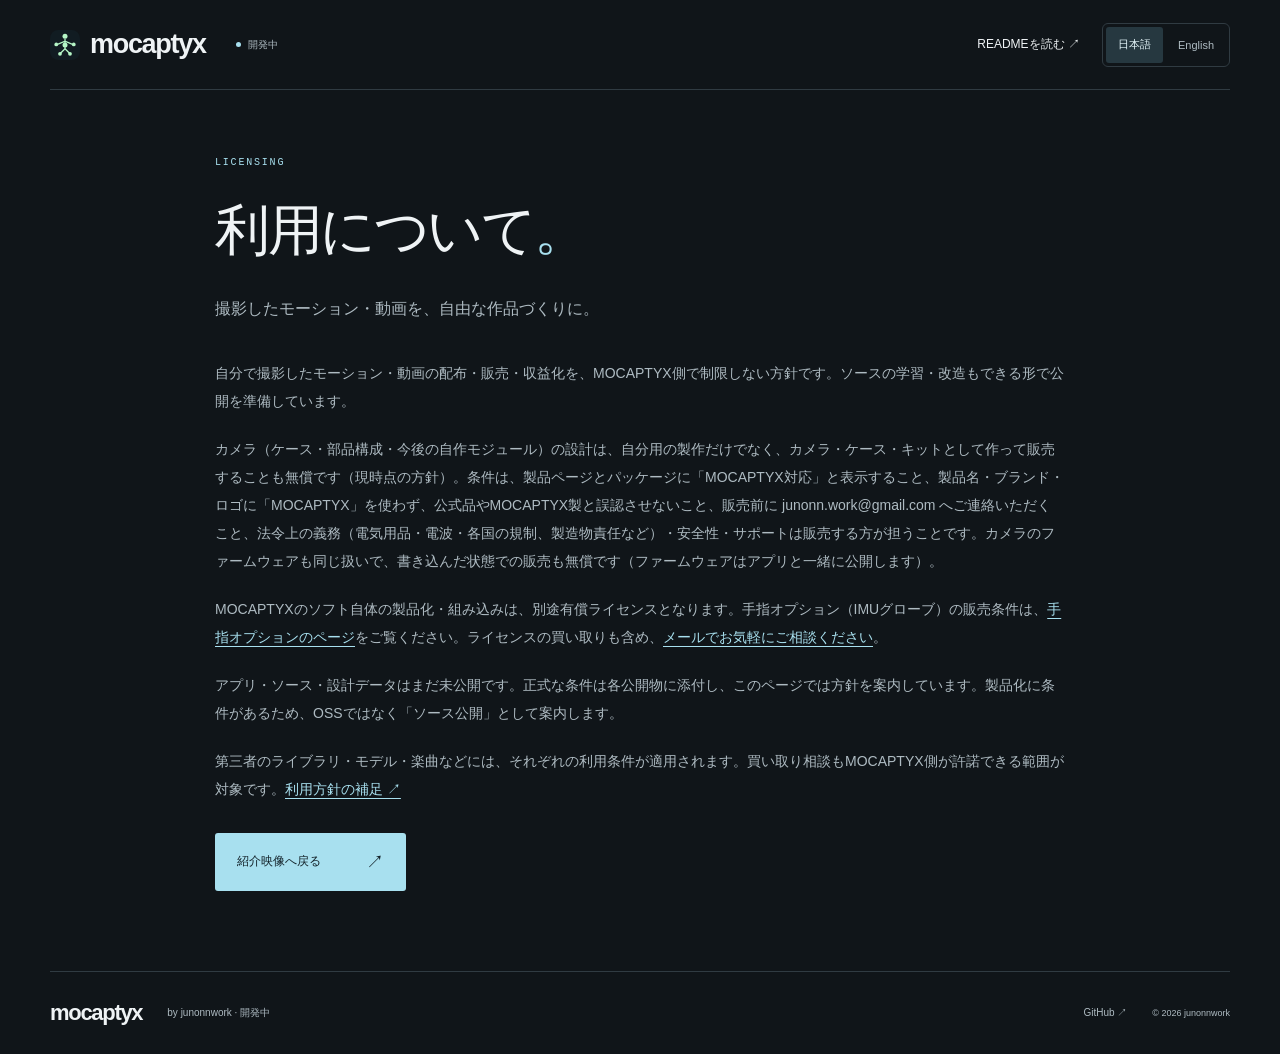
<file: docs/licensing.html>
<!doctype html>
<html lang="ja">
<head>
<meta charset="utf-8"><meta name="viewport" content="width=device-width, initial-scale=1"><meta name="theme-color" content="#101519">
<title>利用方針 — MOCAPTYX</title>
<meta name="description" content="MOCAPTYXの作品制作、ソース公開、カメラ自作、製品化の有償ライセンスについての方針。正式な条件は各公開物に添付します。">
<link rel="canonical" href="https://junonnwork.github.io/mocaptyx/licensing.html"><link rel="alternate" hreflang="ja" href="https://junonnwork.github.io/mocaptyx/licensing.html"><link rel="alternate" hreflang="en" href="https://junonnwork.github.io/mocaptyx/licensing-en.html">
<link rel="icon" href="assets/mark.svg" type="image/svg+xml"><link rel="stylesheet" href="motion.css?v=20261015-en">
</head>
<body>
<a class="skip" href="#main">本文へ移動</a>
<header class="wrap"><a class="brand" href="index.html"><img src="assets/mark.svg" width="30" height="30" alt="">mocaptyx</a><span class="status"><i></i> 開発中</span><div class="header-links"><a class="repo-link" href="https://github.com/junonnwork/mocaptyx">READMEを読む ↗</a><nav class="language-switch" aria-label="表示言語"><a href="licensing.html" lang="ja" hreflang="ja" aria-current="page" data-language-link>日本語</a><a href="licensing-en.html" lang="en" hreflang="en" data-language-link>English</a></nav></div></header>
<main id="main" class="legal-page wrap"><p class="eyebrow">LICENSING</p><h1>利用について<span>。</span></h1><p class="lead">撮影したモーション・動画を、自由な作品づくりに。</p><div class="legal-copy">
<p>自分で撮影したモーション・動画の配布・販売・収益化を、MOCAPTYX側で制限しない方針です。ソースの学習・改造もできる形で公開を準備しています。</p>
<p>カメラ（ケース・部品構成・今後の自作モジュール）の設計は、自分用の製作だけでなく、カメラ・ケース・キットとして作って販売することも無償です（現時点の方針）。条件は、製品ページとパッケージに「MOCAPTYX対応」と表示すること、製品名・ブランド・ロゴに「MOCAPTYX」を使わず、公式品やMOCAPTYX製と誤認させないこと、販売前に junonn.work@gmail.com へご連絡いただくこと、法令上の義務（電気用品・電波・各国の規制、製造物責任など）・安全性・サポートは販売する方が担うことです。カメラのファームウェアも同じ扱いで、書き込んだ状態での販売も無償です（ファームウェアはアプリと一緒に公開します）。</p>
<p>MOCAPTYXのソフト自体の製品化・組み込みは、別途有償ライセンスとなります。手指オプション（IMUグローブ）の販売条件は、<a href="hand.html#download">手指オプションのページ</a>をご覧ください。ライセンスの買い取りも含め、<a href="mailto:junonn.work@gmail.com">メールでお気軽にご相談ください</a>。</p>
<p>アプリ・ソース・設計データはまだ未公開です。正式な条件は各公開物に添付し、このページでは方針を案内しています。製品化に条件があるため、OSSではなく「ソース公開」として案内します。</p>
<p>第三者のライブラリ・モデル・楽曲などには、それぞれの利用条件が適用されます。買い取り相談もMOCAPTYX側が許諾できる範囲が対象です。<a href="https://github.com/junonnwork/mocaptyx/blob/main/LICENSING.md">利用方針の補足 ↗</a></p>
</div><a class="button" href="index.html">紹介映像へ戻る <span aria-hidden="true">↗</span></a></main>
<footer class="wrap"><a class="brand" href="index.html">mocaptyx</a><p>by junonnwork · 開発中</p><a href="https://github.com/junonnwork/mocaptyx">GitHub ↗</a><span>© 2026 junonnwork</span></footer><script src="motion.js?v=20261015-en" defer></script>
</body></html>
</file>
<file: docs/motion.css>
:root{font-family:"Segoe UI","Yu Gothic UI","Yu Gothic",Meiryo,sans-serif;background:#101519;color:#eff3f5;font-synthesis:none;--muted:#aebbc2;--line:#303b42;--accent:#a8e0ef}*{box-sizing:border-box}body{margin:0}a{color:inherit;text-decoration:none}img{display:block}video{display:block;width:100%;height:auto;background:#11171c}h1,h2,p,figure{margin:0}h1,h2{font-weight:650;letter-spacing:-.045em}p{line-height:2}a:focus-visible,video:focus-visible{outline:3px solid var(--accent);outline-offset:6px}.wrap{max-width:1180px;width:calc(100% - 96px);margin-inline:auto}.skip{position:fixed;top:-100px;padding:15px;background:var(--accent);color:#101519;z-index:10}.skip:focus{top:10px;left:10px}header{display:flex;gap:20px;align-items:center;height:90px;border-bottom:1px solid var(--line)}.brand{display:flex;align-items:center;gap:10px;font-size:27px;letter-spacing:-1.3px;font-weight:650}.status{font-size:10px;color:var(--muted);display:flex;align-items:center;gap:7px;margin-left:10px}.status i{width:5px;height:5px;background:var(--accent);border-radius:50%}.repo-link{margin-left:auto;font-size:12px}a:hover{color:var(--accent)}.hero{display:grid;grid-template-columns:1fr 1fr;gap:60px;align-items:center;padding-block:66px 76px}.eyebrow{font:10px/1.5 Consolas,monospace;letter-spacing:.18em;color:var(--accent);margin-bottom:25px}h1{font-size:clamp(42px,4.8vw,66px);line-height:1.4}h1 span{color:var(--accent)}.lead{font-size:20px;font-weight:600;margin-top:26px}.description{font-size:12px;color:var(--muted);margin-top:15px;line-height:2.2;max-width:450px}.formats{display:flex;gap:23px;font:15px Consolas,monospace;letter-spacing:.06em;margin-top:24px;color:#c9dce4}.button{display:inline-flex;align-items:center;gap:45px;background:var(--accent);color:#14232a;font-size:12px;font-weight:650;padding:17px 22px;border-radius:3px;margin-top:30px}.button:hover{background:#d0eff6;color:#14232a}.button span{font-size:18px}.release-note{font-size:10px;color:var(--muted);margin-top:20px;line-height:1.9}.motion-card{border:1px solid var(--line);background:#191f24;overflow:hidden;border-radius:7px;box-shadow:0 35px 80px #0003}.video-top{display:flex;align-items:center;justify-content:space-between;padding:16px 19px;font-size:9px;color:#c4d0d6;gap:10px}.video-top span:first-child{font-family:Consolas,monospace;letter-spacing:.12em}.motion-card video{max-height:570px;object-fit:contain}.motion-card figcaption{font-size:9px;line-height:1.9;color:var(--muted);padding:15px 18px}.comparison{padding-block:65px 80px;border-top:1px solid var(--line);display:grid;grid-template-columns:.8fr 1.6fr;gap:65px;align-items:center}h2{font-size:32px;line-height:1.5}.comparison-copy>p:not(.eyebrow){margin-top:21px;font-size:12px;color:var(--muted)}.comparison-copy>p.fine{font-size:10px;margin-top:19px;line-height:1.9}.comparison-video{border:1px solid var(--line);border-radius:6px;overflow:hidden;background:#191f24}.comparison-video figcaption{display:flex;justify-content:space-between;padding:14px 19px;font-size:10px;color:#c4d0d6}.read-more{display:flex;gap:40px;justify-content:space-between;align-items:center;border-top:1px solid var(--line);padding-block:57px 65px}.read-more h2{font-size:29px}.read-more p:not(.eyebrow){font-size:12px;color:var(--muted);margin-top:17px}.secondary{background:transparent;border:1px solid #657983;color:#e5f0f4;flex-shrink:0;margin:0}.secondary:hover{background:#202d35;color:var(--accent)}footer{display:flex;gap:25px;align-items:center;border-top:1px solid var(--line);padding-block:28px;font-size:10px;color:var(--muted)}footer .brand{font-size:22px;color:#eff3f5}footer p{margin-right:auto}footer>span{font-size:9px}@media(min-width:1500px){.hero{padding-top:80px}.hero h1{font-size:70px}}@media(max-width:1000px){.wrap{width:calc(100% - 60px)}.hero{gap:35px}.hero h1{font-size:48px}.comparison{gap:35px}.comparison h2{font-size:28px}.description{font-size:11px}.release-note{font-size:9px}}@media(max-width:700px){.wrap{width:calc(100% - 36px)}header{height:74px;gap:10px}.brand{font-size:24px}.brand img{width:27px;height:27px}.repo-link{font-size:10px}.status{margin-left:4px;font-size:9px}.hero{grid-template-columns:1fr;padding-block:43px 45px;gap:35px}.hero h1{font-size:48px;line-height:1.4}.eyebrow{font-size:9px;margin-bottom:19px}.lead{font-size:18px;margin-top:22px}.description{font-size:12px;line-height:2}.description br{display:none}.formats{font-size:14px;margin-top:20px}.button{padding:15px 20px;font-size:12px;margin-top:25px}.release-note{font-size:9px;margin-top:17px}.motion-card video{max-height:600px}.video-top{padding:14px 16px}.comparison{grid-template-columns:1fr;gap:27px;padding-block:40px 45px}.comparison h2{font-size:29px}.comparison-copy>p:not(.eyebrow){font-size:12px;margin-top:17px}.comparison-copy>p.fine{font-size:10px;max-width:430px}.comparison-video figcaption{font-size:9px}.read-more{display:block;padding-block:40px 45px}.read-more h2{font-size:27px}.read-more p:not(.eyebrow){font-size:11px}.read-more .button{margin-top:24px}footer{flex-wrap:wrap;gap:16px;padding-block:25px}footer p{flex-grow:1}footer>span{flex-basis:100%}}@media(max-width:360px){.hero h1{font-size:42px}.status{display:none}.repo-link{font-size:10px}.read-more h2{font-size:24px}}@media(prefers-reduced-motion:reduce){*{scroll-behavior:auto!important;animation:none!important;transition:none!important}}
/* Language navigation shared by the Japanese and English pages. */
.header-links{display:flex;align-items:center;gap:22px;margin-left:auto}.header-links .repo-link{margin-left:0;white-space:nowrap}.language-switch{display:flex;align-items:center;gap:3px;padding:3px;border:1px solid var(--line);border-radius:6px;font-size:11px;flex-shrink:0}.language-switch a{display:inline-flex;align-items:center;justify-content:center;min-height:36px;padding:0 12px;border-radius:3px;white-space:nowrap;color:var(--muted)}.language-switch a[aria-current="page"]{background:#263840;color:#e7f8fc}.language-switch a:hover{color:var(--accent)}html[lang="en"] .hero h1{font-size:clamp(34px,4.4vw,62px);line-height:1.18;letter-spacing:-.045em}html[lang="en"] .description{line-height:1.9}html[lang="en"] .comparison-copy>p:not(.eyebrow){line-height:1.85}html[lang="en"] .button{gap:24px}.legal-page{max-width:850px;padding-block:65px 80px}.legal-page h1{font-size:clamp(34px,5vw,55px);line-height:1.3}.legal-page h1 span{color:var(--accent)}.legal-page .lead{font-size:16px;color:var(--muted)}.legal-copy{margin-top:34px}.legal-copy p{font-size:14px;line-height:2;color:var(--muted);margin-top:20px}.legal-copy a{color:var(--accent);text-decoration:underline;text-underline-offset:4px}
@media(max-width:850px){header{flex-wrap:wrap;height:auto;min-height:90px;padding-block:16px;gap:12px}.header-links{flex-basis:100%;justify-content:space-between;margin-left:0;gap:12px}.language-switch a{min-height:40px}.status{margin-left:auto}html[lang="en"] .hero h1{font-size:clamp(36px,5vw,48px)}}
@media(max-width:700px){html[lang="en"] .hero h1{font-size:clamp(35px,9vw,54px)}.legal-page{padding-block:40px 55px}.legal-page .lead{font-size:14px}.legal-copy p{font-size:13px}.comparison-video figcaption{gap:12px;flex-wrap:wrap}.language-switch a{min-height:40px;padding-inline:12px}.read-more h2{overflow-wrap:anywhere}}
</file>
<file: docs/project.css>
/* Project pages and the top page's project cards: one nav (トップ / 手指 / カメラ) shared by every page. */
.project-nav{display:flex;gap:6px;flex-wrap:wrap;margin:0 auto;padding-top:6px}
.project-nav a{font-size:13px;color:var(--muted);text-decoration:none;border:1px solid var(--line);border-radius:999px;padding:6px 14px;background:#141b20;white-space:nowrap}
.project-nav a:hover{color:#fff;border-color:var(--accent)}
.project-nav a[aria-current="page"]{color:#101519;background:var(--accent);border-color:var(--accent);font-weight:700}
.project-nav .tag{font-size:10px;letter-spacing:.08em;margin-left:6px;opacity:.8}
.projects{padding-block:70px 30px}
.projects h2{font-size:clamp(28px,4vw,42px);line-height:1.3;margin:6px 0 0}
.projects h2 span{color:var(--accent)}
.projects .lead{color:var(--muted);font-size:15px;line-height:1.9;margin-top:10px}
.project-cards{display:grid;grid-template-columns:repeat(auto-fit,minmax(280px,1fr));gap:18px;margin-top:28px}
.project-card{display:flex;flex-direction:column;border:1px solid var(--line);border-radius:14px;overflow:hidden;background:#141b20;text-decoration:none;color:inherit;transition:border-color .2s,transform .2s}
.project-card:hover{border-color:var(--accent);transform:translateY(-2px)}
.project-card img{width:100%;aspect-ratio:16/9;object-fit:cover;display:block;background:#0b0f12}
.project-card .body{padding:18px 20px 22px;display:flex;flex-direction:column;gap:8px;flex:1}
.project-card .badge{align-self:flex-start;font-size:11px;letter-spacing:.08em;font-weight:700;border-radius:999px;padding:3px 10px;border:1px solid var(--accent);color:var(--accent)}
.project-card .badge.dev{border-color:var(--line);color:var(--muted)}
.project-card h3{margin:0;font-size:21px;color:#fff}
.project-card p{margin:0;font-size:14px;line-height:1.8;color:var(--muted)}
.project-card .more{margin-top:auto;padding-top:8px;font-size:14px;color:var(--accent);font-weight:600}
@media(prefers-reduced-motion:reduce){.project-card{transition:none}.project-card:hover{transform:none}}
@media(max-width:700px){.projects{padding-block:44px 16px}.project-nav a{font-size:12px;padding:5px 11px}}
</file>
<file: docs/guide.css>
/* Manual pages (hand.html, hand-en.html): long-form steps on top of motion.css's tokens and header/footer. */
.guide{max-width:880px;padding-block:60px 80px}
.guide h1{font-size:clamp(32px,5vw,52px);line-height:1.25;margin:6px 0 0}
.guide h1 span{color:var(--accent)}
.guide .lead{font-size:16px;color:var(--muted);line-height:1.9;margin-top:14px}
.guide .version{display:inline-block;font-size:12px;letter-spacing:.08em;color:var(--accent);border:1px solid var(--line);border-radius:999px;padding:3px 10px;margin-top:16px}
.guide nav.toc{margin-top:34px;border:1px solid var(--line);border-radius:10px;padding:16px 20px;background:#141b20}
.guide nav.toc ol{margin:6px 0 0;padding-left:20px;columns:2;column-gap:32px;font-size:14px;line-height:2}
.guide nav.toc a{color:var(--muted);text-decoration:none}
.guide nav.toc a:hover{color:var(--accent)}
.guide section{margin-top:56px;scroll-margin-top:20px}
.guide h2{font-size:24px;line-height:1.4;margin:0;padding-bottom:10px;border-bottom:1px solid var(--line)}
.guide h2 small{font-size:12px;color:var(--accent);letter-spacing:.1em;margin-right:10px;font-weight:600}
.guide h3{font-size:17px;margin:30px 0 0}
.guide p,.guide li{font-size:14.5px;line-height:1.95;color:#d6dee2}
.guide p{margin:14px 0 0}
.guide ul,.guide ol{margin:12px 0 0;padding-left:22px}
.guide li+li{margin-top:4px}
.guide a{color:var(--accent);text-underline-offset:4px}
.guide code,.guide kbd{font-family:Consolas,"Cascadia Mono",monospace;font-size:13px;background:#1b252b;border:1px solid var(--line);border-radius:5px;padding:1px 6px;color:#e8f4f8}
.guide strong{color:#fff}
.guide .table{overflow-x:auto;margin-top:16px;border:1px solid var(--line);border-radius:10px}
.guide table{border-collapse:collapse;width:100%;font-size:14px;min-width:520px}
.guide th,.guide td{text-align:left;padding:10px 14px;border-bottom:1px solid var(--line);vertical-align:top;line-height:1.7}
.guide th{background:#141b20;color:var(--muted);font-weight:600;font-size:13px}
.guide tr:last-child td{border-bottom:0}
.guide .note,.guide .warn,.guide .tip{margin-top:18px;border-radius:10px;padding:14px 18px;border:1px solid var(--line);background:#141b20}
.guide .note p:first-child,.guide .warn p:first-child,.guide .tip p:first-child{margin-top:0}
.guide .warn{border-color:#a8573f;background:#22140f}
.guide .warn .label{color:#ffb39c}
.guide .tip .label{color:var(--accent)}
.guide .label{display:block;font-size:12px;letter-spacing:.1em;font-weight:700;margin-bottom:4px}
.guide .steps{counter-reset:step;list-style:none;padding-left:0}
.guide .steps>li{counter-increment:step;position:relative;padding-left:44px;margin-top:14px}
.guide .steps>li:before{content:counter(step);position:absolute;left:0;top:2px;width:28px;height:28px;border-radius:50%;border:1px solid var(--accent);color:var(--accent);font-size:13px;display:grid;place-items:center;font-weight:700}
.guide .downloads{display:grid;grid-template-columns:repeat(auto-fit,minmax(230px,1fr));gap:12px;margin-top:18px}
.guide .downloads a{display:block;border:1px solid var(--line);border-radius:10px;padding:14px 16px;text-decoration:none;background:#141b20}
.guide .downloads a:hover{border-color:var(--accent)}
.guide .downloads b{display:block;color:#fff;font-size:15px}
.guide .downloads span{display:block;color:var(--muted);font-size:13px;margin-top:4px;line-height:1.6}
@media(max-width:700px){
  .guide{padding-block:36px 56px}
  .guide nav.toc ol{columns:1}
  .guide p,.guide li{font-size:14px}
  .guide .steps>li{padding-left:38px}
}
</file>
